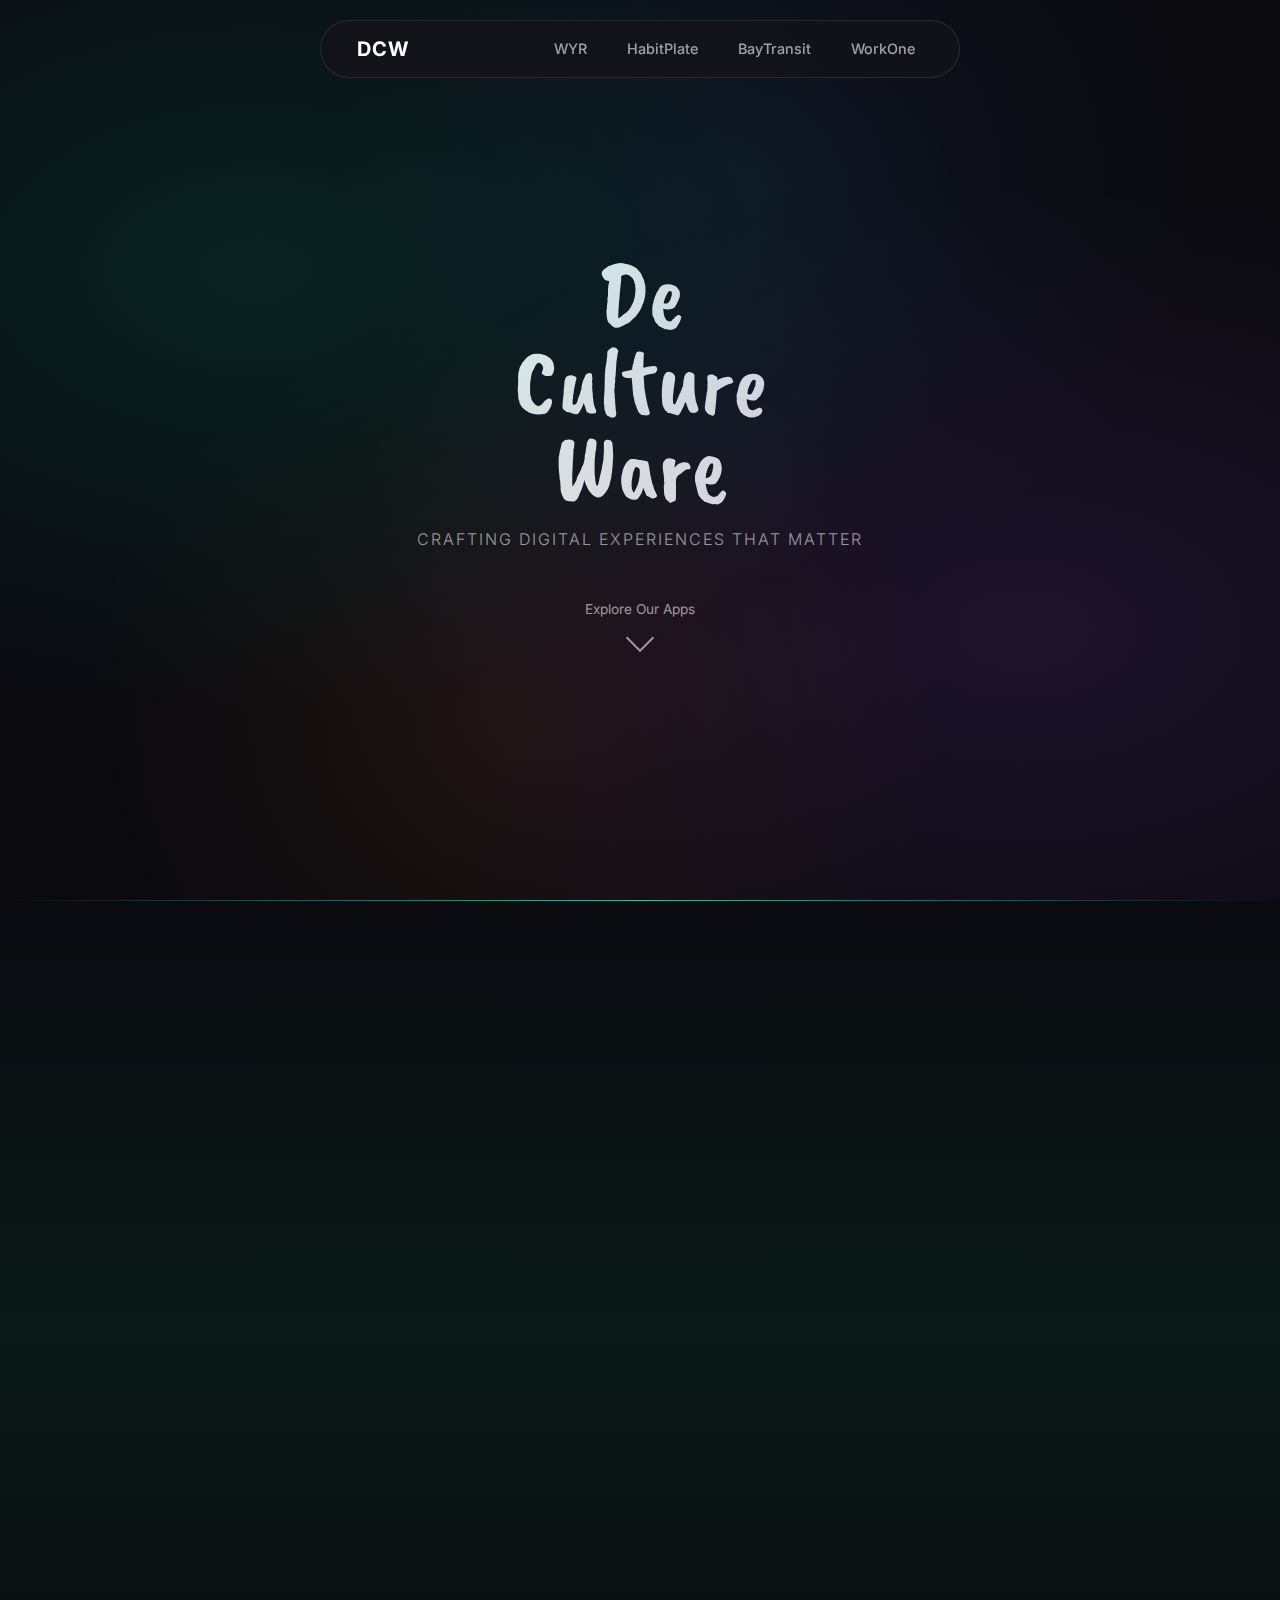
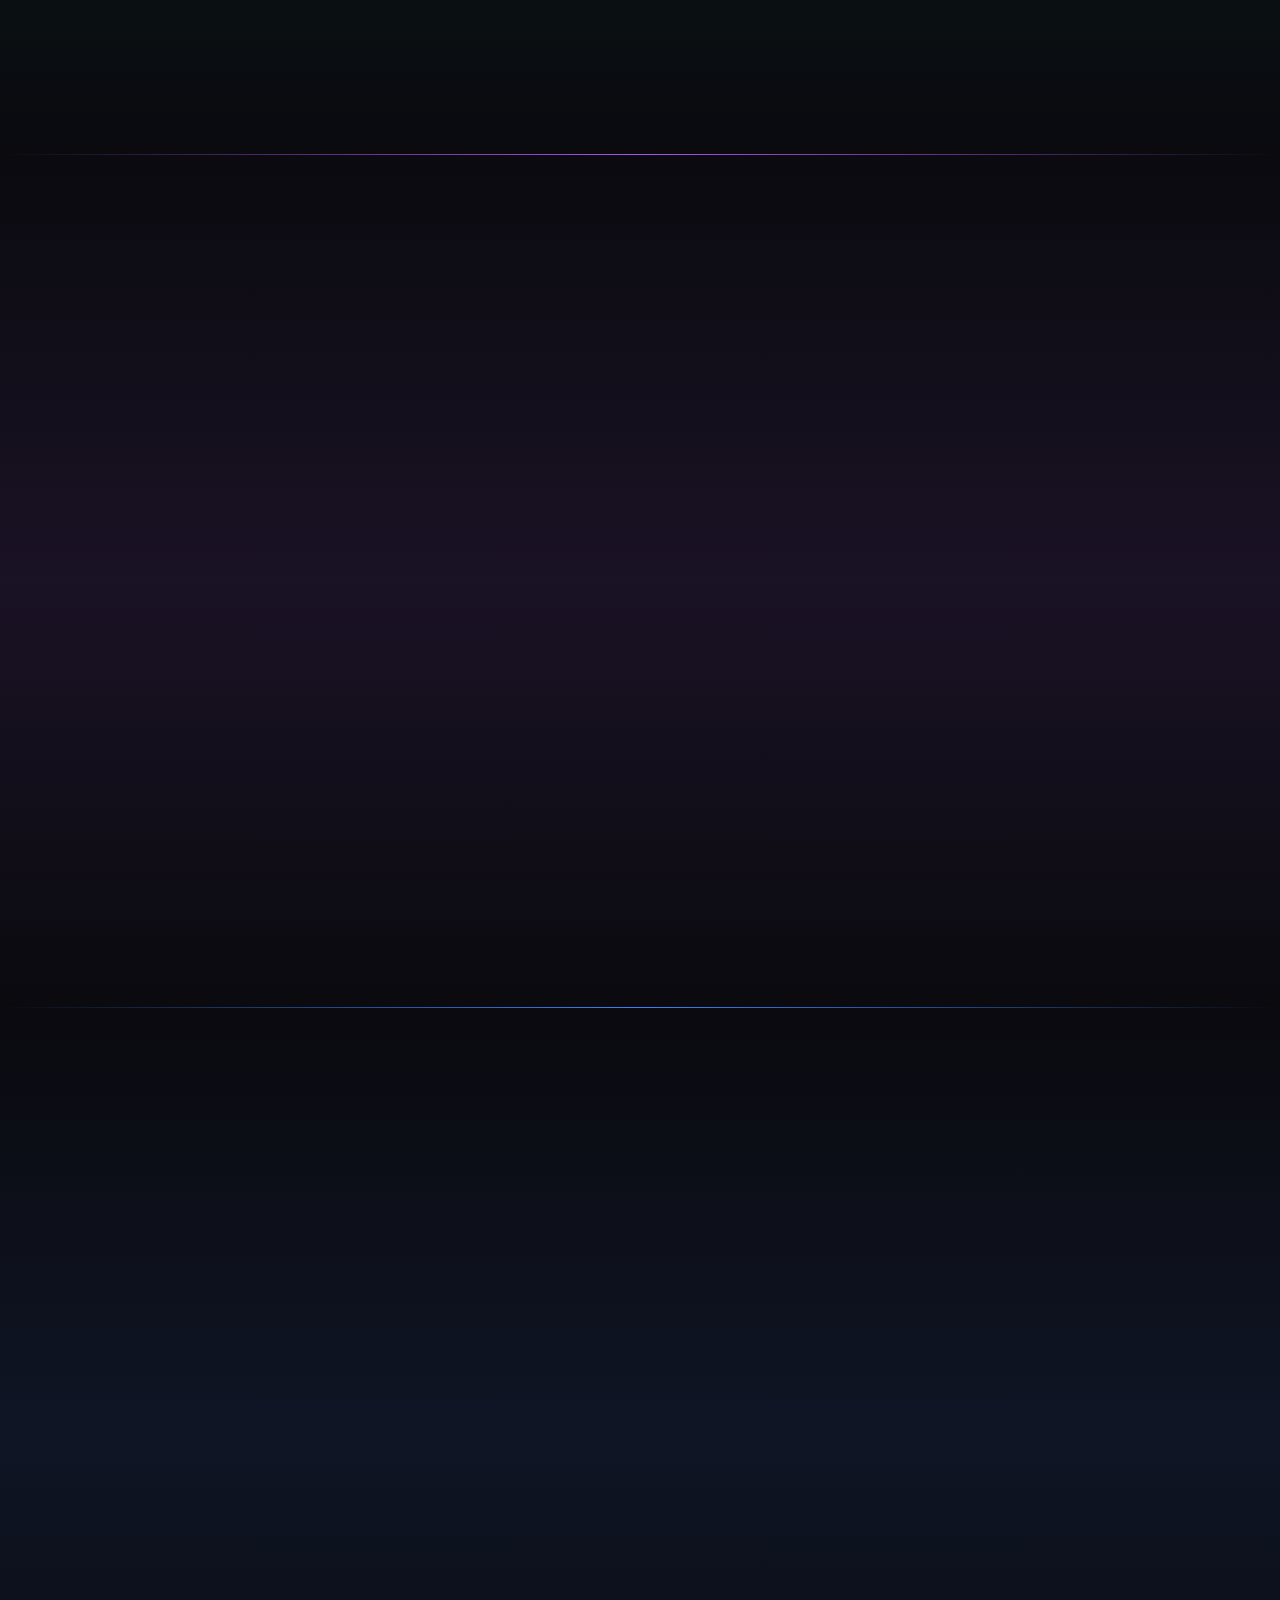
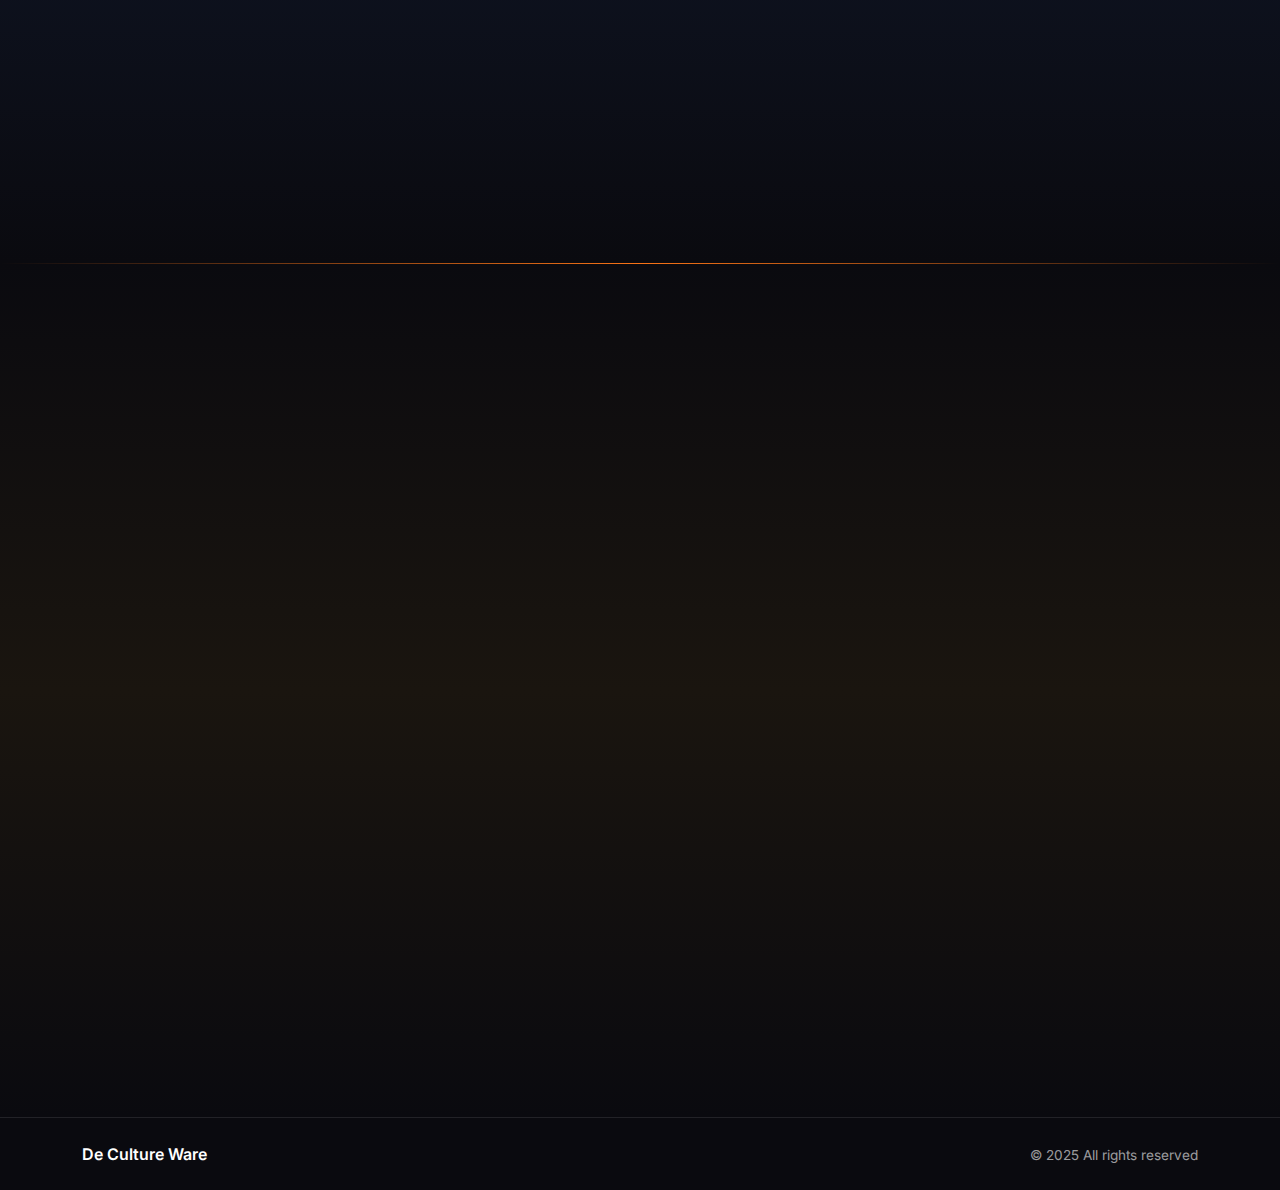
<file: index.html>
<!DOCTYPE html>
<html lang="en">
<head>
    <meta charset="UTF-8">
    <meta name="viewport" content="width=device-width, initial-scale=1.0">
    <title>De Culture Ware</title>
    <!-- Bootstrap CSS -->
    <link href="https://cdn.jsdelivr.net/npm/bootstrap@5.3.2/dist/css/bootstrap.min.css" rel="stylesheet">
    <!-- Google Fonts -->
    <link rel="preconnect" href="https://fonts.googleapis.com">
    <link rel="preconnect" href="https://fonts.gstatic.com" crossorigin>
    <link href="https://fonts.googleapis.com/css2?family=Caveat+Brush&family=Inter:wght@300;400;500;600;700&display=swap" rel="stylesheet">
    <!-- Custom CSS -->
    <link rel="stylesheet" href="style.css">
</head>
<body data-bs-spy="scroll" data-bs-target="#mainNav">

    <!-- Navigation -->
    <nav id="mainNav" class="navbar navbar-expand-lg navbar-dark fixed-top floating-nav">
        <div class="container-fluid">
            <a class="navbar-brand" href="#hero">DCW</a>
            <button class="navbar-toggler border-0" type="button" data-bs-toggle="collapse" data-bs-target="#navbarNav">
                <span class="navbar-toggler-icon"></span>
            </button>
            <div class="collapse navbar-collapse" id="navbarNav">
                <ul class="navbar-nav ms-auto gap-2 gap-md-4">
                    <li class="nav-item"><a class="nav-link" href="#wyr">WYR</a></li>
                    <li class="nav-item"><a class="nav-link" href="#habitplate">HabitPlate</a></li>
                    <li class="nav-item"><a class="nav-link" href="#baytransit">BayTransit</a></li>
                    <li class="nav-item"><a class="nav-link" href="#workone">WorkOne</a></li>
                </ul>
            </div>
        </div>
    </nav>

    <!-- Hero Section -->
    <section id="hero" class="hero-section d-flex align-items-center justify-content-center min-vh-100">
        <div class="container text-center">
            <h1 class="brand-title mb-3">
                <span class="word d-block" data-original="De" data-hover="Design">De</span>
                <span class="word d-block" data-original="Culture" data-hover="Culture">Culture</span>
                <span class="word d-block" data-original="Ware" data-hover="Software">Ware</span>
            </h1>
            <p class="tagline text-uppercase mb-5">Crafting digital experiences that matter</p>
            <div class="scroll-indicator">
                <span class="d-block mb-2">Explore Our Apps</span>
                <div class="scroll-arrow mx-auto"></div>
            </div>
        </div>
        <div class="hero-bg"></div>
    </section>

    <!-- WYR Section -->
    <section id="wyr" class="app-section wyr-theme py-5">
        <div class="container py-lg-5">
            <div class="row align-items-center g-4 g-lg-5">
                <div class="col-lg-6">
                    <span class="badge app-badge teal mb-3">Running App</span>
                    <h2 class="app-title mb-3">Where You Run</h2>
                    <p class="app-description mb-4">Track your running routes and stats with precision. Visualize your journey, analyze your performance, and push your limits.</p>
                    <a href="https://apps.apple.com/us/app/where-you-run/id6754036352" target="_blank" class="btn btn-app teal">
                        <svg class="me-2" width="20" height="20" viewBox="0 0 24 24" fill="currentColor"><path d="M18.71 19.5c-.83 1.24-1.71 2.45-3.05 2.47-1.34.03-1.77-.79-3.29-.79-1.53 0-2 .77-3.27.82-1.31.05-2.3-1.32-3.14-2.53C4.25 17 2.94 12.45 4.7 9.39c.87-1.52 2.43-2.48 4.12-2.51 1.28-.02 2.5.87 3.29.87.78 0 2.26-1.07 3.81-.91.65.03 2.47.26 3.64 1.98-.09.06-2.17 1.28-2.15 3.81.03 3.02 2.65 4.03 2.68 4.04-.03.07-.42 1.44-1.38 2.83M13 3.5c.73-.83 1.94-1.46 2.94-1.5.13 1.17-.34 2.35-1.04 3.19-.69.85-1.83 1.51-2.95 1.42-.15-1.15.41-2.35 1.05-3.11z"/></svg>
                        Download on App Store
                    </a>
                </div>
                <div class="col-lg-6">
                    <div class="gallery-wrapper">
                        <div class="gallery-track" id="wyr-gallery">
                            <img src="wyr/images/WYR-0.jpg" alt="WYR Screenshot" class="gallery-img">
                            <img src="wyr/images/WYR-1.jpg" alt="WYR Screenshot" class="gallery-img">
                            <img src="wyr/images/WYR-2.jpg" alt="WYR Screenshot" class="gallery-img">
                            <img src="wyr/images/WYR-3.jpg" alt="WYR Screenshot" class="gallery-img">
                            <img src="wyr/images/WYR-4.jpg" alt="WYR Screenshot" class="gallery-img">
                            <img src="wyr/images/WYR-5.jpg" alt="WYR Screenshot" class="gallery-img">
                        </div>
                        <div class="gallery-controls mt-3">
                            <button class="btn btn-gallery me-2" onclick="scrollGallery('wyr-gallery', -1)">
                                <svg width="20" height="20" viewBox="0 0 24 24" fill="none" stroke="currentColor" stroke-width="2"><path d="M15 18l-6-6 6-6"/></svg>
                            </button>
                            <button class="btn btn-gallery" onclick="scrollGallery('wyr-gallery', 1)">
                                <svg width="20" height="20" viewBox="0 0 24 24" fill="none" stroke="currentColor" stroke-width="2"><path d="M9 18l6-6-6-6"/></svg>
                            </button>
                        </div>
                    </div>
                </div>
            </div>
            <div class="row mt-5">
                <div class="col-12">
                    <div class="app-links d-flex justify-content-center gap-4 pt-4">
                        <a href="wyr/privacy.html">Privacy Policy</a>
                        <a href="wyr/terms.html">Terms & Conditions</a>
                        <a href="wyr/contact.html">Contact</a>
                    </div>
                </div>
            </div>
        </div>
    </section>

    <!-- HabitPlate Section -->
    <section id="habitplate" class="app-section habitplate-theme py-5">
        <div class="container py-lg-5">
            <div class="row align-items-center g-4 g-lg-5">
                <div class="col-lg-6 order-lg-2">
                    <span class="badge app-badge purple mb-3">Habit Tracker</span>
                    <h2 class="app-title mb-3">HabitPlate</h2>
                    <p class="app-description mb-4">Track your habits, transform your life. Build lasting routines with beautiful visualizations and smart reminders.</p>
                    <a href="https://apps.apple.com/us/app/habitplate/id6753604162" target="_blank" class="btn btn-app purple">
                        <svg class="me-2" width="20" height="20" viewBox="0 0 24 24" fill="currentColor"><path d="M18.71 19.5c-.83 1.24-1.71 2.45-3.05 2.47-1.34.03-1.77-.79-3.29-.79-1.53 0-2 .77-3.27.82-1.31.05-2.3-1.32-3.14-2.53C4.25 17 2.94 12.45 4.7 9.39c.87-1.52 2.43-2.48 4.12-2.51 1.28-.02 2.5.87 3.29.87.78 0 2.26-1.07 3.81-.91.65.03 2.47.26 3.64 1.98-.09.06-2.17 1.28-2.15 3.81.03 3.02 2.65 4.03 2.68 4.04-.03.07-.42 1.44-1.38 2.83M13 3.5c.73-.83 1.94-1.46 2.94-1.5.13 1.17-.34 2.35-1.04 3.19-.69.85-1.83 1.51-2.95 1.42-.15-1.15.41-2.35 1.05-3.11z"/></svg>
                        Download on App Store
                    </a>
                </div>
                <div class="col-lg-6 order-lg-1">
                    <div class="gallery-wrapper">
                        <div class="gallery-track" id="habitplate-gallery">
                            <img src="habitplate/images/AppStore-1.jpg" alt="HabitPlate Screenshot" class="gallery-img">
                            <img src="habitplate/images/AppStore-2.jpg" alt="HabitPlate Screenshot" class="gallery-img">
                            <img src="habitplate/images/AppStore-3.jpg" alt="HabitPlate Screenshot" class="gallery-img">
                            <img src="habitplate/images/AppStore-4.jpg" alt="HabitPlate Screenshot" class="gallery-img">
                            <img src="habitplate/images/AppStore-5.jpg" alt="HabitPlate Screenshot" class="gallery-img">
                        </div>
                        <div class="gallery-controls mt-3">
                            <button class="btn btn-gallery me-2" onclick="scrollGallery('habitplate-gallery', -1)">
                                <svg width="20" height="20" viewBox="0 0 24 24" fill="none" stroke="currentColor" stroke-width="2"><path d="M15 18l-6-6 6-6"/></svg>
                            </button>
                            <button class="btn btn-gallery" onclick="scrollGallery('habitplate-gallery', 1)">
                                <svg width="20" height="20" viewBox="0 0 24 24" fill="none" stroke="currentColor" stroke-width="2"><path d="M9 18l6-6-6-6"/></svg>
                            </button>
                        </div>
                    </div>
                </div>
            </div>
            <div class="row mt-5">
                <div class="col-12">
                    <div class="app-links d-flex justify-content-center gap-4 pt-4">
                        <a href="habitplate/privacy.html">Privacy Policy</a>
                        <a href="habitplate/terms.html">Terms & Conditions</a>
                        <a href="habitplate/contact.html">Contact</a>
                    </div>
                </div>
            </div>
        </div>
    </section>

    <!-- BayTransit Section -->
    <section id="baytransit" class="app-section baytransit-theme py-5">
        <div class="container py-lg-5">
            <div class="row align-items-center g-4 g-lg-5">
                <div class="col-lg-6">
                    <span class="badge app-badge blue mb-3">Transit App</span>
                    <h2 class="app-title mb-3">BayTransit</h2>
                    <p class="app-description mb-4">Smart transit tracking for the Bay Area. Real-time arrivals, trip planning, and service alerts all in one beautiful interface.</p>
                    <a href="https://apps.apple.com/us/app/bay-transit/id1644622451" target="_blank" class="btn btn-app blue">
                        <svg class="me-2" width="20" height="20" viewBox="0 0 24 24" fill="currentColor"><path d="M18.71 19.5c-.83 1.24-1.71 2.45-3.05 2.47-1.34.03-1.77-.79-3.29-.79-1.53 0-2 .77-3.27.82-1.31.05-2.3-1.32-3.14-2.53C4.25 17 2.94 12.45 4.7 9.39c.87-1.52 2.43-2.48 4.12-2.51 1.28-.02 2.5.87 3.29.87.78 0 2.26-1.07 3.81-.91.65.03 2.47.26 3.64 1.98-.09.06-2.17 1.28-2.15 3.81.03 3.02 2.65 4.03 2.68 4.04-.03.07-.42 1.44-1.38 2.83M13 3.5c.73-.83 1.94-1.46 2.94-1.5.13 1.17-.34 2.35-1.04 3.19-.69.85-1.83 1.51-2.95 1.42-.15-1.15.41-2.35 1.05-3.11z"/></svg>
                        Download on App Store
                    </a>
                </div>
                <div class="col-lg-6">
                    <div class="gallery-wrapper">
                        <div class="gallery-track" id="baytransit-gallery">
                            <img src="baytransit/images/AppStore-1.png" alt="BayTransit Screenshot" class="gallery-img">
                            <img src="baytransit/images/AppStore-2.png" alt="BayTransit Screenshot" class="gallery-img">
                            <img src="baytransit/images/AppStore-3.png" alt="BayTransit Screenshot" class="gallery-img">
                            <img src="baytransit/images/AppStore-4.png" alt="BayTransit Screenshot" class="gallery-img">
                            <img src="baytransit/images/AppStore-5.png" alt="BayTransit Screenshot" class="gallery-img">
                        </div>
                        <div class="gallery-controls mt-3">
                            <button class="btn btn-gallery me-2" onclick="scrollGallery('baytransit-gallery', -1)">
                                <svg width="20" height="20" viewBox="0 0 24 24" fill="none" stroke="currentColor" stroke-width="2"><path d="M15 18l-6-6 6-6"/></svg>
                            </button>
                            <button class="btn btn-gallery" onclick="scrollGallery('baytransit-gallery', 1)">
                                <svg width="20" height="20" viewBox="0 0 24 24" fill="none" stroke="currentColor" stroke-width="2"><path d="M9 18l6-6-6-6"/></svg>
                            </button>
                        </div>
                    </div>
                </div>
            </div>
            <div class="row mt-5">
                <div class="col-12">
                    <div class="app-links d-flex justify-content-center gap-4 pt-4">
                        <a href="baytransit/privacy.html">Privacy Policy</a>
                        <a href="baytransit/terms.html">Terms & Conditions</a>
                        <a href="baytransit/contact.html">Contact</a>
                    </div>
                </div>
            </div>
        </div>
    </section>

    <!-- WorkOne Section -->
    <section id="workone" class="app-section workone-theme py-5">
        <div class="container py-lg-5">
            <div class="row align-items-center g-4 g-lg-5">
                <div class="col-lg-6 order-lg-2">
                    <span class="badge app-badge orange mb-3">Productivity</span>
                    <h2 class="app-title mb-3">WorkOne</h2>
                    <p class="app-description mb-4">Productivity reimagined. Streamline your workflow, manage tasks effortlessly, and achieve more with less effort.</p>
                    <a href="https://apps.apple.com/us/app/workone/id6502869186" target="_blank" class="btn btn-app orange">
                        <svg class="me-2" width="20" height="20" viewBox="0 0 24 24" fill="currentColor"><path d="M18.71 19.5c-.83 1.24-1.71 2.45-3.05 2.47-1.34.03-1.77-.79-3.29-.79-1.53 0-2 .77-3.27.82-1.31.05-2.3-1.32-3.14-2.53C4.25 17 2.94 12.45 4.7 9.39c.87-1.52 2.43-2.48 4.12-2.51 1.28-.02 2.5.87 3.29.87.78 0 2.26-1.07 3.81-.91.65.03 2.47.26 3.64 1.98-.09.06-2.17 1.28-2.15 3.81.03 3.02 2.65 4.03 2.68 4.04-.03.07-.42 1.44-1.38 2.83M13 3.5c.73-.83 1.94-1.46 2.94-1.5.13 1.17-.34 2.35-1.04 3.19-.69.85-1.83 1.51-2.95 1.42-.15-1.15.41-2.35 1.05-3.11z"/></svg>
                        Download on App Store
                    </a>
                </div>
                <div class="col-lg-6 order-lg-1">
                    <div class="gallery-wrapper">
                        <div class="gallery-track" id="workone-gallery">
                            <img src="workone/images/AppStore-1.png" alt="WorkOne Screenshot" class="gallery-img">
                            <img src="workone/images/AppStore-2.png" alt="WorkOne Screenshot" class="gallery-img">
                            <img src="workone/images/AppStore-3.png" alt="WorkOne Screenshot" class="gallery-img">
                            <img src="workone/images/AppStore-4.png" alt="WorkOne Screenshot" class="gallery-img">
                            <img src="workone/images/AppStore-5.png" alt="WorkOne Screenshot" class="gallery-img">
                            <img src="workone/images/AppStore-6.png" alt="WorkOne Screenshot" class="gallery-img">
                        </div>
                        <div class="gallery-controls mt-3">
                            <button class="btn btn-gallery me-2" onclick="scrollGallery('workone-gallery', -1)">
                                <svg width="20" height="20" viewBox="0 0 24 24" fill="none" stroke="currentColor" stroke-width="2"><path d="M15 18l-6-6 6-6"/></svg>
                            </button>
                            <button class="btn btn-gallery" onclick="scrollGallery('workone-gallery', 1)">
                                <svg width="20" height="20" viewBox="0 0 24 24" fill="none" stroke="currentColor" stroke-width="2"><path d="M9 18l6-6-6-6"/></svg>
                            </button>
                        </div>
                    </div>
                </div>
            </div>
            <div class="row mt-5">
                <div class="col-12">
                    <div class="app-links d-flex justify-content-center gap-4 pt-4">
                        <a href="workone/privacy.html">Privacy Policy</a>
                        <a href="workone/terms.html">Terms & Conditions</a>
                        <a href="workone/contact.html">Contact</a>
                    </div>
                </div>
            </div>
        </div>
    </section>

    <!-- Footer -->
    <footer class="footer py-4">
        <div class="container">
            <div class="row align-items-center">
                <div class="col-md-6 text-center text-md-start">
                    <span class="footer-brand">De Culture Ware</span>
                </div>
                <div class="col-md-6 text-center text-md-end mt-2 mt-md-0">
                    <span class="footer-copy">&copy; 2025 All rights reserved</span>
                </div>
            </div>
        </div>
    </footer>

    <!-- Bootstrap JS -->
    <script src="https://cdn.jsdelivr.net/npm/bootstrap@5.3.2/dist/js/bootstrap.bundle.min.js"></script>
    <!-- Custom JS -->
    <script src="script.js"></script>
</body>
</html>
</file>
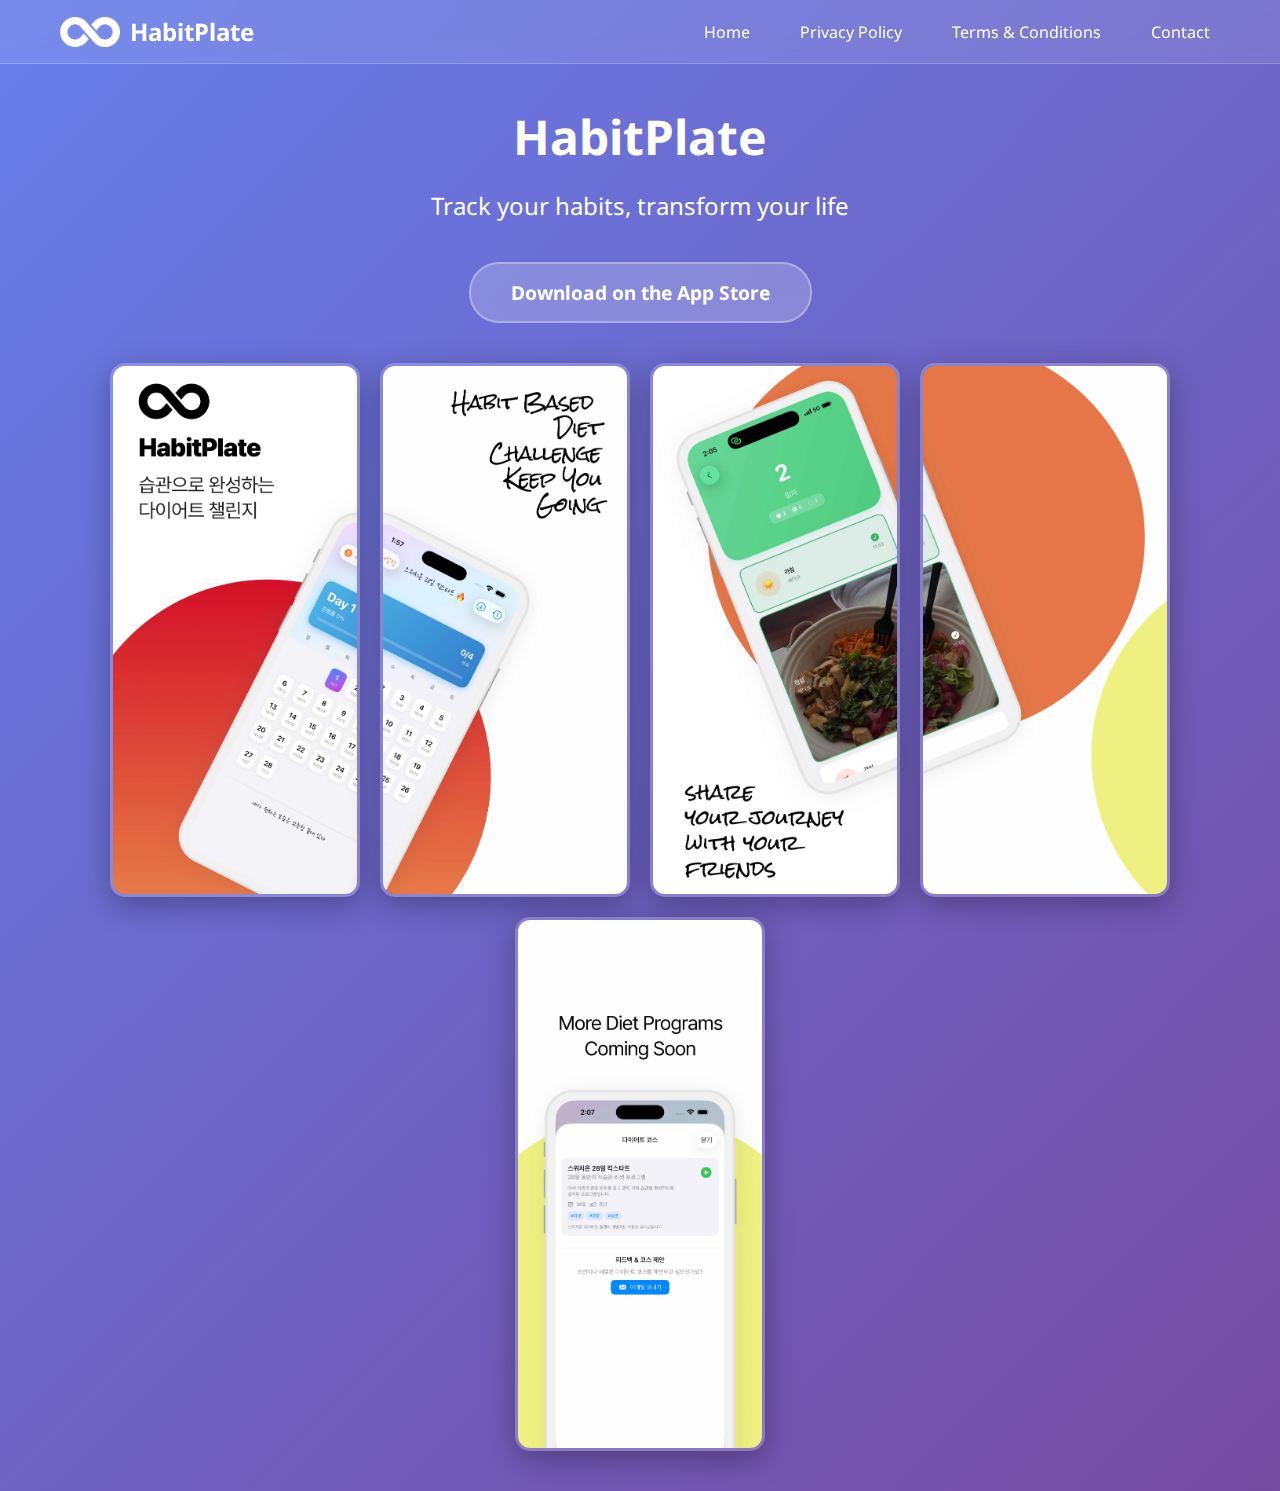
<file: habitplate/index.html>
<!DOCTYPE html>
<html lang="en">
<head>
    <meta charset="UTF-8">
    <meta name="viewport" content="width=device-width, initial-scale=1.0">
    <title>Habitplate</title>
    <link rel="preconnect" href="https://fonts.googleapis.com">
    <link rel="preconnect" href="https://fonts.gstatic.com" crossorigin>
    <link href="https://fonts.googleapis.com/css2?family=Noto+Sans:wght@400;700&display=swap" rel="stylesheet">
    <link rel="stylesheet" href="style.css">
</head>
<body>
    <nav class="toolbar">
        <div class="toolbar-content">
            <div class="logo">
                <img src="images/infinity-white.png" alt="HabitPlate Logo" class="logo-img">
                <span>HabitPlate</span>
            </div>
            <ul class="nav-links">
                <li><a href="index.html">Home</a></li>
                <li><a href="privacy.html">Privacy Policy</a></li>
                <li><a href="terms.html">Terms & Conditions</a></li>
                <li><a href="contact.html">Contact</a></li>
            </ul>
        </div>
    </nav>
    <div class="container">
        <h1>HabitPlate</h1>
            <span class="accent-dot"></span>
        <p>Track your habits, transform your life</p>

        <a href="https://apps.apple.com/us/app/habitplate/id6753604162" target="_blank" class="download-btn">
            Download on the App Store
        </a>

        <div class="gallery">
            <img src="images/AppStore-1.jpg" alt="Screenshot 1" class="screenshot">
            <img src="images/AppStore-2.jpg" alt="Screenshot 2" class="screenshot">
            <img src="images/AppStore-3.jpg" alt="Screenshot 3" class="screenshot">
            <img src="images/AppStore-4.jpg" alt="Screenshot 4" class="screenshot">
            <img src="images/AppStore-5.jpg" alt="Screenshot 5" class="screenshot">
        </div>
    </div>
    <script src="script.js"></script>
</body>
</html>
</file>
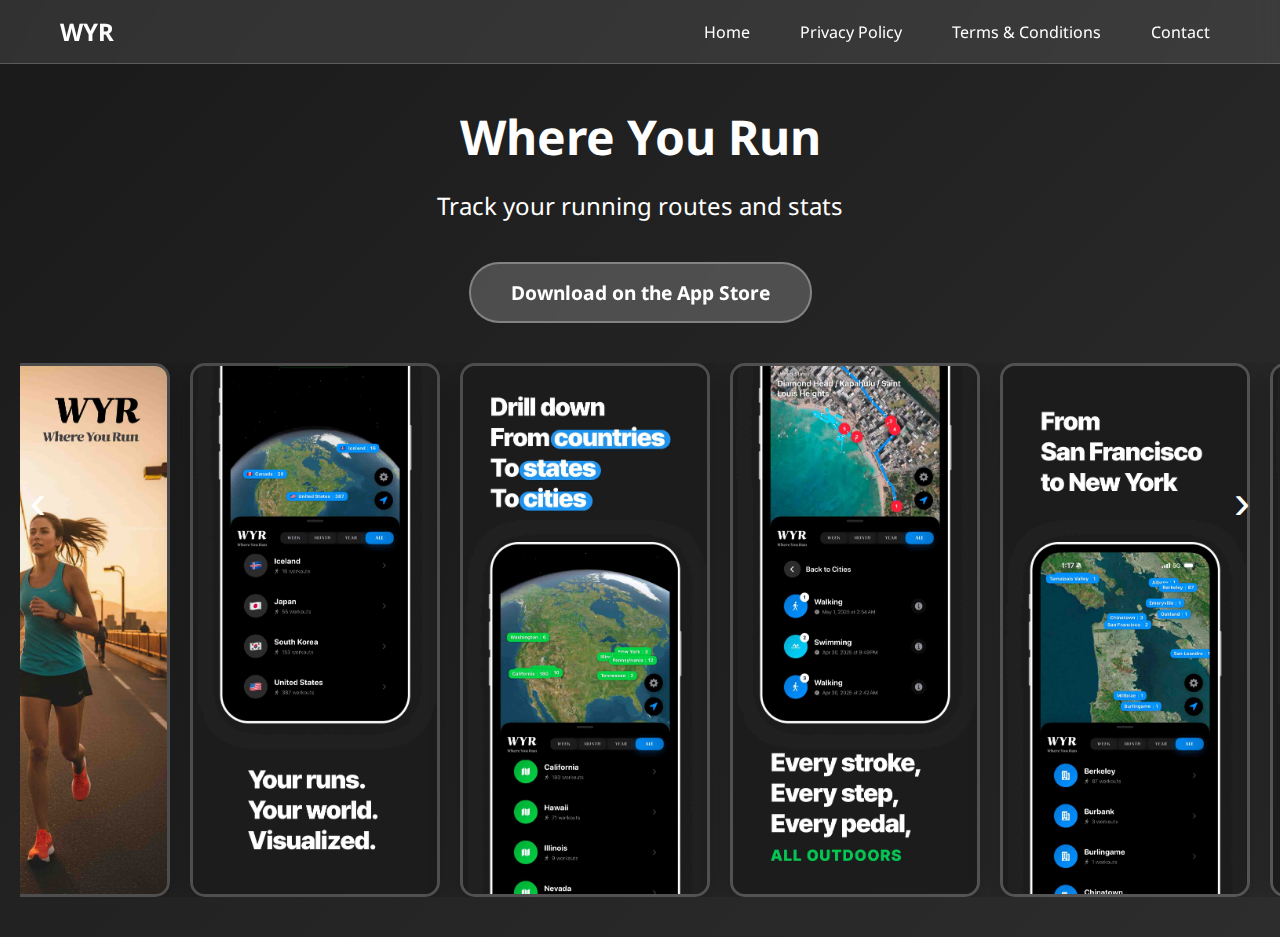
<file: wyr/index.html>
<!DOCTYPE html>
<html lang="en">
<head>
    <meta charset="UTF-8">
    <meta name="viewport" content="width=device-width, initial-scale=1.0">
    <title>WYR - Where You Run</title>
    <link rel="preconnect" href="https://fonts.googleapis.com">
    <link rel="preconnect" href="https://fonts.gstatic.com" crossorigin>
    <link href="https://fonts.googleapis.com/css2?family=Noto+Sans:wght@400;700&display=swap" rel="stylesheet">
    <link rel="stylesheet" href="style.css">
</head>
<body>
    <nav class="toolbar">
        <div class="toolbar-content">
            <div class="logo">
                <span>WYR</span>
            </div>
            <ul class="nav-links">
                <li><a href="/">Home</a></li>
                <li><a href="privacy.html">Privacy Policy</a></li>
                <li><a href="terms.html">Terms & Conditions</a></li>
                <li><a href="contact.html">Contact</a></li>
            </ul>
        </div>
    </nav>
    <div class="container">
        <h1>Where You Run</h1>
            <span class="accent-dot"></span>
        <p>Track your running routes and stats</p>

        <a href="https://apps.apple.com/us/app/where-you-run/id6754036352" target="_blank" class="download-btn">
            Download on the App Store
        </a>

        <button class="gallery-btn gallery-btn-left" onclick="scrollGallery(-1)">‹</button>
        <div class="gallery" id="gallery">
            <img src="images/WYR-0.jpg" alt="Screenshot 0" class="screenshot">
            <img src="images/WYR-1.jpg" alt="Screenshot 1" class="screenshot">
            <img src="images/WYR-2.jpg" alt="Screenshot 2" class="screenshot">
            <img src="images/WYR-3.jpg" alt="Screenshot 3" class="screenshot">
            <img src="images/WYR-4.jpg" alt="Screenshot 4" class="screenshot">
            <img src="images/WYR-5.jpg" alt="Screenshot 5" class="screenshot">
        </div>
        <button class="gallery-btn gallery-btn-right" onclick="scrollGallery(1)">›</button>
    </div>
    <script>
        function scrollGallery(direction) {
            const gallery = document.getElementById('gallery');
            const scrollAmount = 270; // width of image (250px) + gap (20px)
            gallery.scrollBy({
                left: direction * scrollAmount,
                behavior: 'smooth'
            });
        }
    </script>
    </div>
</body>
</html>
</file>
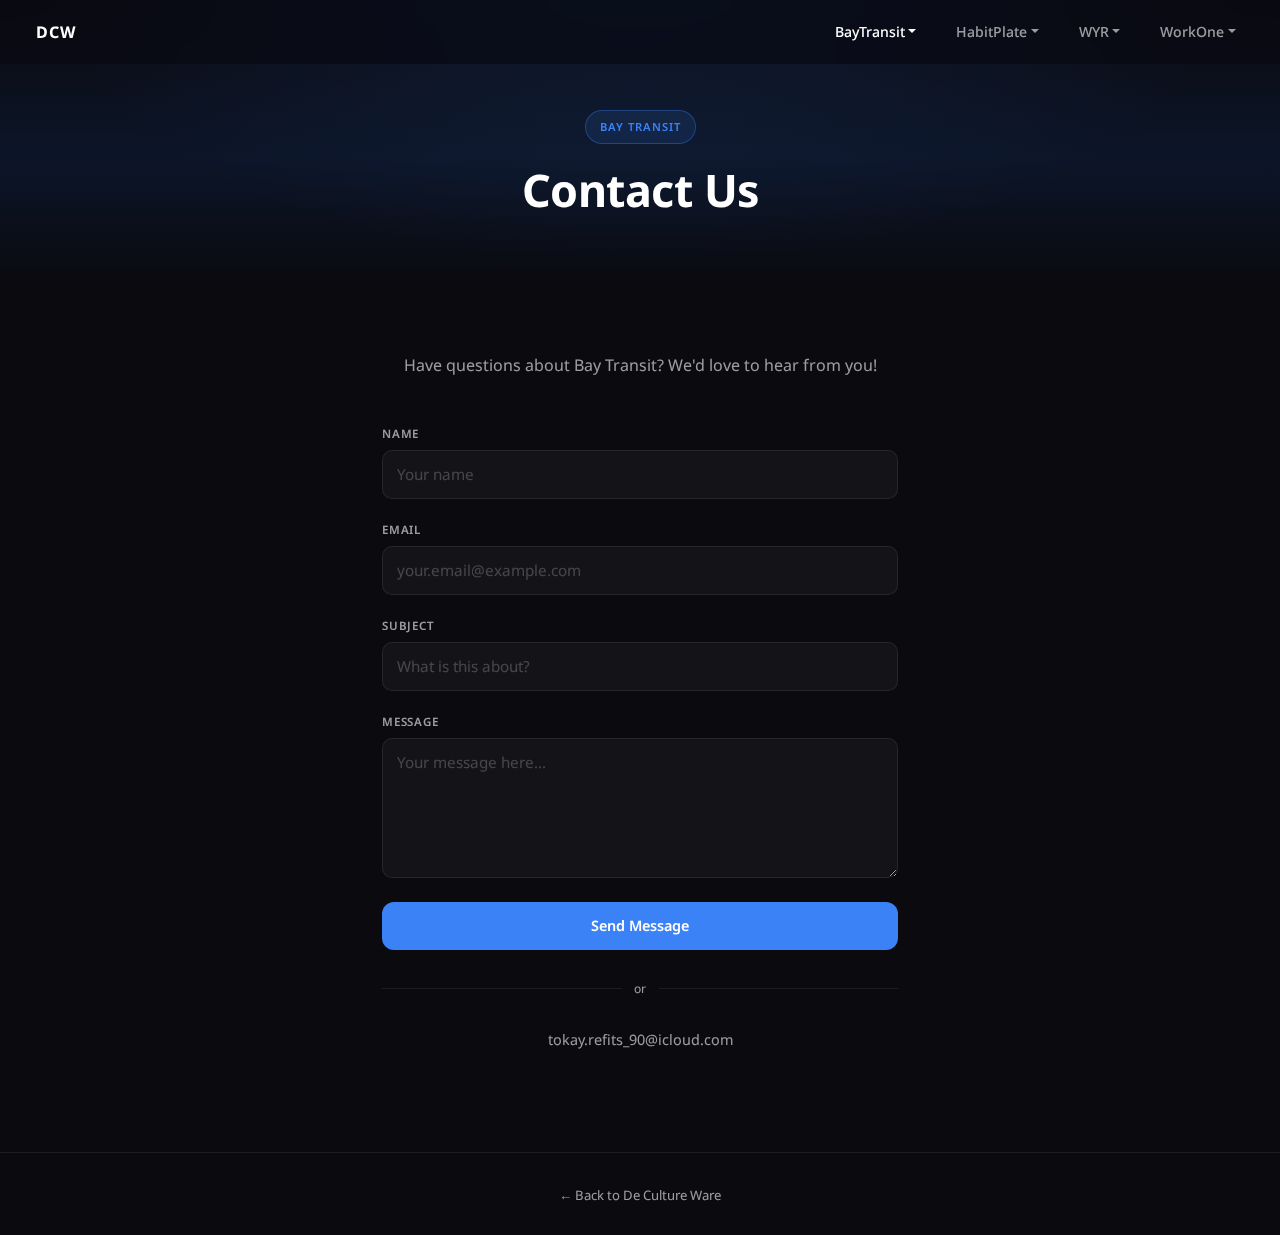
<file: baytransit/contact.html>
<!DOCTYPE html>
<html lang="en">
<head>
    <meta charset="UTF-8">
    <meta name="viewport" content="width=device-width, initial-scale=1.0">
    <title>Contact - Bay Transit</title>
    <link href="https://cdn.jsdelivr.net/npm/bootstrap@5.3.2/dist/css/bootstrap.min.css" rel="stylesheet">
    <link rel="preconnect" href="https://fonts.googleapis.com">
    <link rel="preconnect" href="https://fonts.gstatic.com" crossorigin>
    <link href="https://fonts.googleapis.com/css2?family=Noto+Sans:wght@300;400;500;600;700&display=swap" rel="stylesheet">
    <link rel="stylesheet" href="../subpage.css">
</head>
<body>
    <!-- Navigation -->
    <script src="../navbar.js"></script>

    <header class="page-header blue">
        <div class="container">
            <span class="sp-badge blue">Bay Transit</span>
            <h1>Contact Us</h1>
        </div>
    </header>

    <main class="content-container blue-accent">
        <div class="container">
            <div class="row justify-content-center">
                <div class="col-lg-6 contact-wrap">
                    <div class="contact-intro">
                        <p>Have questions about Bay Transit? We'd love to hear from you!</p>
                    </div>

                        <form class="contact-form" id="contactForm">
                            <div class="mb-3">
                                <label for="name" class="form-label">Name</label>
                                <input type="text" class="form-control" id="name" name="name" placeholder="Your name" required>
                            </div>

                            <div class="mb-3">
                                <label for="email" class="form-label">Email</label>
                                <input type="email" class="form-control" id="email" name="email" placeholder="your.email@example.com" required>
                            </div>

                            <div class="mb-3">
                                <label for="subject" class="form-label">Subject</label>
                                <input type="text" class="form-control" id="subject" name="subject" placeholder="What is this about?" required>
                            </div>

                            <div class="mb-4">
                                <label for="message" class="form-label">Message</label>
                                <textarea class="form-control" id="message" name="message" placeholder="Your message here..." required></textarea>
                            </div>

                            <div class="d-grid">
                                <button type="submit" class="btn btn-submit blue">Send Message</button>
                            </div>
                        </form>

                    <div class="contact-divider">or</div>
                    <a href="mailto:tokay.refits_90@icloud.com" class="contact-email-link">tokay.refits_90@icloud.com</a>
                </div>
            </div>
        </div>
    </main>

    <footer class="subpage-footer">
        <div class="container">
            <a href="../index.html">&larr; Back to De Culture Ware</a>
        </div>
    </footer>

    <script src="https://cdn.jsdelivr.net/npm/bootstrap@5.3.2/dist/js/bootstrap.bundle.min.js"></script>
    <script>
        document.getElementById('contactForm').addEventListener('submit', function(e) {
            e.preventDefault();
            const name = document.getElementById('name').value;
            const email = document.getElementById('email').value;
            const subject = document.getElementById('subject').value;
            const message = document.getElementById('message').value;
            const mailtoLink = `mailto:tokay.refits_90@icloud.com?subject=${encodeURIComponent(subject)}&body=${encodeURIComponent('Name: ' + name + '\nEmail: ' + email + '\n\nMessage:\n' + message)}`;
            window.location.href = mailtoLink;
        });
    </script>
</body>
</html>
</file>
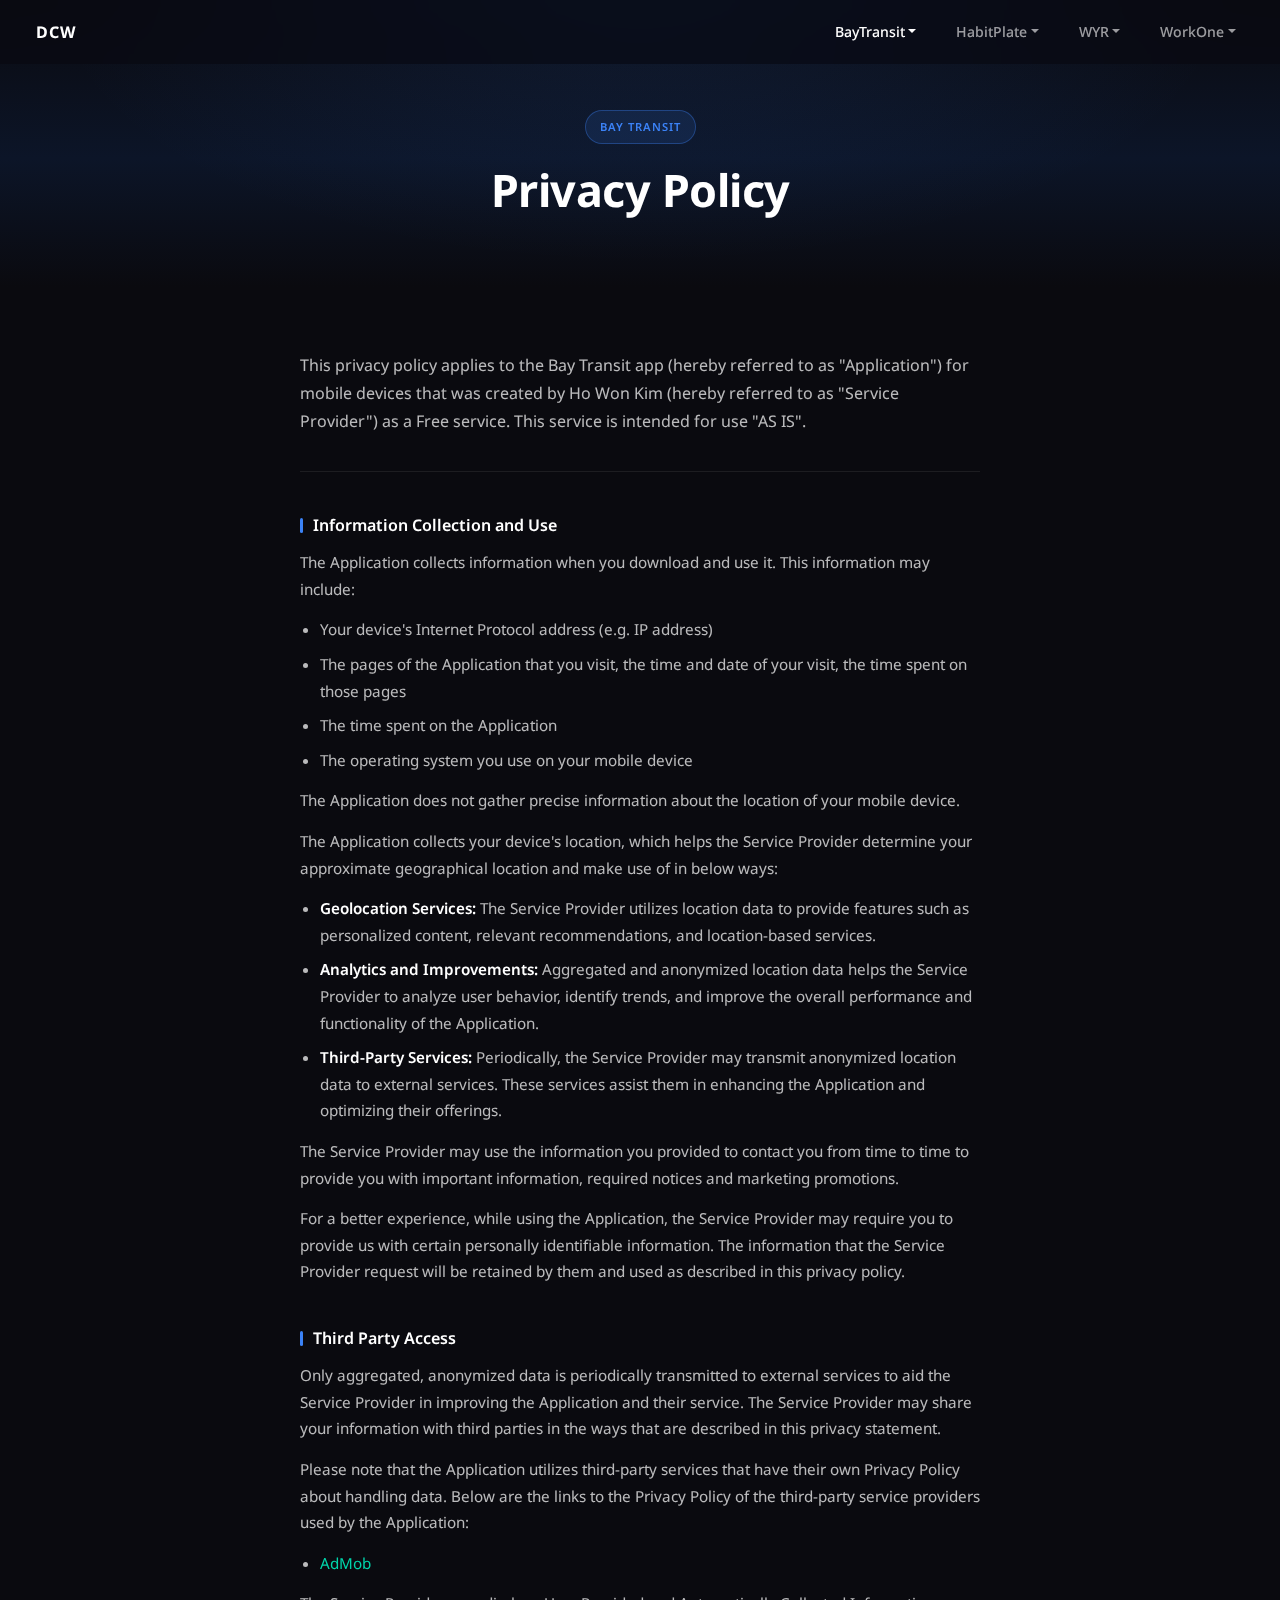
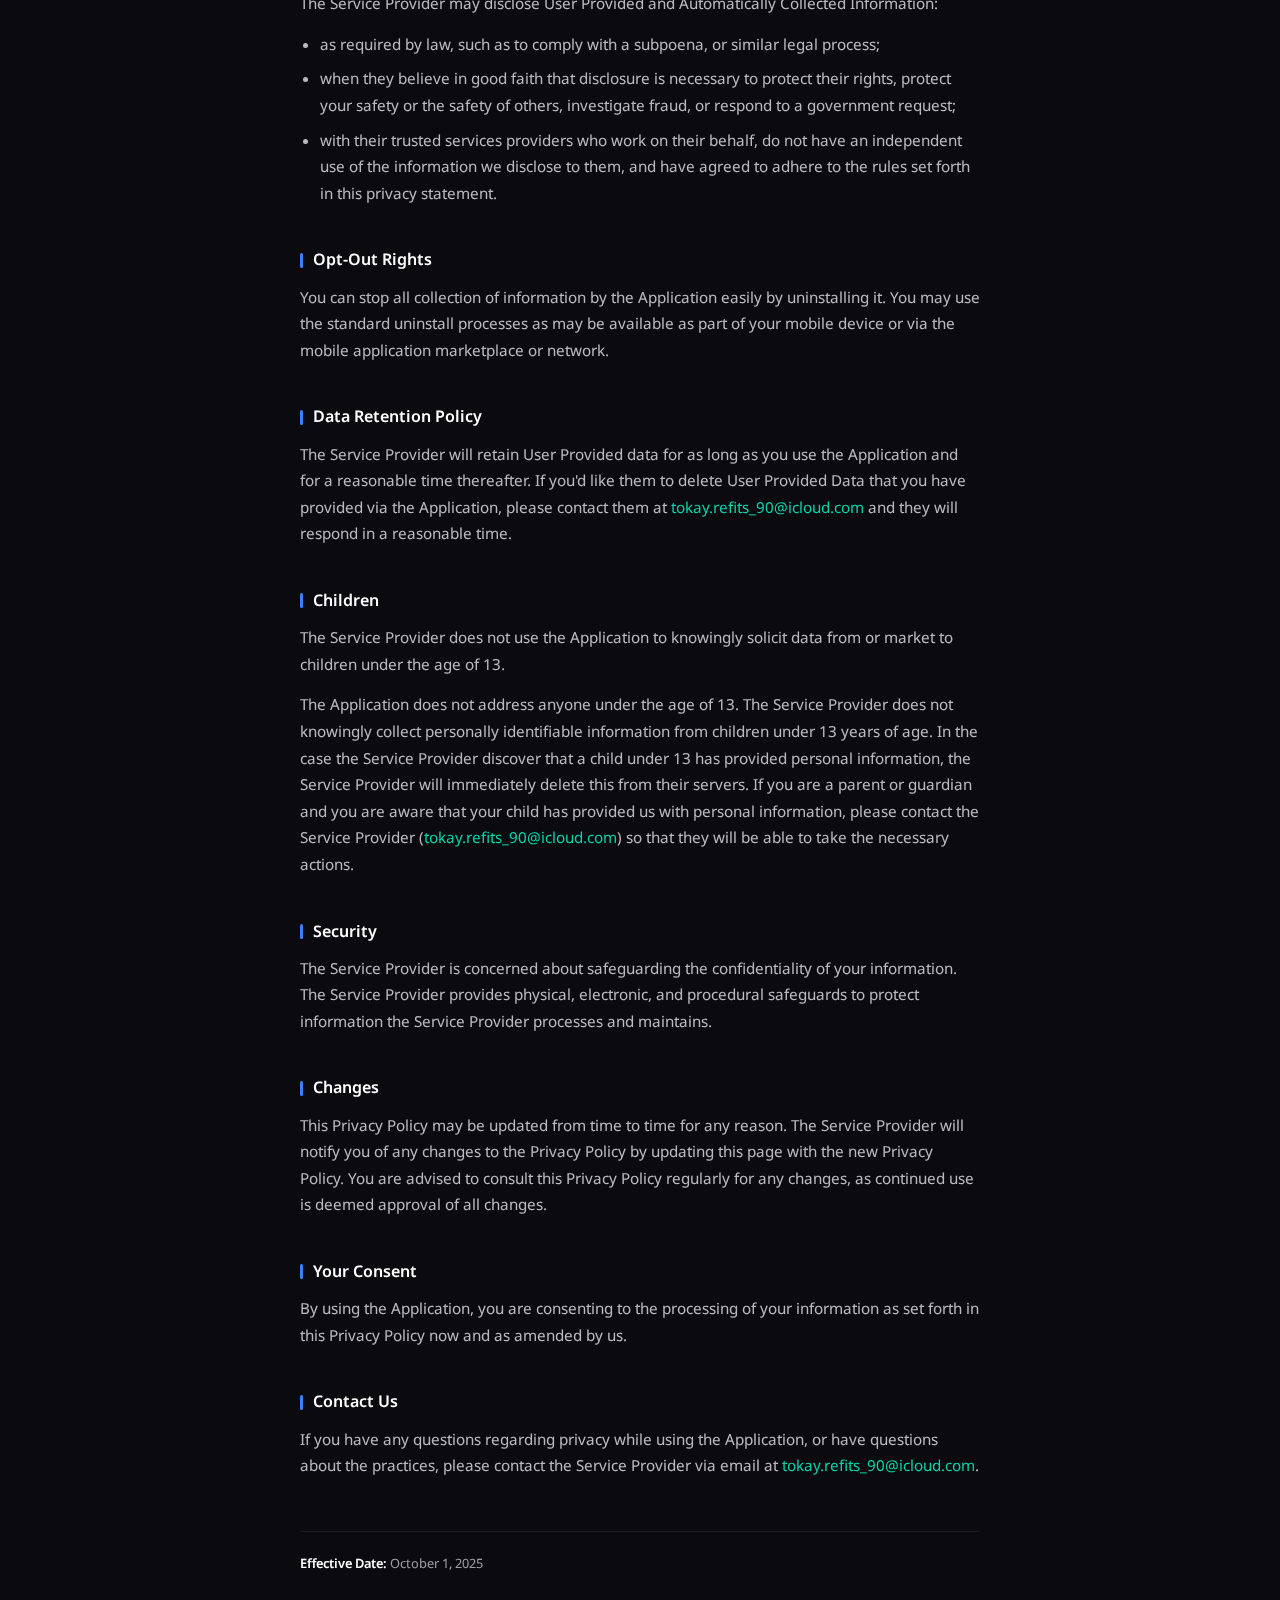
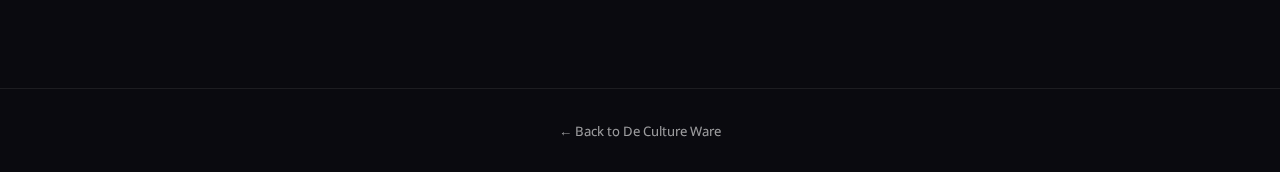
<file: baytransit/privacy.html>
<!DOCTYPE html>
<html lang="en">
<head>
    <meta charset="UTF-8">
    <meta name="viewport" content="width=device-width, initial-scale=1.0">
    <title>Privacy Policy - Bay Transit</title>
    <link href="https://cdn.jsdelivr.net/npm/bootstrap@5.3.2/dist/css/bootstrap.min.css" rel="stylesheet">
    <link rel="preconnect" href="https://fonts.googleapis.com">
    <link rel="preconnect" href="https://fonts.gstatic.com" crossorigin>
    <link href="https://fonts.googleapis.com/css2?family=Noto+Sans:wght@300;400;500;600;700&display=swap" rel="stylesheet">
    <link rel="stylesheet" href="../subpage.css">
</head>
<body>
    <!-- Navigation -->
    <script src="../navbar.js"></script>

    <header class="page-header blue">
        <div class="container">
            <span class="sp-badge blue">Bay Transit</span>
            <h1>Privacy Policy</h1>
        </div>
    </header>

    <main class="content-container blue-accent">
        <div class="container">
            <div class="row justify-content-center">
                <div class="col-lg-8">
                        <div class="policy-content">
                            <p>This privacy policy applies to the Bay Transit app (hereby referred to as "Application") for mobile devices that was created by Ho Won Kim (hereby referred to as "Service Provider") as a Free service. This service is intended for use "AS IS".</p>

                            <h2>Information Collection and Use</h2>
                            <p>The Application collects information when you download and use it. This information may include:</p>
                            <ul>
                                <li>Your device's Internet Protocol address (e.g. IP address)</li>
                                <li>The pages of the Application that you visit, the time and date of your visit, the time spent on those pages</li>
                                <li>The time spent on the Application</li>
                                <li>The operating system you use on your mobile device</li>
                            </ul>
                            <p>The Application does not gather precise information about the location of your mobile device.</p>
                            <p>The Application collects your device's location, which helps the Service Provider determine your approximate geographical location and make use of in below ways:</p>
                            <ul>
                                <li><strong>Geolocation Services:</strong> The Service Provider utilizes location data to provide features such as personalized content, relevant recommendations, and location-based services.</li>
                                <li><strong>Analytics and Improvements:</strong> Aggregated and anonymized location data helps the Service Provider to analyze user behavior, identify trends, and improve the overall performance and functionality of the Application.</li>
                                <li><strong>Third-Party Services:</strong> Periodically, the Service Provider may transmit anonymized location data to external services. These services assist them in enhancing the Application and optimizing their offerings.</li>
                            </ul>
                            <p>The Service Provider may use the information you provided to contact you from time to time to provide you with important information, required notices and marketing promotions.</p>
                            <p>For a better experience, while using the Application, the Service Provider may require you to provide us with certain personally identifiable information. The information that the Service Provider request will be retained by them and used as described in this privacy policy.</p>

                            <h2>Third Party Access</h2>
                            <p>Only aggregated, anonymized data is periodically transmitted to external services to aid the Service Provider in improving the Application and their service. The Service Provider may share your information with third parties in the ways that are described in this privacy statement.</p>
                            <p>Please note that the Application utilizes third-party services that have their own Privacy Policy about handling data. Below are the links to the Privacy Policy of the third-party service providers used by the Application:</p>
                            <ul>
                                <li><a href="https://support.google.com/admob/answer/6128543?hl=en" target="_blank" rel="noopener noreferrer">AdMob</a></li>
                            </ul>
                            <p>The Service Provider may disclose User Provided and Automatically Collected Information:</p>
                            <ul>
                                <li>as required by law, such as to comply with a subpoena, or similar legal process;</li>
                                <li>when they believe in good faith that disclosure is necessary to protect their rights, protect your safety or the safety of others, investigate fraud, or respond to a government request;</li>
                                <li>with their trusted services providers who work on their behalf, do not have an independent use of the information we disclose to them, and have agreed to adhere to the rules set forth in this privacy statement.</li>
                            </ul>

                            <h2>Opt-Out Rights</h2>
                            <p>You can stop all collection of information by the Application easily by uninstalling it. You may use the standard uninstall processes as may be available as part of your mobile device or via the mobile application marketplace or network.</p>

                            <h2>Data Retention Policy</h2>
                            <p>The Service Provider will retain User Provided data for as long as you use the Application and for a reasonable time thereafter. If you'd like them to delete User Provided Data that you have provided via the Application, please contact them at <a href="mailto:tokay.refits_90@icloud.com">tokay.refits_90@icloud.com</a> and they will respond in a reasonable time.</p>

                            <h2>Children</h2>
                            <p>The Service Provider does not use the Application to knowingly solicit data from or market to children under the age of 13.</p>
                            <p>The Application does not address anyone under the age of 13. The Service Provider does not knowingly collect personally identifiable information from children under 13 years of age. In the case the Service Provider discover that a child under 13 has provided personal information, the Service Provider will immediately delete this from their servers. If you are a parent or guardian and you are aware that your child has provided us with personal information, please contact the Service Provider (<a href="mailto:tokay.refits_90@icloud.com">tokay.refits_90@icloud.com</a>) so that they will be able to take the necessary actions.</p>

                            <h2>Security</h2>
                            <p>The Service Provider is concerned about safeguarding the confidentiality of your information. The Service Provider provides physical, electronic, and procedural safeguards to protect information the Service Provider processes and maintains.</p>

                            <h2>Changes</h2>
                            <p>This Privacy Policy may be updated from time to time for any reason. The Service Provider will notify you of any changes to the Privacy Policy by updating this page with the new Privacy Policy. You are advised to consult this Privacy Policy regularly for any changes, as continued use is deemed approval of all changes.</p>

                            <h2>Your Consent</h2>
                            <p>By using the Application, you are consenting to the processing of your information as set forth in this Privacy Policy now and as amended by us.</p>

                            <h2>Contact Us</h2>
                            <p>If you have any questions regarding privacy while using the Application, or have questions about the practices, please contact the Service Provider via email at <a href="mailto:tokay.refits_90@icloud.com">tokay.refits_90@icloud.com</a>.</p>

                            <p class="effective-date"><strong>Effective Date:</strong> October 1, 2025</p>
                        </div>
                </div>
            </div>
        </div>
    </main>

    <footer class="subpage-footer">
        <div class="container">
            <a href="../index.html">&larr; Back to De Culture Ware</a>
        </div>
    </footer>

    <script src="https://cdn.jsdelivr.net/npm/bootstrap@5.3.2/dist/js/bootstrap.bundle.min.js"></script>
</body>
</html>
</file>
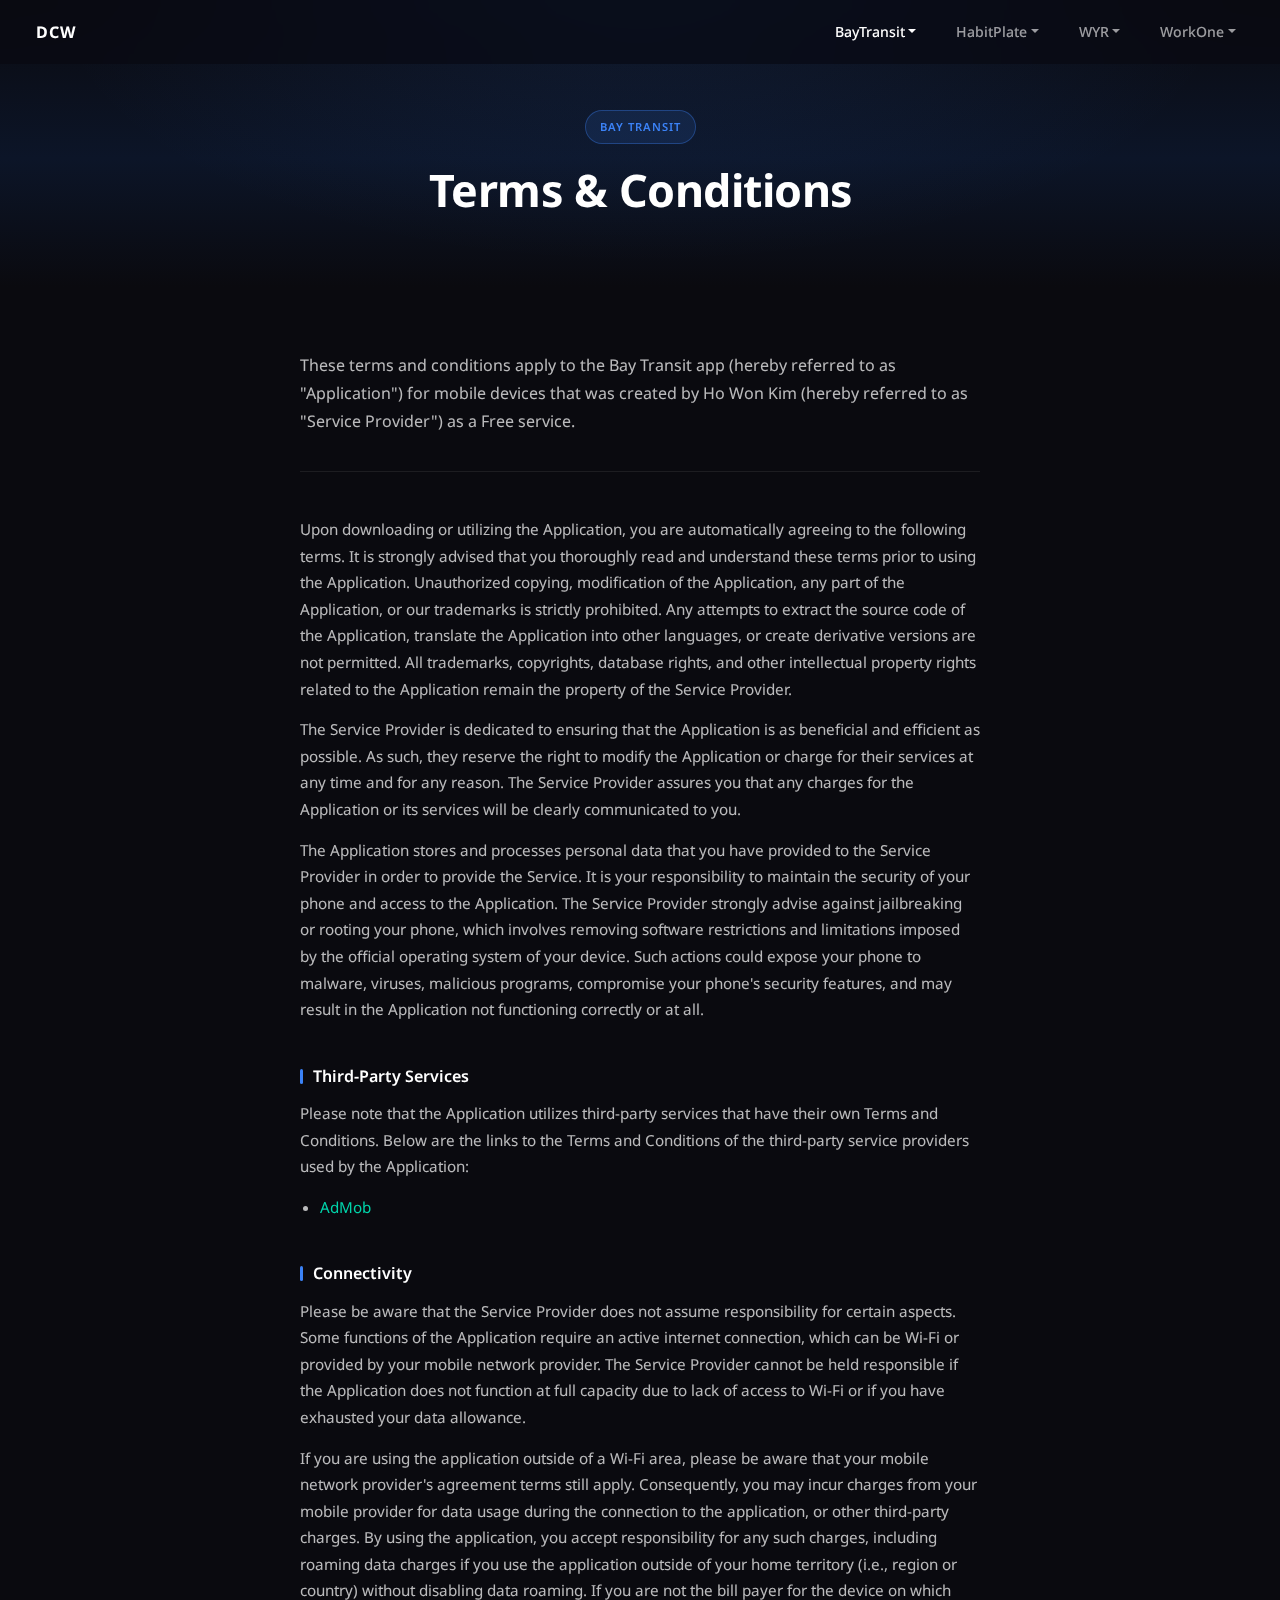
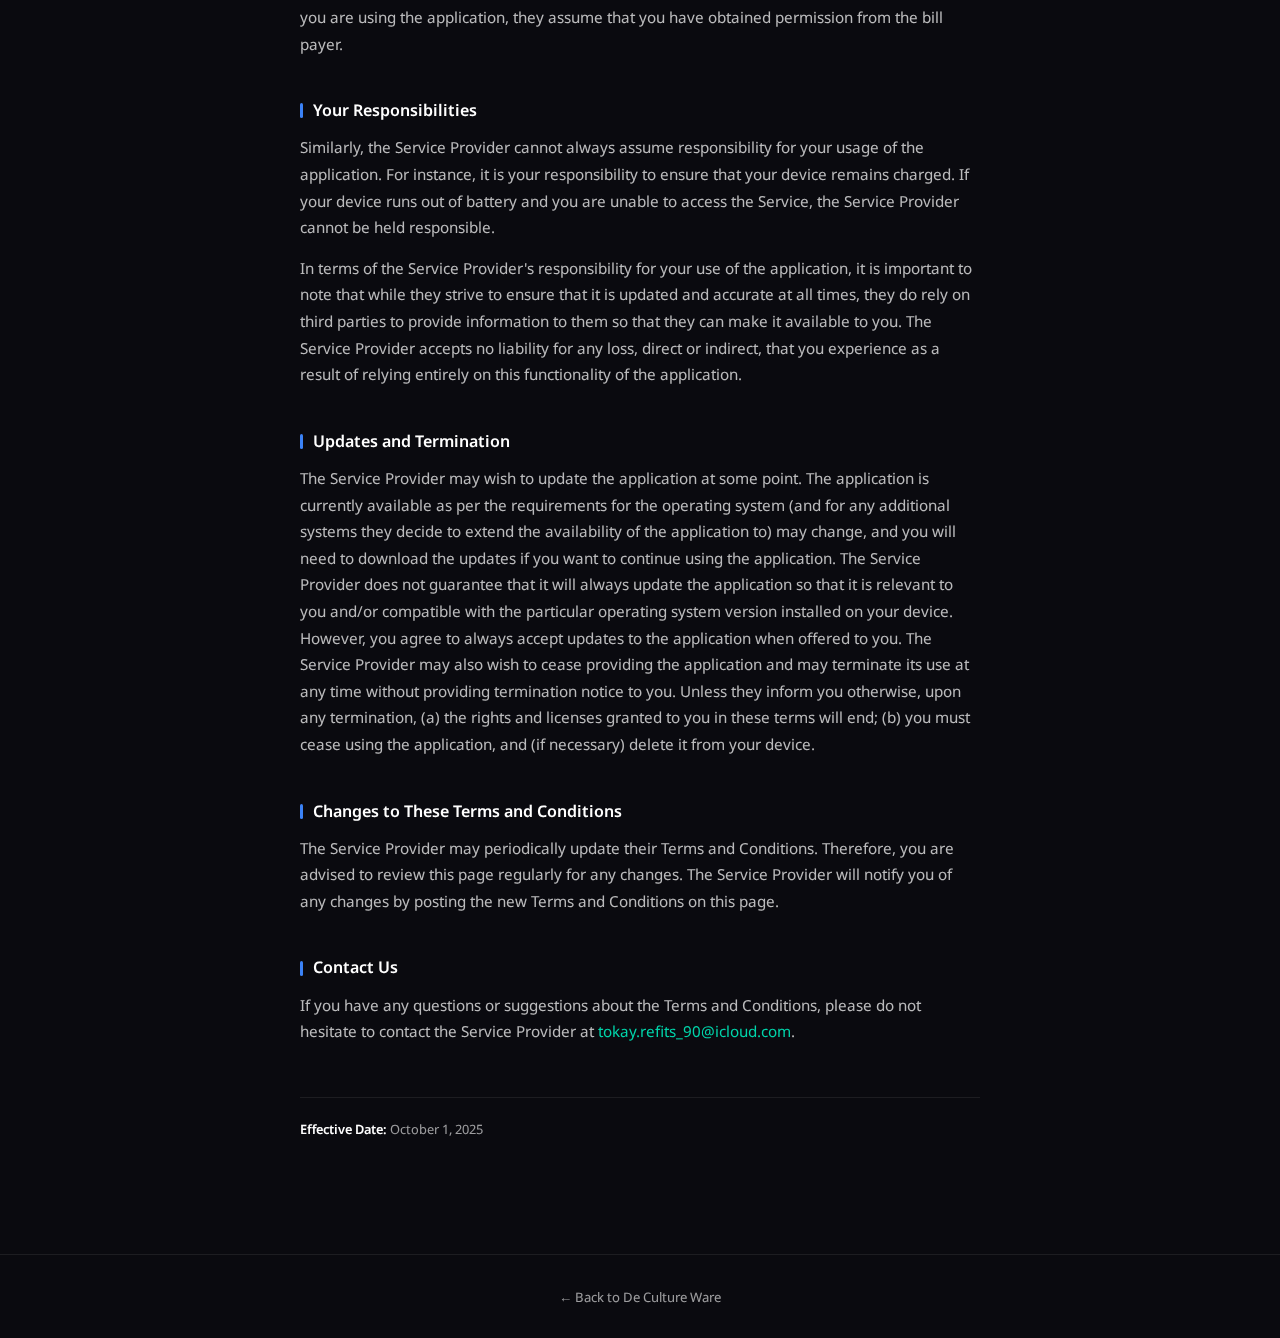
<file: baytransit/terms.html>
<!DOCTYPE html>
<html lang="en">
<head>
    <meta charset="UTF-8">
    <meta name="viewport" content="width=device-width, initial-scale=1.0">
    <title>Terms & Conditions - Bay Transit</title>
    <link href="https://cdn.jsdelivr.net/npm/bootstrap@5.3.2/dist/css/bootstrap.min.css" rel="stylesheet">
    <link rel="preconnect" href="https://fonts.googleapis.com">
    <link rel="preconnect" href="https://fonts.gstatic.com" crossorigin>
    <link href="https://fonts.googleapis.com/css2?family=Noto+Sans:wght@300;400;500;600;700&display=swap" rel="stylesheet">
    <link rel="stylesheet" href="../subpage.css">
</head>
<body>
    <!-- Navigation -->
    <script src="../navbar.js"></script>

    <header class="page-header blue">
        <div class="container">
            <span class="sp-badge blue">Bay Transit</span>
            <h1>Terms & Conditions</h1>
        </div>
    </header>

    <main class="content-container blue-accent">
        <div class="container">
            <div class="row justify-content-center">
                <div class="col-lg-8">
                        <div class="policy-content">
                            <p>These terms and conditions apply to the Bay Transit app (hereby referred to as "Application") for mobile devices that was created by Ho Won Kim (hereby referred to as "Service Provider") as a Free service.</p>

                            <p>Upon downloading or utilizing the Application, you are automatically agreeing to the following terms. It is strongly advised that you thoroughly read and understand these terms prior to using the Application. Unauthorized copying, modification of the Application, any part of the Application, or our trademarks is strictly prohibited. Any attempts to extract the source code of the Application, translate the Application into other languages, or create derivative versions are not permitted. All trademarks, copyrights, database rights, and other intellectual property rights related to the Application remain the property of the Service Provider.</p>

                            <p>The Service Provider is dedicated to ensuring that the Application is as beneficial and efficient as possible. As such, they reserve the right to modify the Application or charge for their services at any time and for any reason. The Service Provider assures you that any charges for the Application or its services will be clearly communicated to you.</p>

                            <p>The Application stores and processes personal data that you have provided to the Service Provider in order to provide the Service. It is your responsibility to maintain the security of your phone and access to the Application. The Service Provider strongly advise against jailbreaking or rooting your phone, which involves removing software restrictions and limitations imposed by the official operating system of your device. Such actions could expose your phone to malware, viruses, malicious programs, compromise your phone's security features, and may result in the Application not functioning correctly or at all.</p>

                            <h2>Third-Party Services</h2>
                            <p>Please note that the Application utilizes third-party services that have their own Terms and Conditions. Below are the links to the Terms and Conditions of the third-party service providers used by the Application:</p>
                            <ul>
                                <li><a href="https://developers.google.com/admob/terms" target="_blank" rel="noopener noreferrer">AdMob</a></li>
                            </ul>

                            <h2>Connectivity</h2>
                            <p>Please be aware that the Service Provider does not assume responsibility for certain aspects. Some functions of the Application require an active internet connection, which can be Wi-Fi or provided by your mobile network provider. The Service Provider cannot be held responsible if the Application does not function at full capacity due to lack of access to Wi-Fi or if you have exhausted your data allowance.</p>

                            <p>If you are using the application outside of a Wi-Fi area, please be aware that your mobile network provider's agreement terms still apply. Consequently, you may incur charges from your mobile provider for data usage during the connection to the application, or other third-party charges. By using the application, you accept responsibility for any such charges, including roaming data charges if you use the application outside of your home territory (i.e., region or country) without disabling data roaming. If you are not the bill payer for the device on which you are using the application, they assume that you have obtained permission from the bill payer.</p>

                            <h2>Your Responsibilities</h2>
                            <p>Similarly, the Service Provider cannot always assume responsibility for your usage of the application. For instance, it is your responsibility to ensure that your device remains charged. If your device runs out of battery and you are unable to access the Service, the Service Provider cannot be held responsible.</p>

                            <p>In terms of the Service Provider's responsibility for your use of the application, it is important to note that while they strive to ensure that it is updated and accurate at all times, they do rely on third parties to provide information to them so that they can make it available to you. The Service Provider accepts no liability for any loss, direct or indirect, that you experience as a result of relying entirely on this functionality of the application.</p>

                            <h2>Updates and Termination</h2>
                            <p>The Service Provider may wish to update the application at some point. The application is currently available as per the requirements for the operating system (and for any additional systems they decide to extend the availability of the application to) may change, and you will need to download the updates if you want to continue using the application. The Service Provider does not guarantee that it will always update the application so that it is relevant to you and/or compatible with the particular operating system version installed on your device. However, you agree to always accept updates to the application when offered to you. The Service Provider may also wish to cease providing the application and may terminate its use at any time without providing termination notice to you. Unless they inform you otherwise, upon any termination, (a) the rights and licenses granted to you in these terms will end; (b) you must cease using the application, and (if necessary) delete it from your device.</p>

                            <h2>Changes to These Terms and Conditions</h2>
                            <p>The Service Provider may periodically update their Terms and Conditions. Therefore, you are advised to review this page regularly for any changes. The Service Provider will notify you of any changes by posting the new Terms and Conditions on this page.</p>

                            <h2>Contact Us</h2>
                            <p>If you have any questions or suggestions about the Terms and Conditions, please do not hesitate to contact the Service Provider at <a href="mailto:tokay.refits_90@icloud.com">tokay.refits_90@icloud.com</a>.</p>

                            <p class="effective-date"><strong>Effective Date:</strong> October 1, 2025</p>
                        </div>
                </div>
            </div>
        </div>
    </main>

    <footer class="subpage-footer">
        <div class="container">
            <a href="../index.html">&larr; Back to De Culture Ware</a>
        </div>
    </footer>

    <script src="https://cdn.jsdelivr.net/npm/bootstrap@5.3.2/dist/js/bootstrap.bundle.min.js"></script>
</body>
</html>
</file>
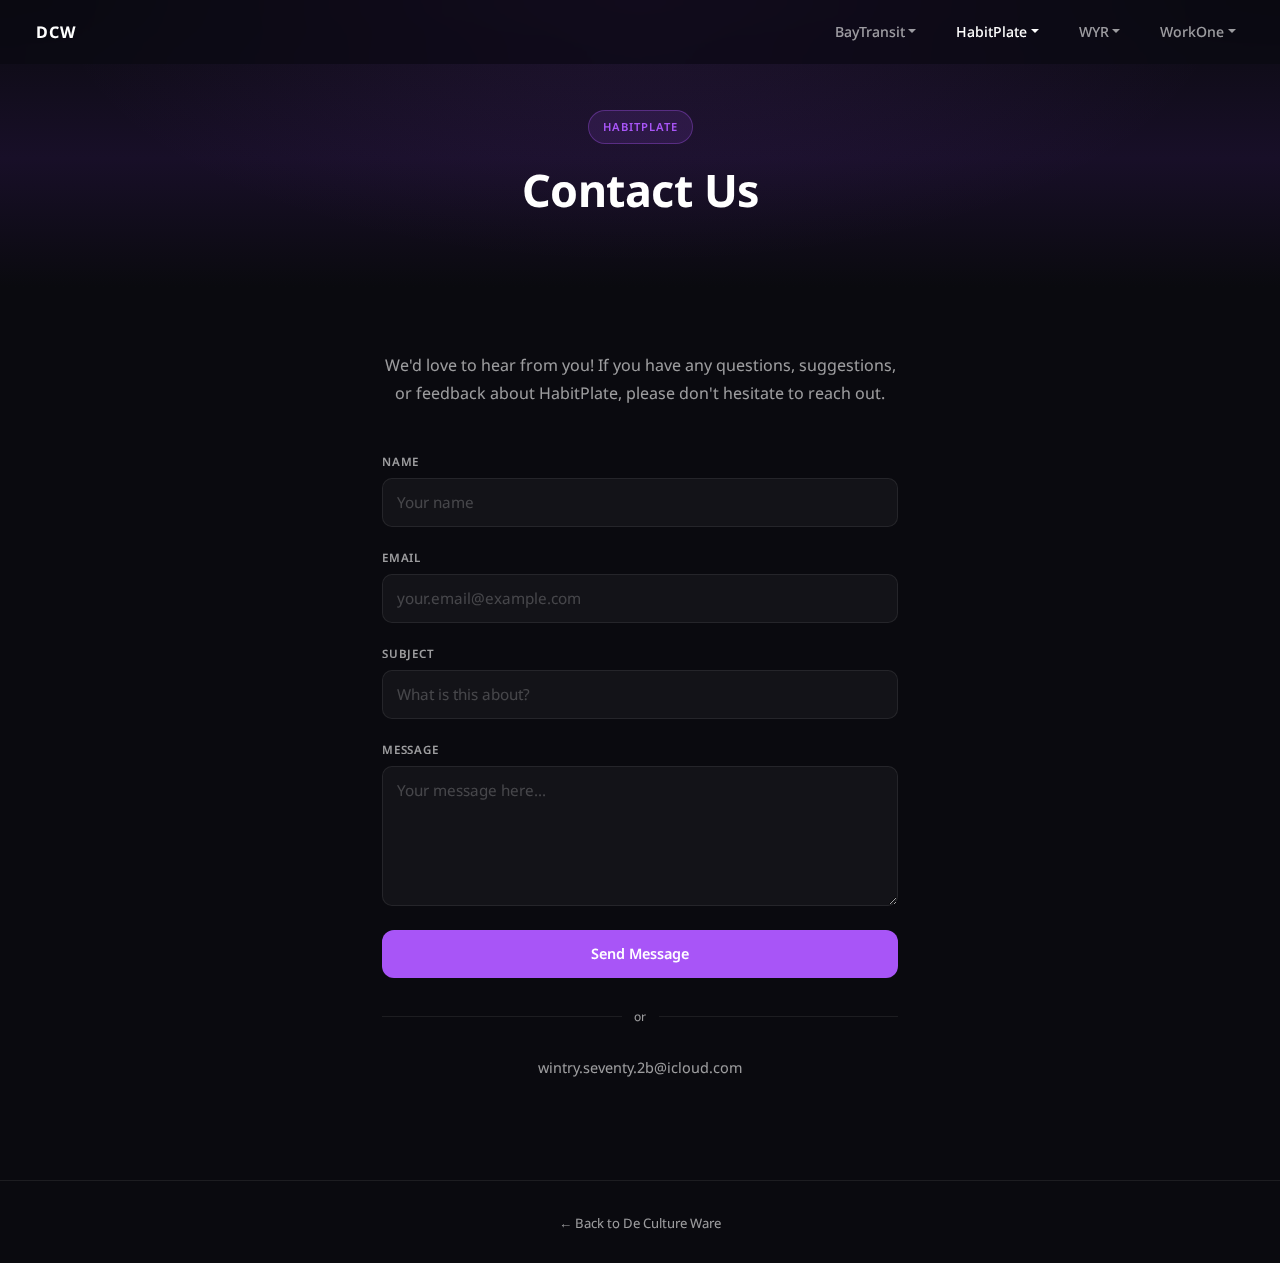
<file: habitplate/contact.html>
<!DOCTYPE html>
<html lang="en">
<head>
    <meta charset="UTF-8">
    <meta name="viewport" content="width=device-width, initial-scale=1.0">
    <title>Contact - HabitPlate</title>
    <link href="https://cdn.jsdelivr.net/npm/bootstrap@5.3.2/dist/css/bootstrap.min.css" rel="stylesheet">
    <link rel="preconnect" href="https://fonts.googleapis.com">
    <link rel="preconnect" href="https://fonts.gstatic.com" crossorigin>
    <link href="https://fonts.googleapis.com/css2?family=Noto+Sans:wght@300;400;500;600;700&display=swap" rel="stylesheet">
    <link rel="stylesheet" href="../subpage.css">
</head>
<body>
    <!-- Navigation -->
    <script src="../navbar.js"></script>

    <header class="page-header purple">
        <div class="container">
            <span class="sp-badge purple">HabitPlate</span>
            <h1>Contact Us</h1>
        </div>
    </header>

    <main class="content-container purple-accent">
        <div class="container">
            <div class="row justify-content-center">
                <div class="col-lg-6 contact-wrap">
                    <div class="contact-intro">
                        <p>We'd love to hear from you! If you have any questions, suggestions, or feedback about HabitPlate, please don't hesitate to reach out.</p>
                    </div>

                        <form class="contact-form" id="contactForm">
                            <div class="mb-3">
                                <label for="name" class="form-label">Name</label>
                                <input type="text" class="form-control" id="name" name="name" placeholder="Your name" required>
                            </div>

                            <div class="mb-3">
                                <label for="email" class="form-label">Email</label>
                                <input type="email" class="form-control" id="email" name="email" placeholder="your.email@example.com" required>
                            </div>

                            <div class="mb-3">
                                <label for="subject" class="form-label">Subject</label>
                                <input type="text" class="form-control" id="subject" name="subject" placeholder="What is this about?" required>
                            </div>

                            <div class="mb-4">
                                <label for="message" class="form-label">Message</label>
                                <textarea class="form-control" id="message" name="message" placeholder="Your message here..." required></textarea>
                            </div>

                            <div class="d-grid">
                                <button type="submit" class="btn btn-submit purple">Send Message</button>
                            </div>
                        </form>

                    <div class="contact-divider">or</div>
                    <a href="mailto:wintry.seventy.2b@icloud.com" class="contact-email-link">wintry.seventy.2b@icloud.com</a>
                </div>
            </div>
        </div>
    </main>

    <footer class="subpage-footer">
        <div class="container">
            <a href="../index.html">&larr; Back to De Culture Ware</a>
        </div>
    </footer>

    <script src="https://cdn.jsdelivr.net/npm/bootstrap@5.3.2/dist/js/bootstrap.bundle.min.js"></script>
    <script>
        document.getElementById('contactForm').addEventListener('submit', function(e) {
            e.preventDefault();
            const name = document.getElementById('name').value;
            const email = document.getElementById('email').value;
            const subject = document.getElementById('subject').value;
            const message = document.getElementById('message').value;
            const mailtoLink = `mailto:wintry.seventy.2b@icloud.com?subject=${encodeURIComponent(subject)}&body=${encodeURIComponent('Name: ' + name + '\nEmail: ' + email + '\n\nMessage:\n' + message)}`;
            window.location.href = mailtoLink;
        });
    </script>
</body>
</html>
</file>
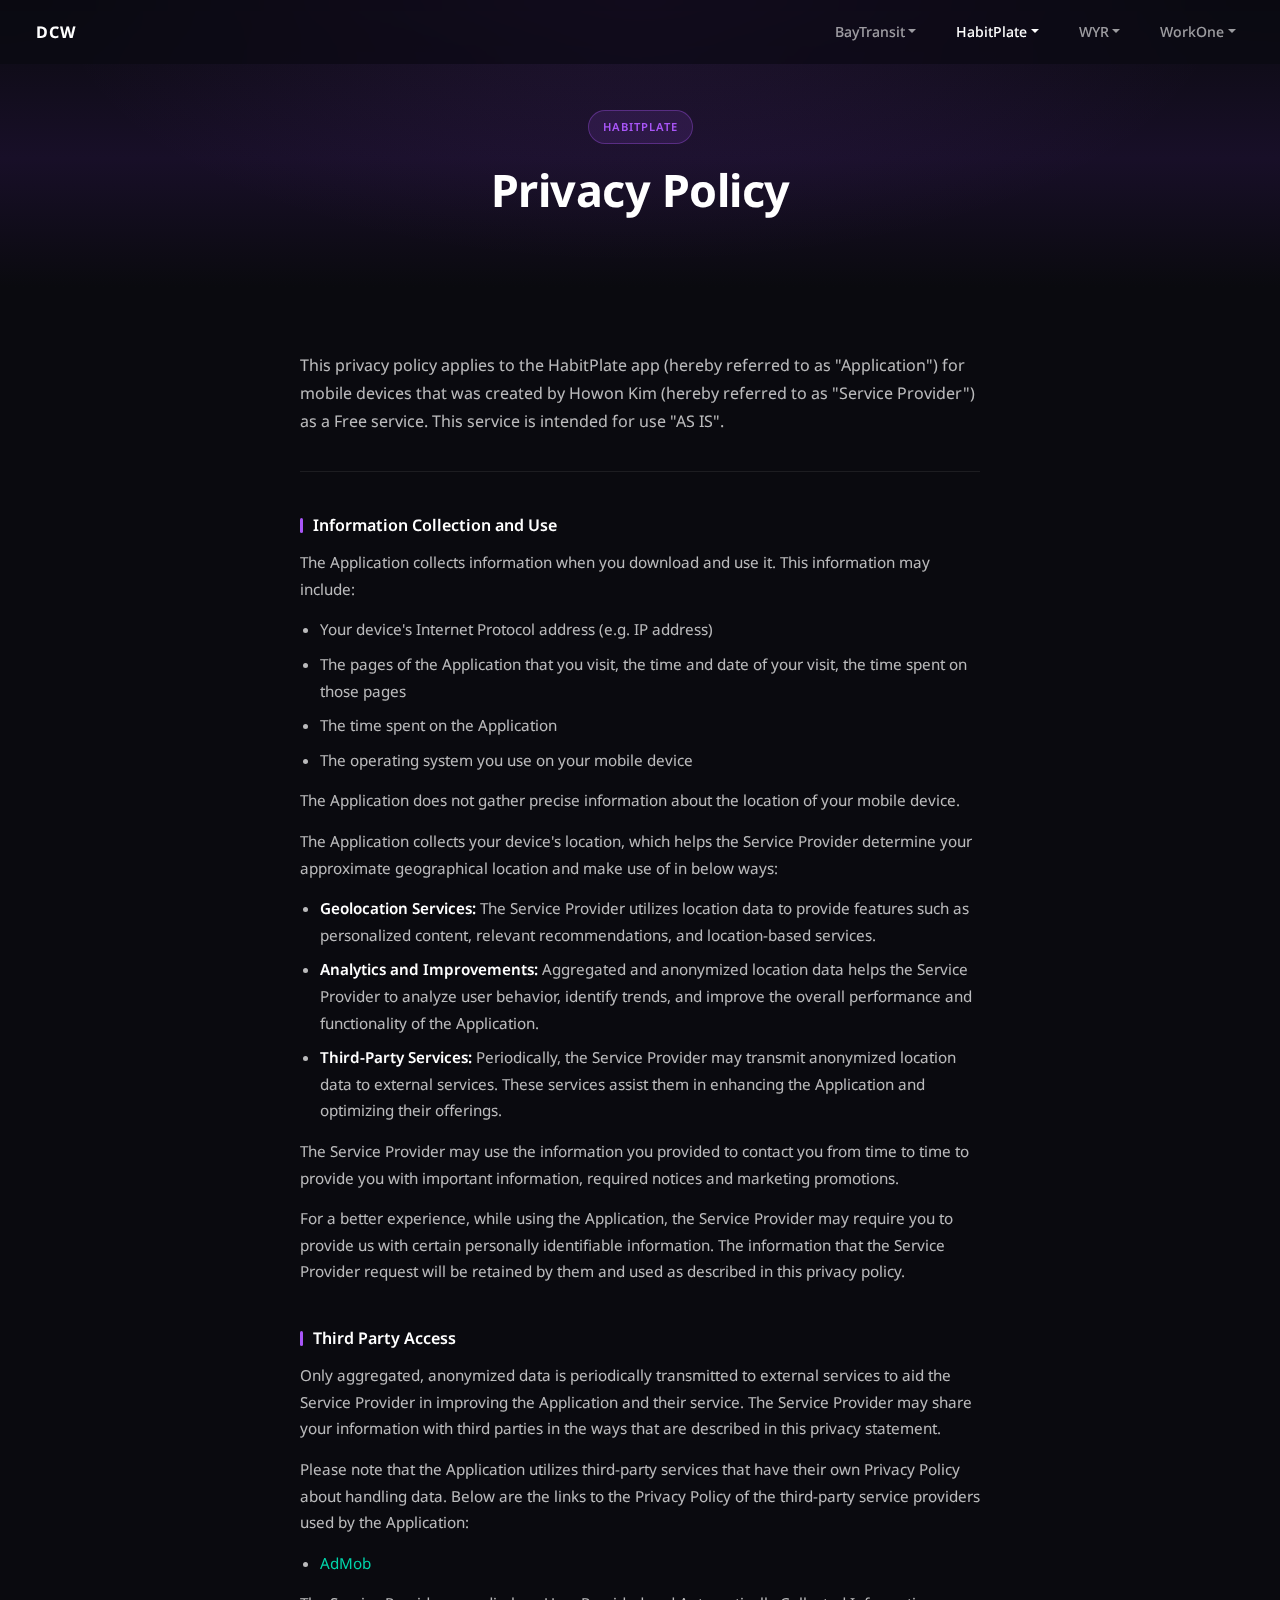
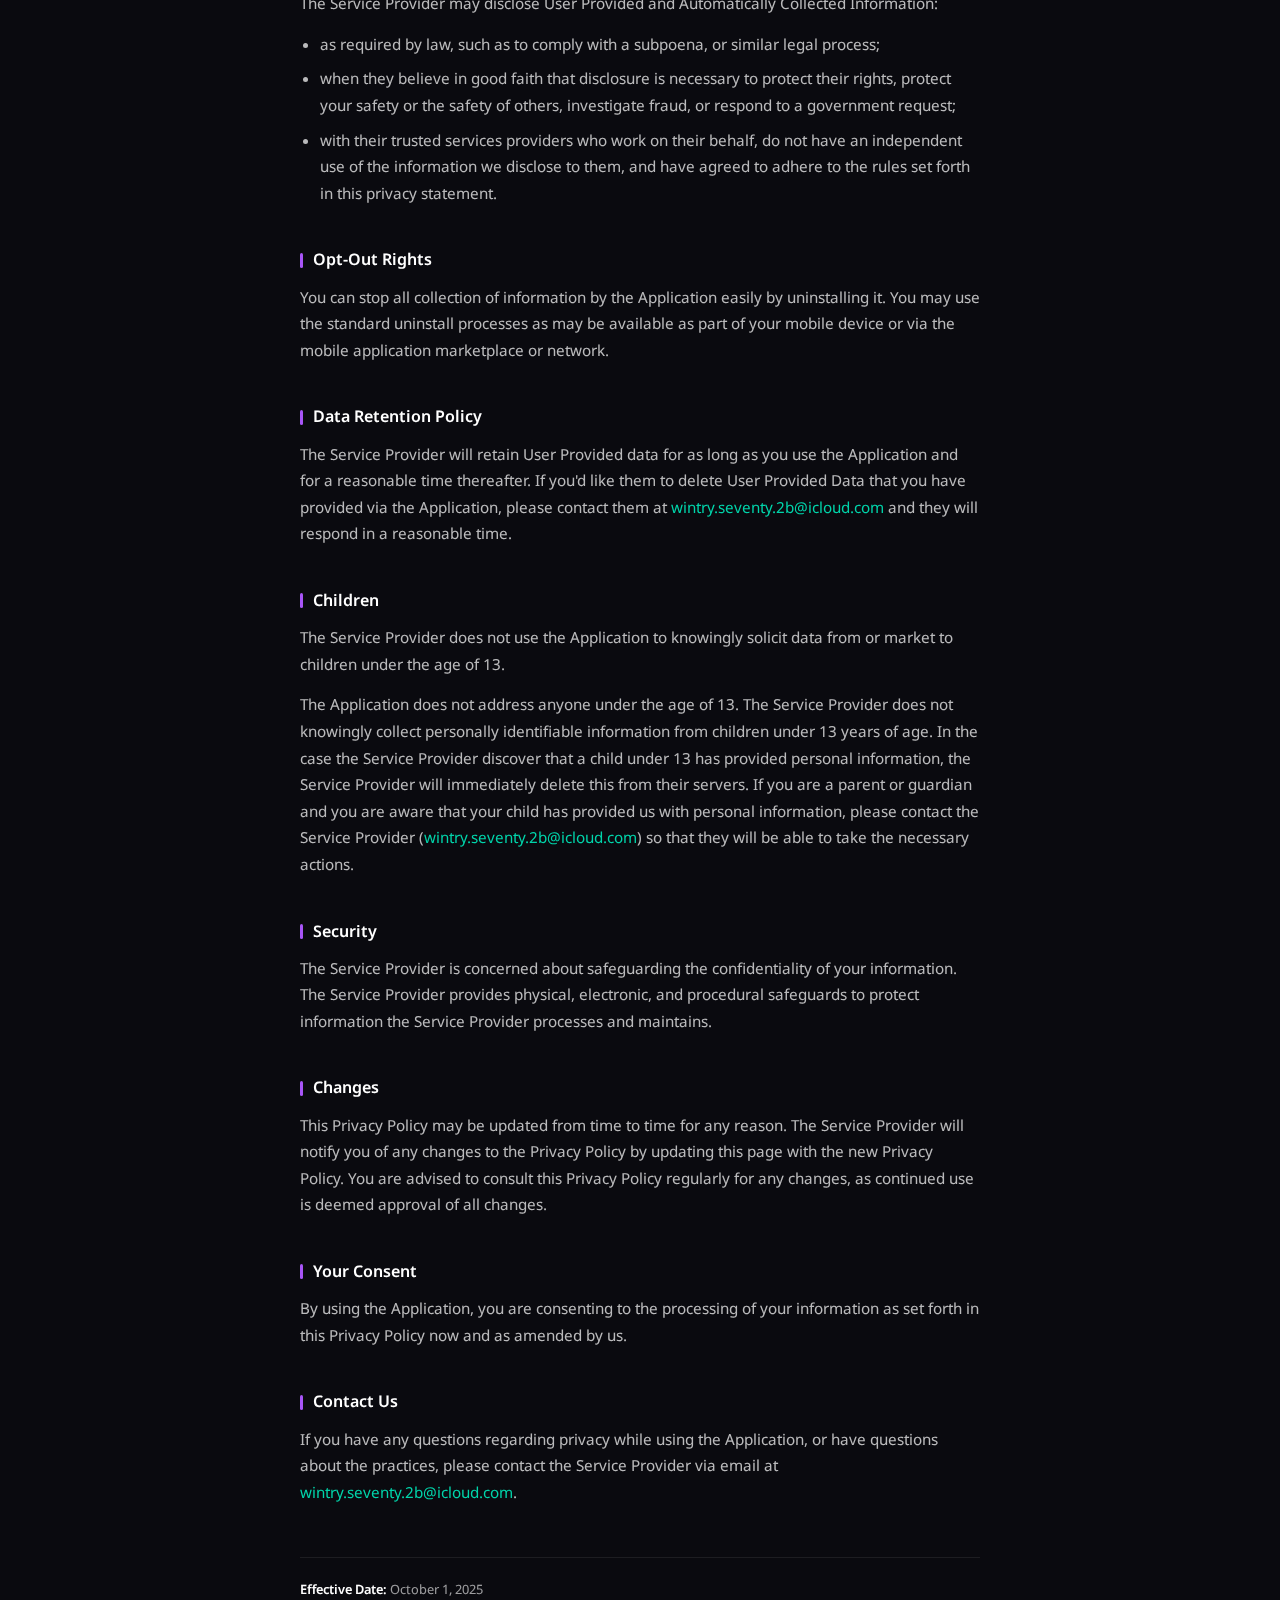
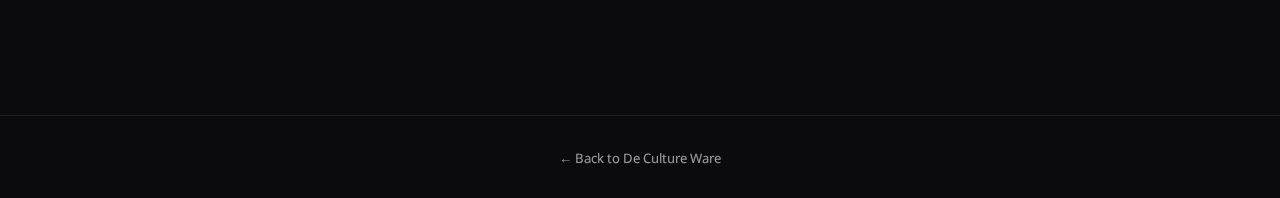
<file: habitplate/privacy.html>
<!DOCTYPE html>
<html lang="en">
<head>
    <meta charset="UTF-8">
    <meta name="viewport" content="width=device-width, initial-scale=1.0">
    <title>Privacy Policy - HabitPlate</title>
    <link href="https://cdn.jsdelivr.net/npm/bootstrap@5.3.2/dist/css/bootstrap.min.css" rel="stylesheet">
    <link rel="preconnect" href="https://fonts.googleapis.com">
    <link rel="preconnect" href="https://fonts.gstatic.com" crossorigin>
    <link href="https://fonts.googleapis.com/css2?family=Noto+Sans:wght@300;400;500;600;700&display=swap" rel="stylesheet">
    <link rel="stylesheet" href="../subpage.css">
</head>
<body>
    <!-- Navigation -->
    <script src="../navbar.js"></script>

    <header class="page-header purple">
        <div class="container">
            <span class="sp-badge purple">HabitPlate</span>
            <h1>Privacy Policy</h1>
        </div>
    </header>

    <main class="content-container purple-accent">
        <div class="container">
            <div class="row justify-content-center">
                <div class="col-lg-8">
                        <div class="policy-content">
                            <p>This privacy policy applies to the HabitPlate app (hereby referred to as "Application") for mobile devices that was created by Howon Kim (hereby referred to as "Service Provider") as a Free service. This service is intended for use "AS IS".</p>

                            <h2>Information Collection and Use</h2>
                            <p>The Application collects information when you download and use it. This information may include:</p>
                            <ul>
                                <li>Your device's Internet Protocol address (e.g. IP address)</li>
                                <li>The pages of the Application that you visit, the time and date of your visit, the time spent on those pages</li>
                                <li>The time spent on the Application</li>
                                <li>The operating system you use on your mobile device</li>
                            </ul>
                            <p>The Application does not gather precise information about the location of your mobile device.</p>
                            <p>The Application collects your device's location, which helps the Service Provider determine your approximate geographical location and make use of in below ways:</p>
                            <ul>
                                <li><strong>Geolocation Services:</strong> The Service Provider utilizes location data to provide features such as personalized content, relevant recommendations, and location-based services.</li>
                                <li><strong>Analytics and Improvements:</strong> Aggregated and anonymized location data helps the Service Provider to analyze user behavior, identify trends, and improve the overall performance and functionality of the Application.</li>
                                <li><strong>Third-Party Services:</strong> Periodically, the Service Provider may transmit anonymized location data to external services. These services assist them in enhancing the Application and optimizing their offerings.</li>
                            </ul>
                            <p>The Service Provider may use the information you provided to contact you from time to time to provide you with important information, required notices and marketing promotions.</p>
                            <p>For a better experience, while using the Application, the Service Provider may require you to provide us with certain personally identifiable information. The information that the Service Provider request will be retained by them and used as described in this privacy policy.</p>

                            <h2>Third Party Access</h2>
                            <p>Only aggregated, anonymized data is periodically transmitted to external services to aid the Service Provider in improving the Application and their service. The Service Provider may share your information with third parties in the ways that are described in this privacy statement.</p>
                            <p>Please note that the Application utilizes third-party services that have their own Privacy Policy about handling data. Below are the links to the Privacy Policy of the third-party service providers used by the Application:</p>
                            <ul>
                                <li><a href="https://support.google.com/admob/answer/6128543?hl=en" target="_blank" rel="noopener noreferrer">AdMob</a></li>
                            </ul>
                            <p>The Service Provider may disclose User Provided and Automatically Collected Information:</p>
                            <ul>
                                <li>as required by law, such as to comply with a subpoena, or similar legal process;</li>
                                <li>when they believe in good faith that disclosure is necessary to protect their rights, protect your safety or the safety of others, investigate fraud, or respond to a government request;</li>
                                <li>with their trusted services providers who work on their behalf, do not have an independent use of the information we disclose to them, and have agreed to adhere to the rules set forth in this privacy statement.</li>
                            </ul>

                            <h2>Opt-Out Rights</h2>
                            <p>You can stop all collection of information by the Application easily by uninstalling it. You may use the standard uninstall processes as may be available as part of your mobile device or via the mobile application marketplace or network.</p>

                            <h2>Data Retention Policy</h2>
                            <p>The Service Provider will retain User Provided data for as long as you use the Application and for a reasonable time thereafter. If you'd like them to delete User Provided Data that you have provided via the Application, please contact them at <a href="mailto:wintry.seventy.2b@icloud.com">wintry.seventy.2b@icloud.com</a> and they will respond in a reasonable time.</p>

                            <h2>Children</h2>
                            <p>The Service Provider does not use the Application to knowingly solicit data from or market to children under the age of 13.</p>
                            <p>The Application does not address anyone under the age of 13. The Service Provider does not knowingly collect personally identifiable information from children under 13 years of age. In the case the Service Provider discover that a child under 13 has provided personal information, the Service Provider will immediately delete this from their servers. If you are a parent or guardian and you are aware that your child has provided us with personal information, please contact the Service Provider (<a href="mailto:wintry.seventy.2b@icloud.com">wintry.seventy.2b@icloud.com</a>) so that they will be able to take the necessary actions.</p>

                            <h2>Security</h2>
                            <p>The Service Provider is concerned about safeguarding the confidentiality of your information. The Service Provider provides physical, electronic, and procedural safeguards to protect information the Service Provider processes and maintains.</p>

                            <h2>Changes</h2>
                            <p>This Privacy Policy may be updated from time to time for any reason. The Service Provider will notify you of any changes to the Privacy Policy by updating this page with the new Privacy Policy. You are advised to consult this Privacy Policy regularly for any changes, as continued use is deemed approval of all changes.</p>

                            <h2>Your Consent</h2>
                            <p>By using the Application, you are consenting to the processing of your information as set forth in this Privacy Policy now and as amended by us.</p>

                            <h2>Contact Us</h2>
                            <p>If you have any questions regarding privacy while using the Application, or have questions about the practices, please contact the Service Provider via email at <a href="mailto:wintry.seventy.2b@icloud.com">wintry.seventy.2b@icloud.com</a>.</p>

                            <p class="effective-date"><strong>Effective Date:</strong> October 1, 2025</p>
                        </div>
                </div>
            </div>
        </div>
    </main>

    <footer class="subpage-footer">
        <div class="container">
            <a href="../index.html">&larr; Back to De Culture Ware</a>
        </div>
    </footer>

    <script src="https://cdn.jsdelivr.net/npm/bootstrap@5.3.2/dist/js/bootstrap.bundle.min.js"></script>
</body>
</html>
</file>
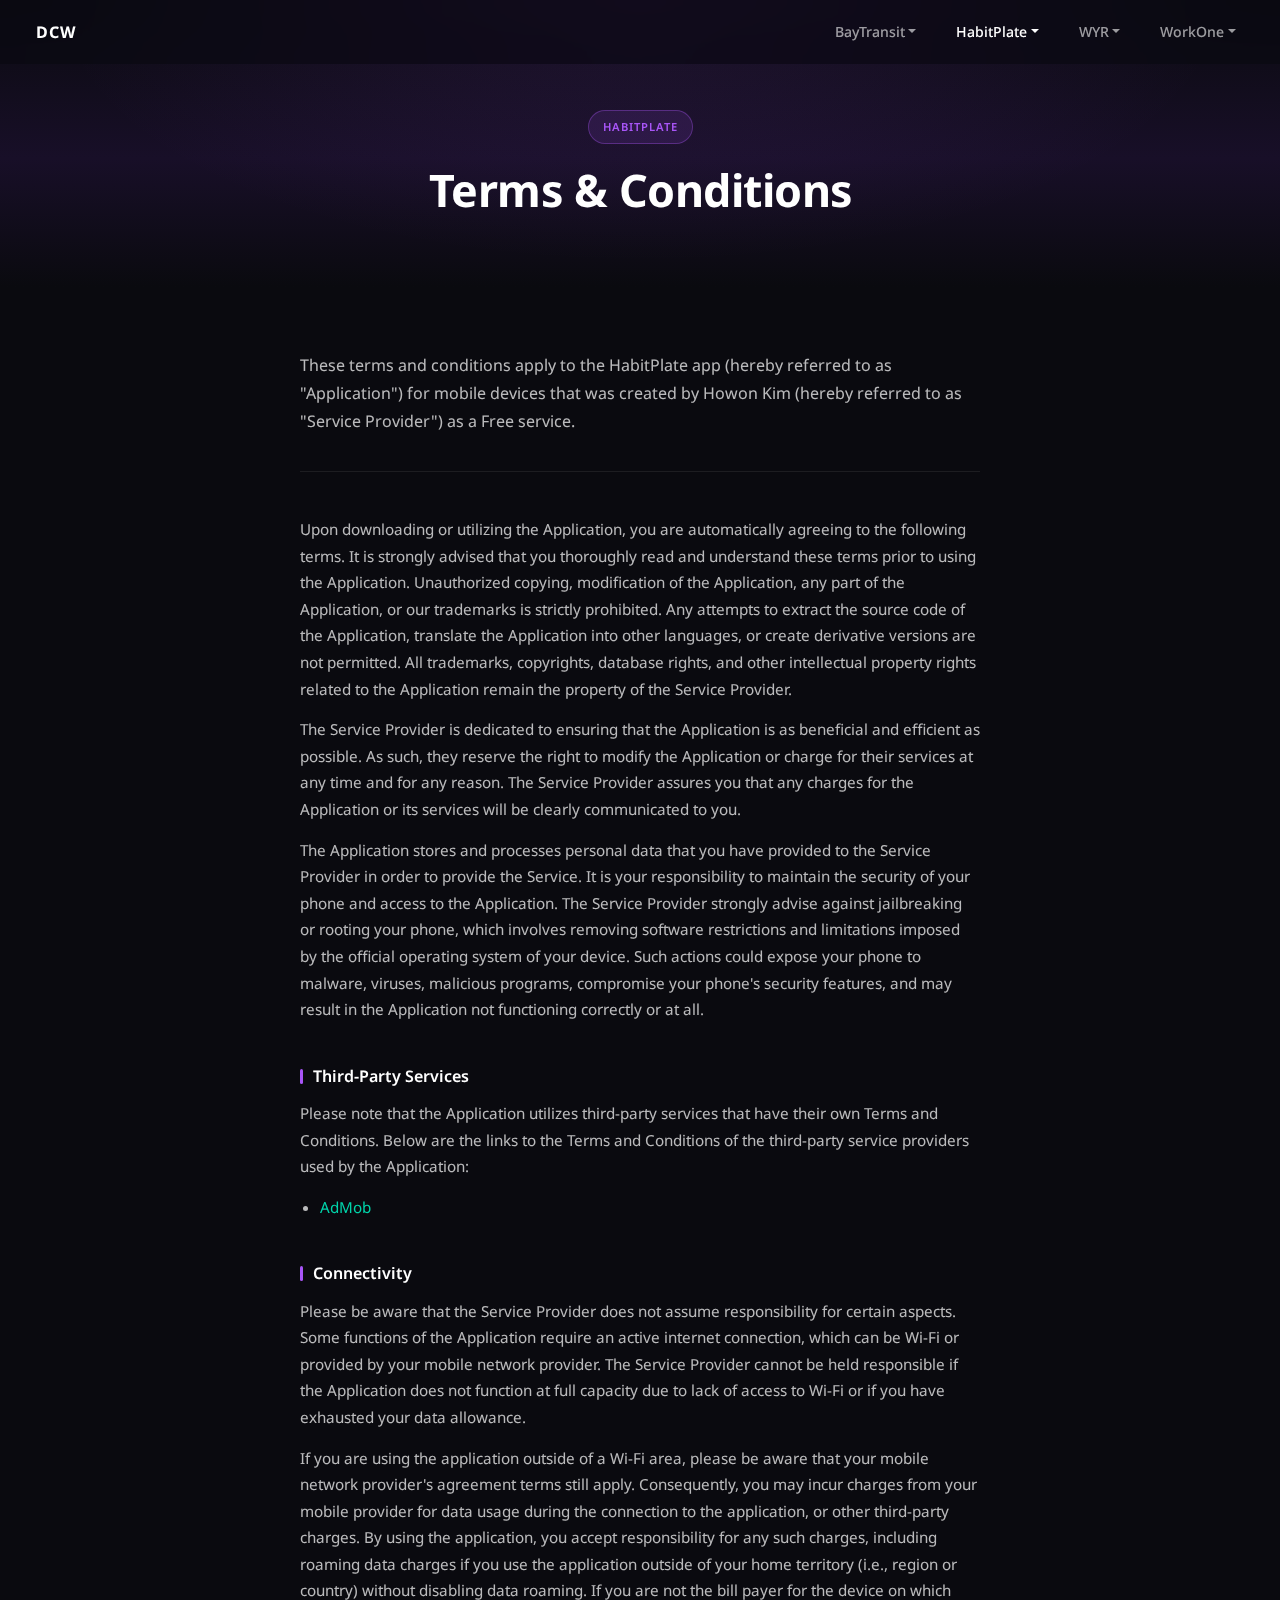
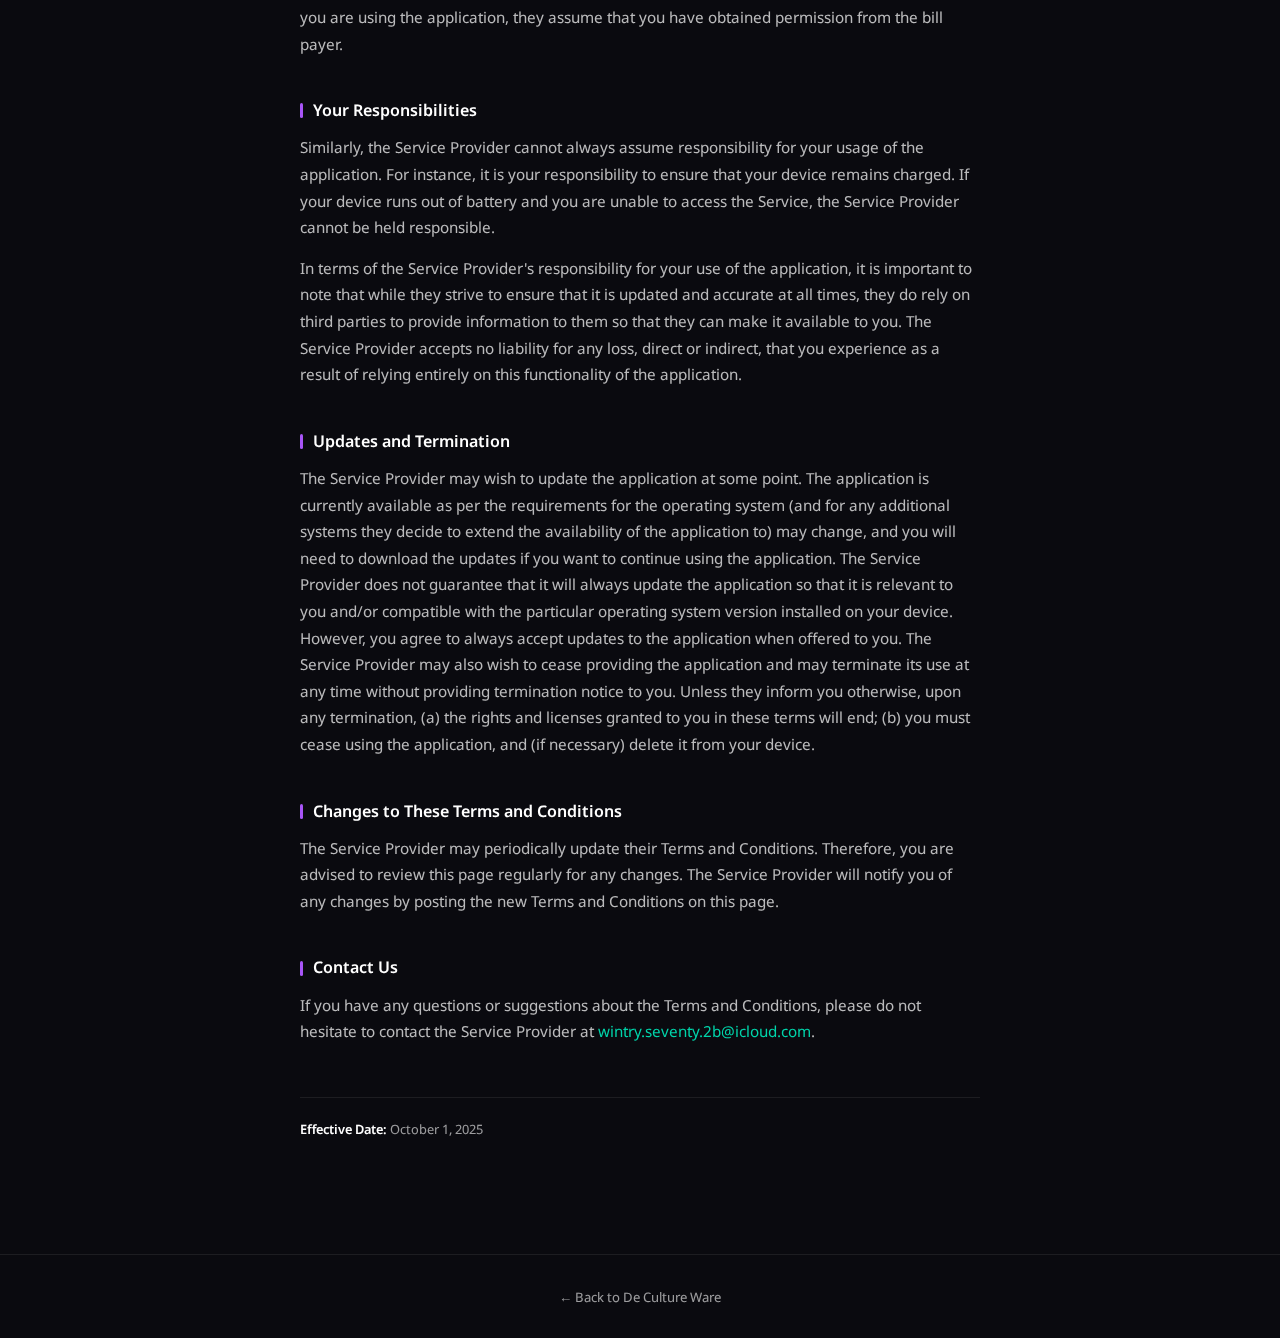
<file: habitplate/terms.html>
<!DOCTYPE html>
<html lang="en">
<head>
    <meta charset="UTF-8">
    <meta name="viewport" content="width=device-width, initial-scale=1.0">
    <title>Terms & Conditions - HabitPlate</title>
    <link href="https://cdn.jsdelivr.net/npm/bootstrap@5.3.2/dist/css/bootstrap.min.css" rel="stylesheet">
    <link rel="preconnect" href="https://fonts.googleapis.com">
    <link rel="preconnect" href="https://fonts.gstatic.com" crossorigin>
    <link href="https://fonts.googleapis.com/css2?family=Noto+Sans:wght@300;400;500;600;700&display=swap" rel="stylesheet">
    <link rel="stylesheet" href="../subpage.css">
</head>
<body>
    <!-- Navigation -->
    <script src="../navbar.js"></script>

    <header class="page-header purple">
        <div class="container">
            <span class="sp-badge purple">HabitPlate</span>
            <h1>Terms & Conditions</h1>
        </div>
    </header>

    <main class="content-container purple-accent">
        <div class="container">
            <div class="row justify-content-center">
                <div class="col-lg-8">
                        <div class="policy-content">
                            <p>These terms and conditions apply to the HabitPlate app (hereby referred to as "Application") for mobile devices that was created by Howon Kim (hereby referred to as "Service Provider") as a Free service.</p>

                            <p>Upon downloading or utilizing the Application, you are automatically agreeing to the following terms. It is strongly advised that you thoroughly read and understand these terms prior to using the Application. Unauthorized copying, modification of the Application, any part of the Application, or our trademarks is strictly prohibited. Any attempts to extract the source code of the Application, translate the Application into other languages, or create derivative versions are not permitted. All trademarks, copyrights, database rights, and other intellectual property rights related to the Application remain the property of the Service Provider.</p>

                            <p>The Service Provider is dedicated to ensuring that the Application is as beneficial and efficient as possible. As such, they reserve the right to modify the Application or charge for their services at any time and for any reason. The Service Provider assures you that any charges for the Application or its services will be clearly communicated to you.</p>

                            <p>The Application stores and processes personal data that you have provided to the Service Provider in order to provide the Service. It is your responsibility to maintain the security of your phone and access to the Application. The Service Provider strongly advise against jailbreaking or rooting your phone, which involves removing software restrictions and limitations imposed by the official operating system of your device. Such actions could expose your phone to malware, viruses, malicious programs, compromise your phone's security features, and may result in the Application not functioning correctly or at all.</p>

                            <h2>Third-Party Services</h2>
                            <p>Please note that the Application utilizes third-party services that have their own Terms and Conditions. Below are the links to the Terms and Conditions of the third-party service providers used by the Application:</p>
                            <ul>
                                <li><a href="https://developers.google.com/admob/terms" target="_blank" rel="noopener noreferrer">AdMob</a></li>
                            </ul>

                            <h2>Connectivity</h2>
                            <p>Please be aware that the Service Provider does not assume responsibility for certain aspects. Some functions of the Application require an active internet connection, which can be Wi-Fi or provided by your mobile network provider. The Service Provider cannot be held responsible if the Application does not function at full capacity due to lack of access to Wi-Fi or if you have exhausted your data allowance.</p>

                            <p>If you are using the application outside of a Wi-Fi area, please be aware that your mobile network provider's agreement terms still apply. Consequently, you may incur charges from your mobile provider for data usage during the connection to the application, or other third-party charges. By using the application, you accept responsibility for any such charges, including roaming data charges if you use the application outside of your home territory (i.e., region or country) without disabling data roaming. If you are not the bill payer for the device on which you are using the application, they assume that you have obtained permission from the bill payer.</p>

                            <h2>Your Responsibilities</h2>
                            <p>Similarly, the Service Provider cannot always assume responsibility for your usage of the application. For instance, it is your responsibility to ensure that your device remains charged. If your device runs out of battery and you are unable to access the Service, the Service Provider cannot be held responsible.</p>

                            <p>In terms of the Service Provider's responsibility for your use of the application, it is important to note that while they strive to ensure that it is updated and accurate at all times, they do rely on third parties to provide information to them so that they can make it available to you. The Service Provider accepts no liability for any loss, direct or indirect, that you experience as a result of relying entirely on this functionality of the application.</p>

                            <h2>Updates and Termination</h2>
                            <p>The Service Provider may wish to update the application at some point. The application is currently available as per the requirements for the operating system (and for any additional systems they decide to extend the availability of the application to) may change, and you will need to download the updates if you want to continue using the application. The Service Provider does not guarantee that it will always update the application so that it is relevant to you and/or compatible with the particular operating system version installed on your device. However, you agree to always accept updates to the application when offered to you. The Service Provider may also wish to cease providing the application and may terminate its use at any time without providing termination notice to you. Unless they inform you otherwise, upon any termination, (a) the rights and licenses granted to you in these terms will end; (b) you must cease using the application, and (if necessary) delete it from your device.</p>

                            <h2>Changes to These Terms and Conditions</h2>
                            <p>The Service Provider may periodically update their Terms and Conditions. Therefore, you are advised to review this page regularly for any changes. The Service Provider will notify you of any changes by posting the new Terms and Conditions on this page.</p>

                            <h2>Contact Us</h2>
                            <p>If you have any questions or suggestions about the Terms and Conditions, please do not hesitate to contact the Service Provider at <a href="mailto:wintry.seventy.2b@icloud.com">wintry.seventy.2b@icloud.com</a>.</p>

                            <p class="effective-date"><strong>Effective Date:</strong> October 1, 2025</p>
                        </div>
                </div>
            </div>
        </div>
    </main>

    <footer class="subpage-footer">
        <div class="container">
            <a href="../index.html">&larr; Back to De Culture Ware</a>
        </div>
    </footer>

    <script src="https://cdn.jsdelivr.net/npm/bootstrap@5.3.2/dist/js/bootstrap.bundle.min.js"></script>
</body>
</html>
</file>
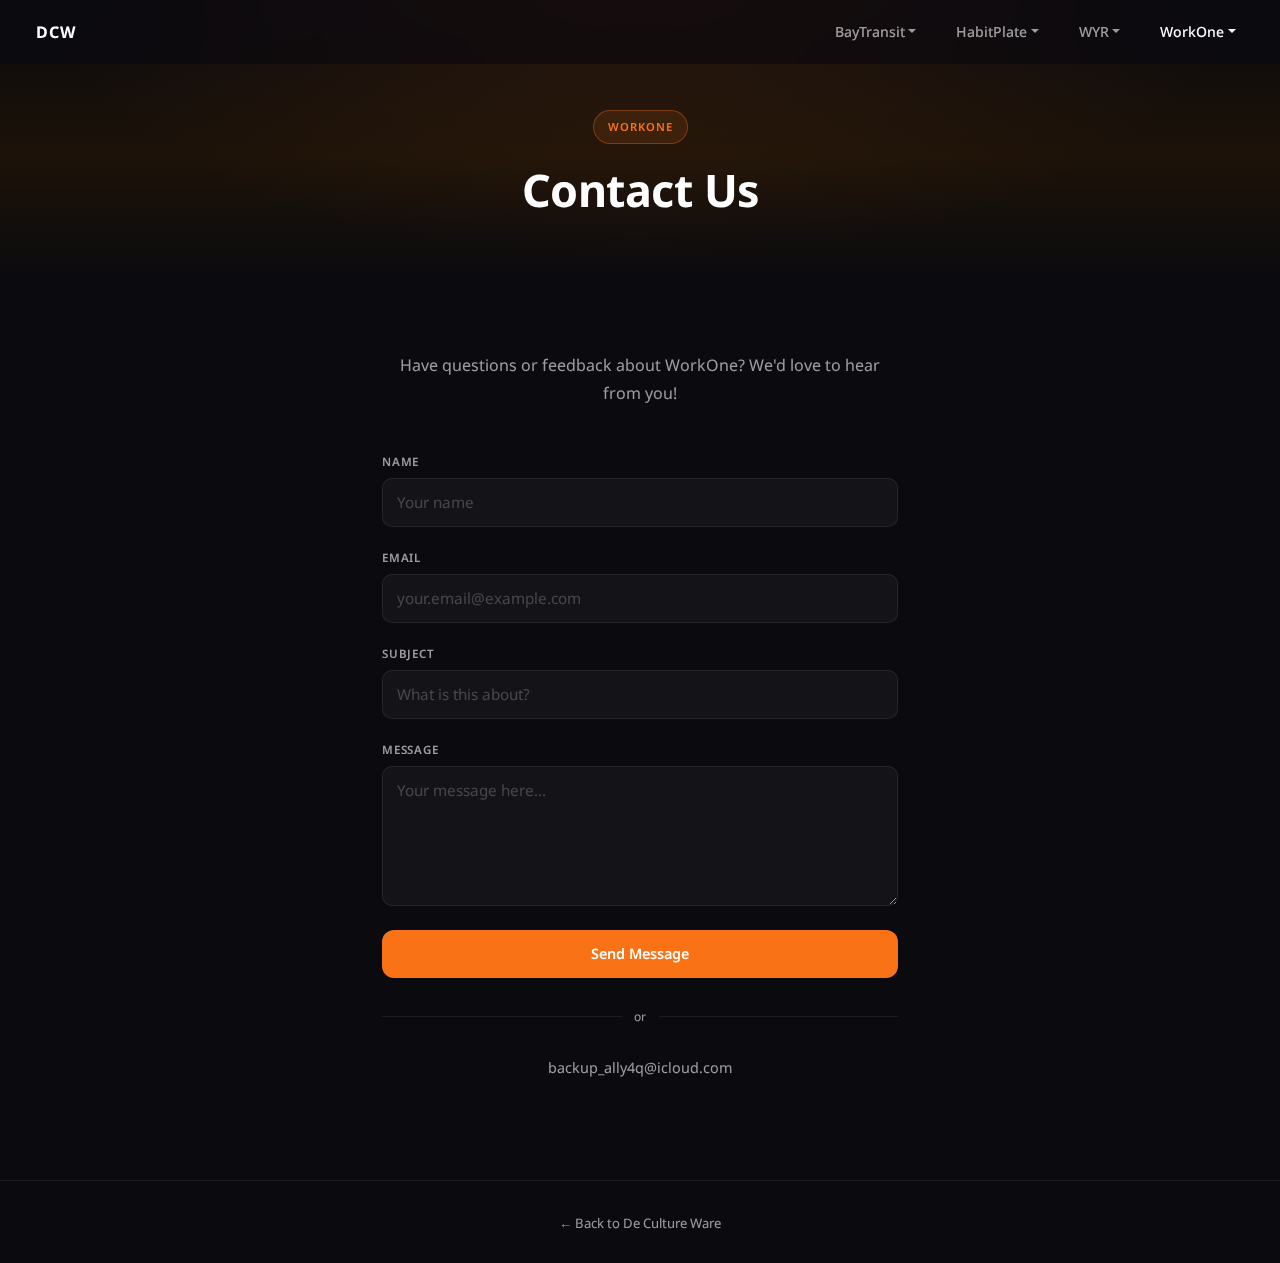
<file: workone/contact.html>
<!DOCTYPE html>
<html lang="en">
<head>
    <meta charset="UTF-8">
    <meta name="viewport" content="width=device-width, initial-scale=1.0">
    <title>Contact - WorkOne</title>
    <link href="https://cdn.jsdelivr.net/npm/bootstrap@5.3.2/dist/css/bootstrap.min.css" rel="stylesheet">
    <link rel="preconnect" href="https://fonts.googleapis.com">
    <link rel="preconnect" href="https://fonts.gstatic.com" crossorigin>
    <link href="https://fonts.googleapis.com/css2?family=Noto+Sans:wght@300;400;500;600;700&display=swap" rel="stylesheet">
    <link rel="stylesheet" href="../subpage.css">
</head>
<body>
    <!-- Navigation -->
    <script src="../navbar.js"></script>

    <header class="page-header orange">
        <div class="container">
            <span class="sp-badge orange">WorkOne</span>
            <h1>Contact Us</h1>
        </div>
    </header>

    <main class="content-container orange-accent">
        <div class="container">
            <div class="row justify-content-center">
                <div class="col-lg-6 contact-wrap">
                    <div class="contact-intro">
                        <p>Have questions or feedback about WorkOne? We'd love to hear from you!</p>
                    </div>

                        <form class="contact-form" id="contactForm">
                            <div class="mb-3">
                                <label for="name" class="form-label">Name</label>
                                <input type="text" class="form-control" id="name" name="name" placeholder="Your name" required>
                            </div>

                            <div class="mb-3">
                                <label for="email" class="form-label">Email</label>
                                <input type="email" class="form-control" id="email" name="email" placeholder="your.email@example.com" required>
                            </div>

                            <div class="mb-3">
                                <label for="subject" class="form-label">Subject</label>
                                <input type="text" class="form-control" id="subject" name="subject" placeholder="What is this about?" required>
                            </div>

                            <div class="mb-4">
                                <label for="message" class="form-label">Message</label>
                                <textarea class="form-control" id="message" name="message" placeholder="Your message here..." required></textarea>
                            </div>

                            <div class="d-grid">
                                <button type="submit" class="btn btn-submit orange">Send Message</button>
                            </div>
                        </form>

                    <div class="contact-divider">or</div>
                    <a href="mailto:backup_ally4q@icloud.com" class="contact-email-link">backup_ally4q@icloud.com</a>
                </div>
            </div>
        </div>
    </main>

    <footer class="subpage-footer">
        <div class="container">
            <a href="../index.html">&larr; Back to De Culture Ware</a>
        </div>
    </footer>

    <script src="https://cdn.jsdelivr.net/npm/bootstrap@5.3.2/dist/js/bootstrap.bundle.min.js"></script>
    <script>
        document.getElementById('contactForm').addEventListener('submit', function(e) {
            e.preventDefault();
            const name = document.getElementById('name').value;
            const email = document.getElementById('email').value;
            const subject = document.getElementById('subject').value;
            const message = document.getElementById('message').value;
            const mailtoLink = `mailto:backup_ally4q@icloud.com?subject=${encodeURIComponent(subject)}&body=${encodeURIComponent('Name: ' + name + '\nEmail: ' + email + '\n\nMessage:\n' + message)}`;
            window.location.href = mailtoLink;
        });
    </script>
</body>
</html>
</file>
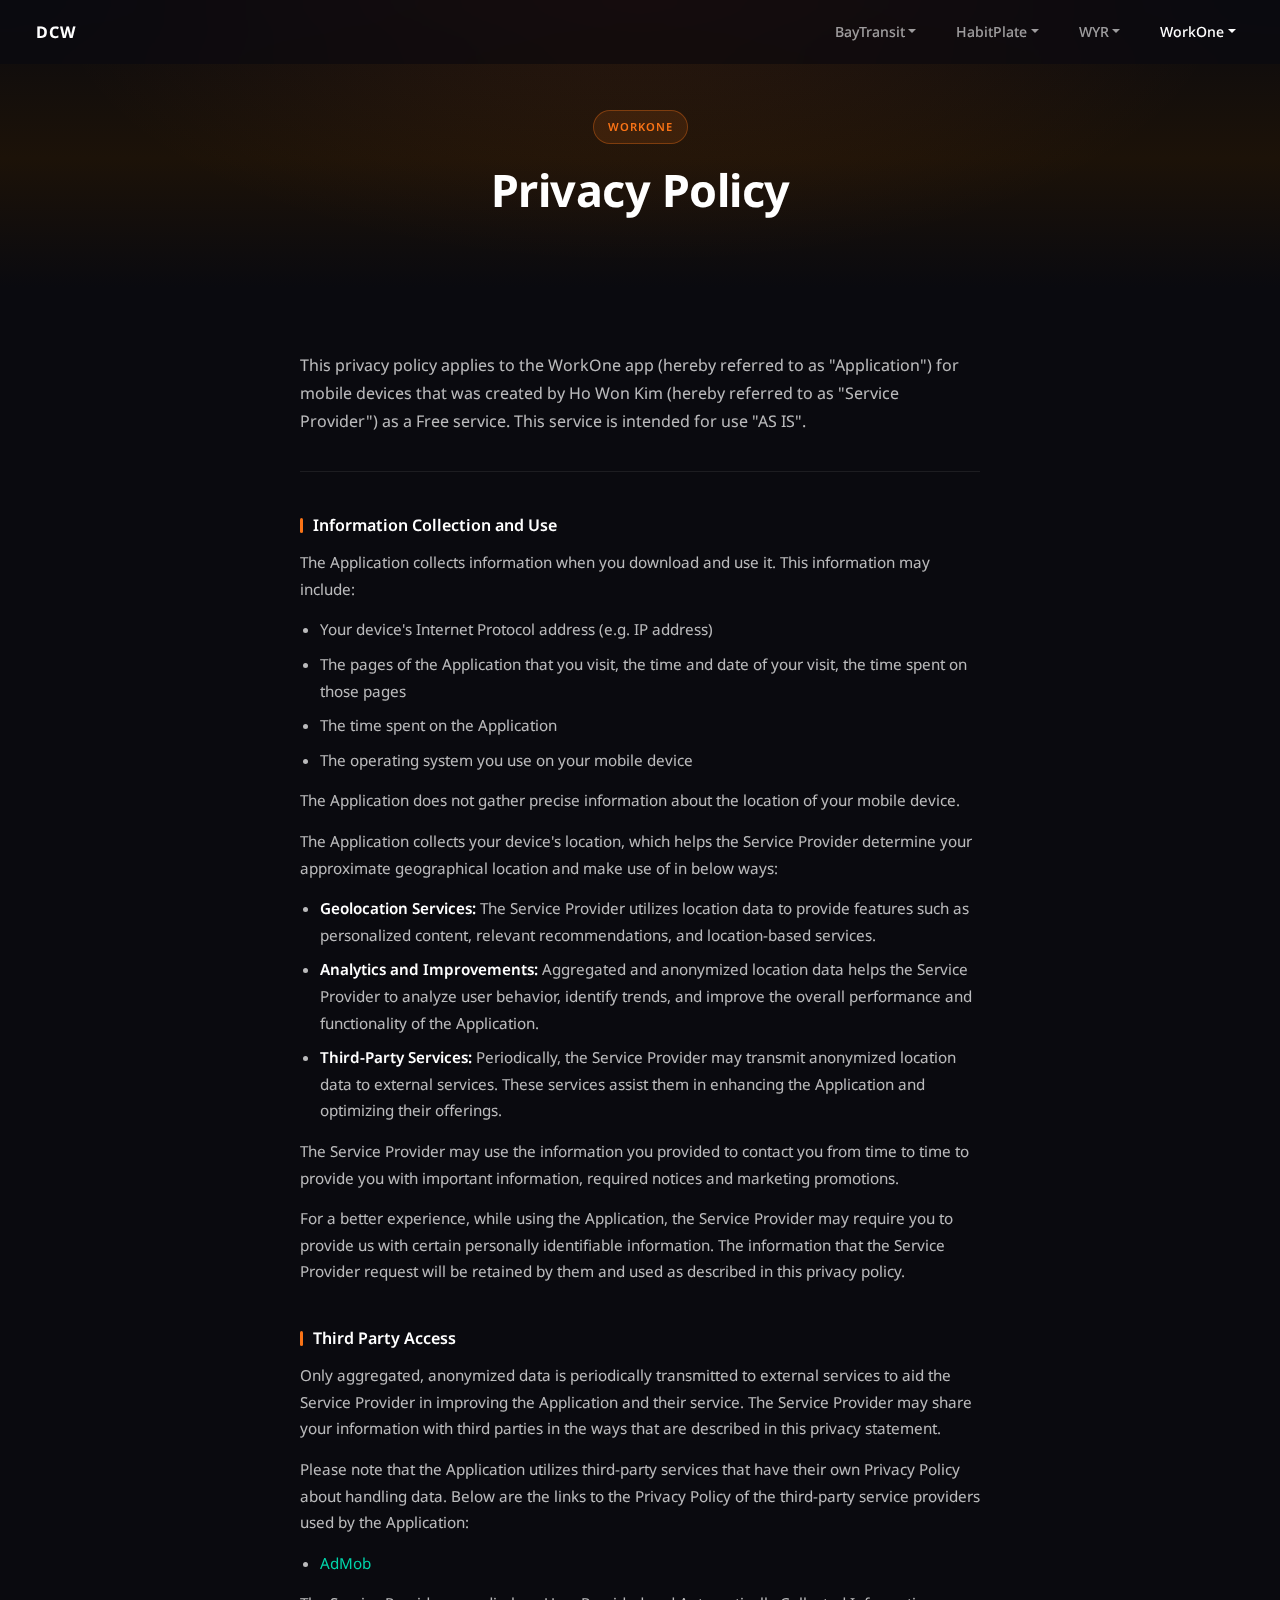
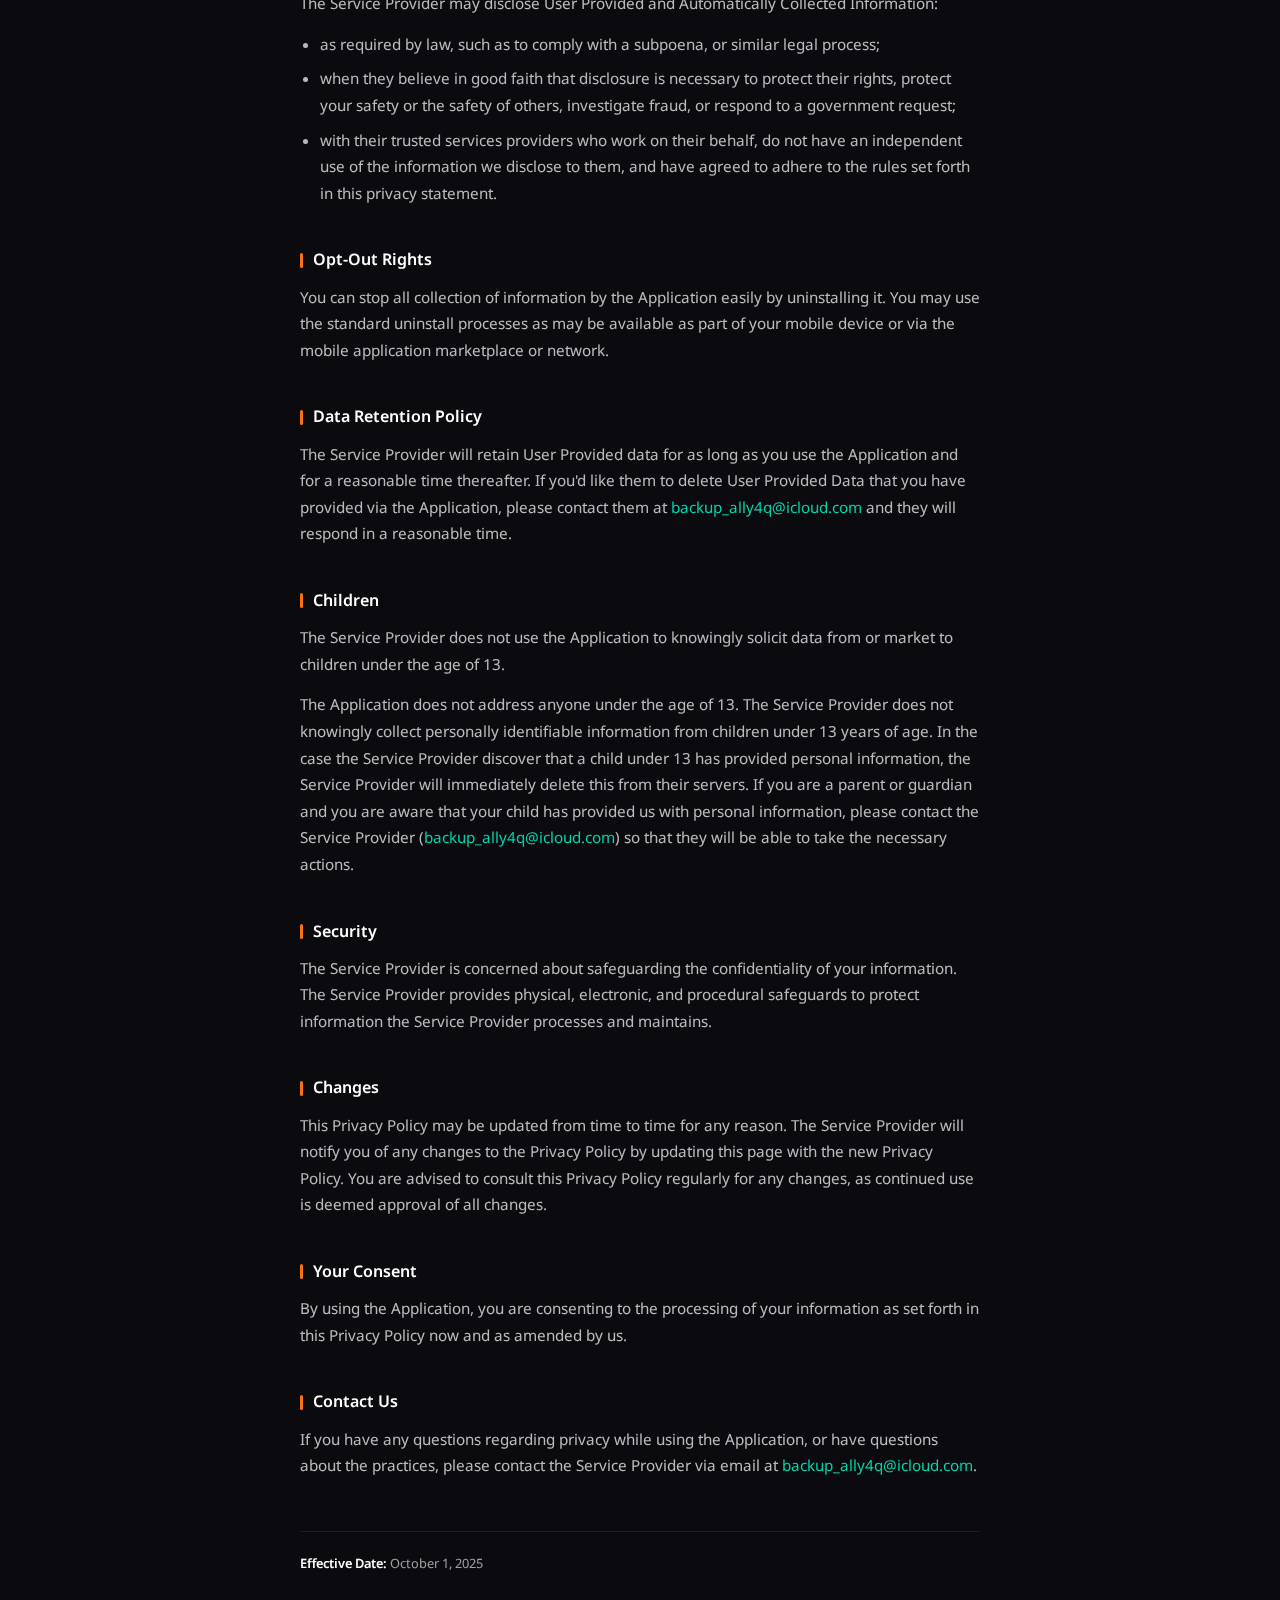
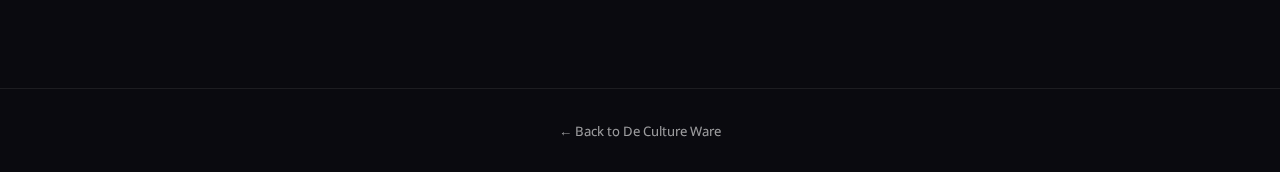
<file: workone/privacy.html>
<!DOCTYPE html>
<html lang="en">
<head>
    <meta charset="UTF-8">
    <meta name="viewport" content="width=device-width, initial-scale=1.0">
    <title>Privacy Policy - WorkOne</title>
    <link href="https://cdn.jsdelivr.net/npm/bootstrap@5.3.2/dist/css/bootstrap.min.css" rel="stylesheet">
    <link rel="preconnect" href="https://fonts.googleapis.com">
    <link rel="preconnect" href="https://fonts.gstatic.com" crossorigin>
    <link href="https://fonts.googleapis.com/css2?family=Noto+Sans:wght@300;400;500;600;700&display=swap" rel="stylesheet">
    <link rel="stylesheet" href="../subpage.css">
</head>
<body>
    <!-- Navigation -->
    <script src="../navbar.js"></script>

    <header class="page-header orange">
        <div class="container">
            <span class="sp-badge orange">WorkOne</span>
            <h1>Privacy Policy</h1>
        </div>
    </header>

    <main class="content-container orange-accent">
        <div class="container">
            <div class="row justify-content-center">
                <div class="col-lg-8">
                        <div class="policy-content">
                            <p>This privacy policy applies to the WorkOne app (hereby referred to as "Application") for mobile devices that was created by Ho Won Kim (hereby referred to as "Service Provider") as a Free service. This service is intended for use "AS IS".</p>

                            <h2>Information Collection and Use</h2>
                            <p>The Application collects information when you download and use it. This information may include:</p>
                            <ul>
                                <li>Your device's Internet Protocol address (e.g. IP address)</li>
                                <li>The pages of the Application that you visit, the time and date of your visit, the time spent on those pages</li>
                                <li>The time spent on the Application</li>
                                <li>The operating system you use on your mobile device</li>
                            </ul>
                            <p>The Application does not gather precise information about the location of your mobile device.</p>
                            <p>The Application collects your device's location, which helps the Service Provider determine your approximate geographical location and make use of in below ways:</p>
                            <ul>
                                <li><strong>Geolocation Services:</strong> The Service Provider utilizes location data to provide features such as personalized content, relevant recommendations, and location-based services.</li>
                                <li><strong>Analytics and Improvements:</strong> Aggregated and anonymized location data helps the Service Provider to analyze user behavior, identify trends, and improve the overall performance and functionality of the Application.</li>
                                <li><strong>Third-Party Services:</strong> Periodically, the Service Provider may transmit anonymized location data to external services. These services assist them in enhancing the Application and optimizing their offerings.</li>
                            </ul>
                            <p>The Service Provider may use the information you provided to contact you from time to time to provide you with important information, required notices and marketing promotions.</p>
                            <p>For a better experience, while using the Application, the Service Provider may require you to provide us with certain personally identifiable information. The information that the Service Provider request will be retained by them and used as described in this privacy policy.</p>

                            <h2>Third Party Access</h2>
                            <p>Only aggregated, anonymized data is periodically transmitted to external services to aid the Service Provider in improving the Application and their service. The Service Provider may share your information with third parties in the ways that are described in this privacy statement.</p>
                            <p>Please note that the Application utilizes third-party services that have their own Privacy Policy about handling data. Below are the links to the Privacy Policy of the third-party service providers used by the Application:</p>
                            <ul>
                                <li><a href="https://support.google.com/admob/answer/6128543?hl=en" target="_blank" rel="noopener noreferrer">AdMob</a></li>
                            </ul>
                            <p>The Service Provider may disclose User Provided and Automatically Collected Information:</p>
                            <ul>
                                <li>as required by law, such as to comply with a subpoena, or similar legal process;</li>
                                <li>when they believe in good faith that disclosure is necessary to protect their rights, protect your safety or the safety of others, investigate fraud, or respond to a government request;</li>
                                <li>with their trusted services providers who work on their behalf, do not have an independent use of the information we disclose to them, and have agreed to adhere to the rules set forth in this privacy statement.</li>
                            </ul>

                            <h2>Opt-Out Rights</h2>
                            <p>You can stop all collection of information by the Application easily by uninstalling it. You may use the standard uninstall processes as may be available as part of your mobile device or via the mobile application marketplace or network.</p>

                            <h2>Data Retention Policy</h2>
                            <p>The Service Provider will retain User Provided data for as long as you use the Application and for a reasonable time thereafter. If you'd like them to delete User Provided Data that you have provided via the Application, please contact them at <a href="mailto:backup_ally4q@icloud.com">backup_ally4q@icloud.com</a> and they will respond in a reasonable time.</p>

                            <h2>Children</h2>
                            <p>The Service Provider does not use the Application to knowingly solicit data from or market to children under the age of 13.</p>
                            <p>The Application does not address anyone under the age of 13. The Service Provider does not knowingly collect personally identifiable information from children under 13 years of age. In the case the Service Provider discover that a child under 13 has provided personal information, the Service Provider will immediately delete this from their servers. If you are a parent or guardian and you are aware that your child has provided us with personal information, please contact the Service Provider (<a href="mailto:backup_ally4q@icloud.com">backup_ally4q@icloud.com</a>) so that they will be able to take the necessary actions.</p>

                            <h2>Security</h2>
                            <p>The Service Provider is concerned about safeguarding the confidentiality of your information. The Service Provider provides physical, electronic, and procedural safeguards to protect information the Service Provider processes and maintains.</p>

                            <h2>Changes</h2>
                            <p>This Privacy Policy may be updated from time to time for any reason. The Service Provider will notify you of any changes to the Privacy Policy by updating this page with the new Privacy Policy. You are advised to consult this Privacy Policy regularly for any changes, as continued use is deemed approval of all changes.</p>

                            <h2>Your Consent</h2>
                            <p>By using the Application, you are consenting to the processing of your information as set forth in this Privacy Policy now and as amended by us.</p>

                            <h2>Contact Us</h2>
                            <p>If you have any questions regarding privacy while using the Application, or have questions about the practices, please contact the Service Provider via email at <a href="mailto:backup_ally4q@icloud.com">backup_ally4q@icloud.com</a>.</p>

                            <p class="effective-date"><strong>Effective Date:</strong> October 1, 2025</p>
                        </div>
                </div>
            </div>
        </div>
    </main>

    <footer class="subpage-footer">
        <div class="container">
            <a href="../index.html">&larr; Back to De Culture Ware</a>
        </div>
    </footer>

    <script src="https://cdn.jsdelivr.net/npm/bootstrap@5.3.2/dist/js/bootstrap.bundle.min.js"></script>
</body>
</html>
</file>
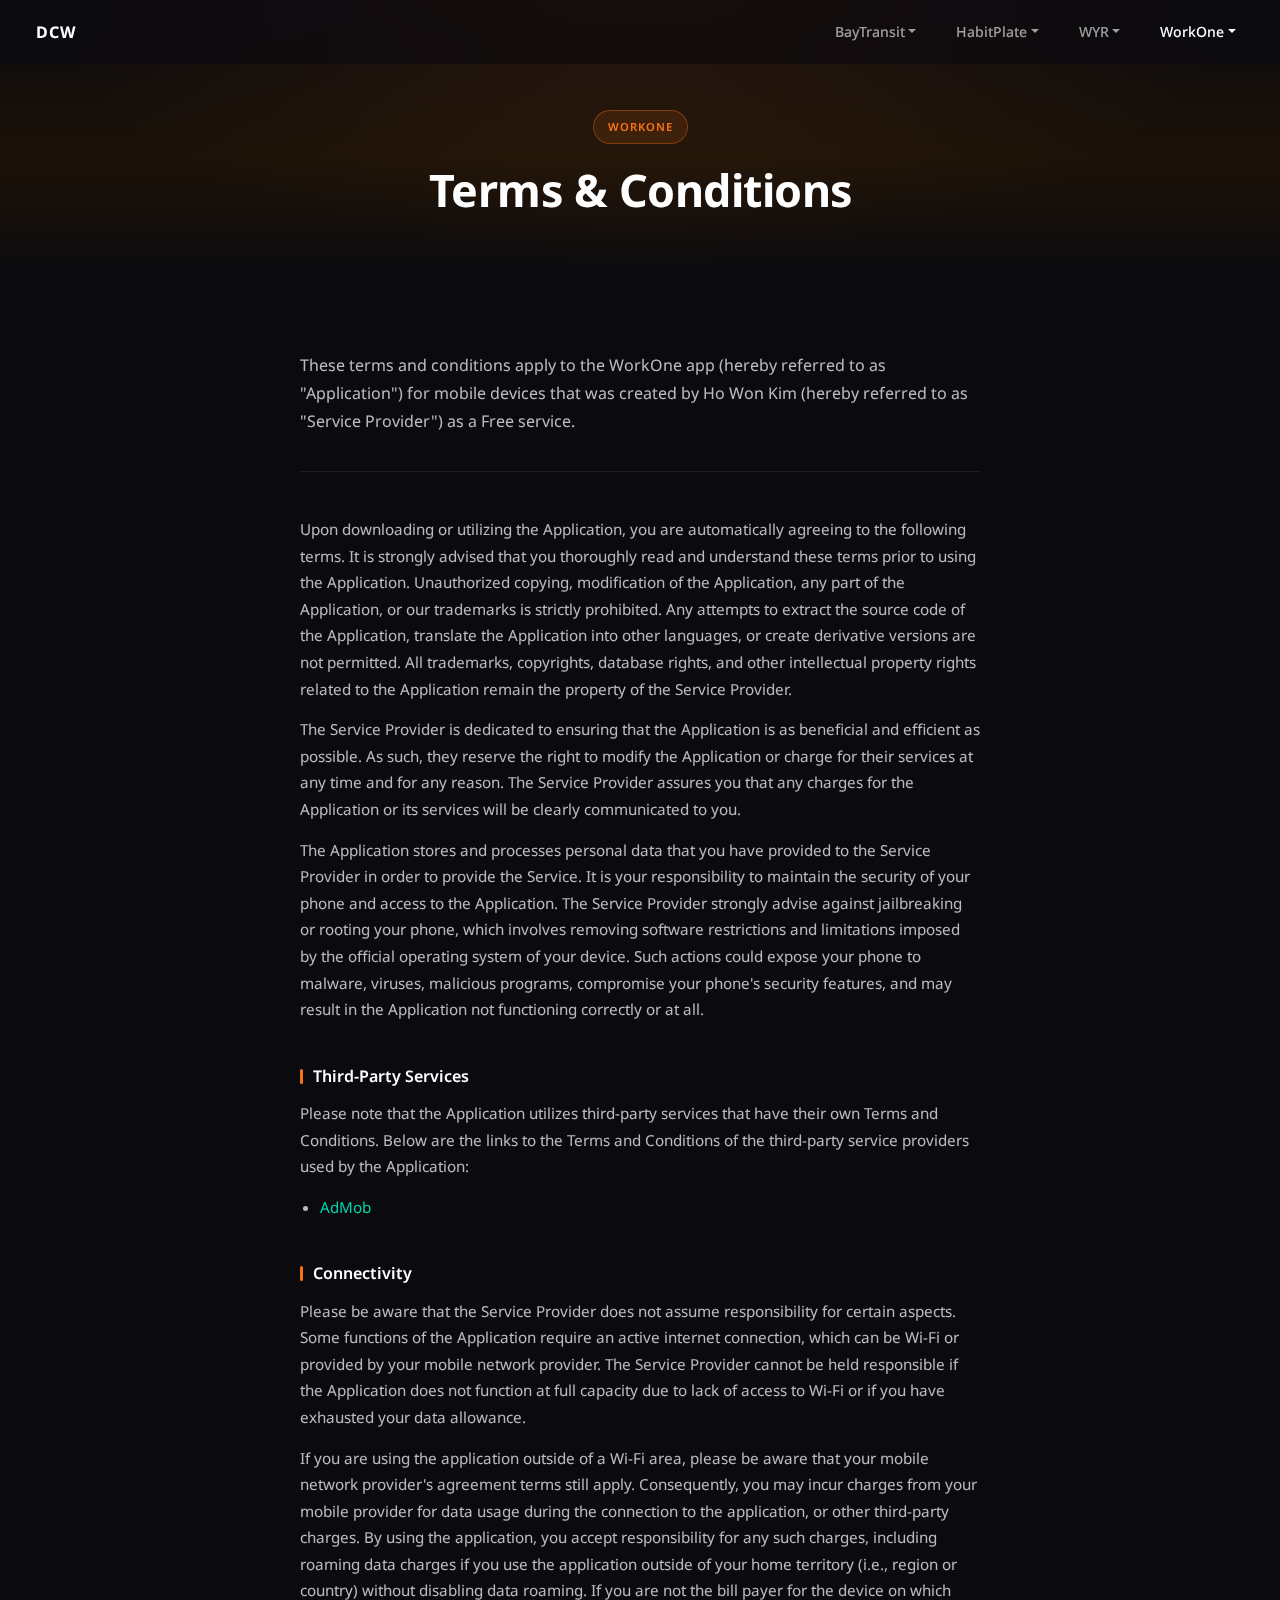
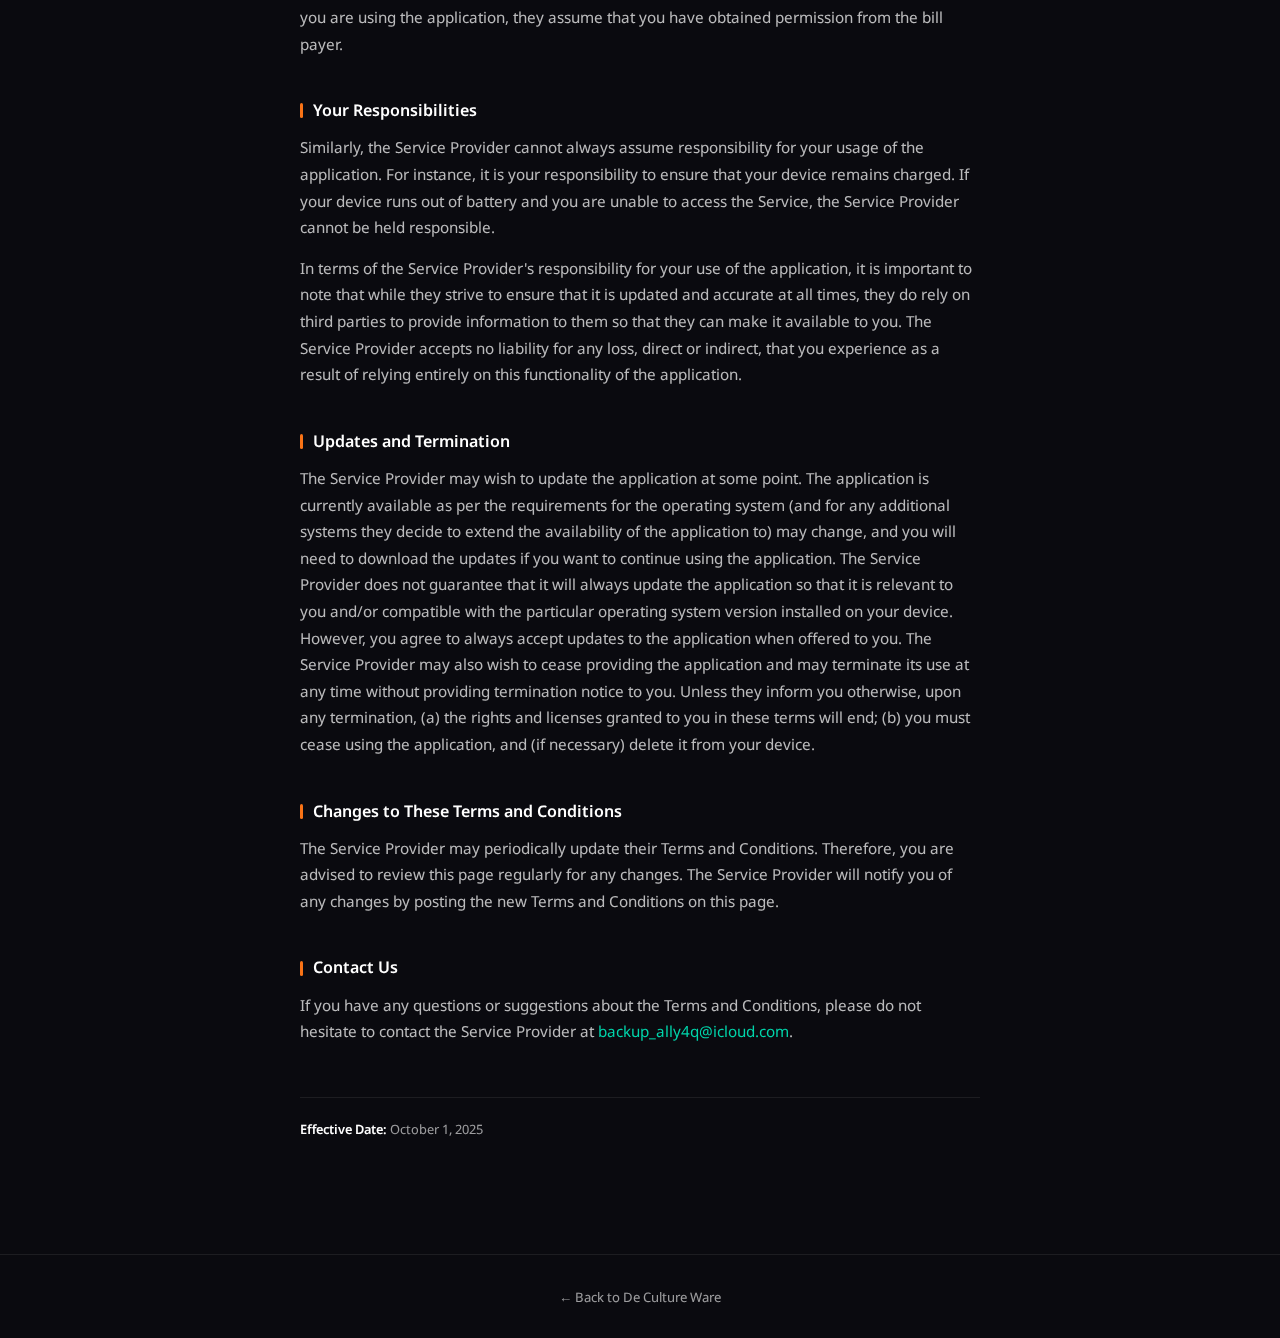
<file: workone/terms.html>
<!DOCTYPE html>
<html lang="en">
<head>
    <meta charset="UTF-8">
    <meta name="viewport" content="width=device-width, initial-scale=1.0">
    <title>Terms & Conditions - WorkOne</title>
    <link href="https://cdn.jsdelivr.net/npm/bootstrap@5.3.2/dist/css/bootstrap.min.css" rel="stylesheet">
    <link rel="preconnect" href="https://fonts.googleapis.com">
    <link rel="preconnect" href="https://fonts.gstatic.com" crossorigin>
    <link href="https://fonts.googleapis.com/css2?family=Noto+Sans:wght@300;400;500;600;700&display=swap" rel="stylesheet">
    <link rel="stylesheet" href="../subpage.css">
</head>
<body>
    <!-- Navigation -->
    <script src="../navbar.js"></script>

    <header class="page-header orange">
        <div class="container">
            <span class="sp-badge orange">WorkOne</span>
            <h1>Terms & Conditions</h1>
        </div>
    </header>

    <main class="content-container orange-accent">
        <div class="container">
            <div class="row justify-content-center">
                <div class="col-lg-8">
                        <div class="policy-content">
                            <p>These terms and conditions apply to the WorkOne app (hereby referred to as "Application") for mobile devices that was created by Ho Won Kim (hereby referred to as "Service Provider") as a Free service.</p>

                            <p>Upon downloading or utilizing the Application, you are automatically agreeing to the following terms. It is strongly advised that you thoroughly read and understand these terms prior to using the Application. Unauthorized copying, modification of the Application, any part of the Application, or our trademarks is strictly prohibited. Any attempts to extract the source code of the Application, translate the Application into other languages, or create derivative versions are not permitted. All trademarks, copyrights, database rights, and other intellectual property rights related to the Application remain the property of the Service Provider.</p>

                            <p>The Service Provider is dedicated to ensuring that the Application is as beneficial and efficient as possible. As such, they reserve the right to modify the Application or charge for their services at any time and for any reason. The Service Provider assures you that any charges for the Application or its services will be clearly communicated to you.</p>

                            <p>The Application stores and processes personal data that you have provided to the Service Provider in order to provide the Service. It is your responsibility to maintain the security of your phone and access to the Application. The Service Provider strongly advise against jailbreaking or rooting your phone, which involves removing software restrictions and limitations imposed by the official operating system of your device. Such actions could expose your phone to malware, viruses, malicious programs, compromise your phone's security features, and may result in the Application not functioning correctly or at all.</p>

                            <h2>Third-Party Services</h2>
                            <p>Please note that the Application utilizes third-party services that have their own Terms and Conditions. Below are the links to the Terms and Conditions of the third-party service providers used by the Application:</p>
                            <ul>
                                <li><a href="https://developers.google.com/admob/terms" target="_blank" rel="noopener noreferrer">AdMob</a></li>
                            </ul>

                            <h2>Connectivity</h2>
                            <p>Please be aware that the Service Provider does not assume responsibility for certain aspects. Some functions of the Application require an active internet connection, which can be Wi-Fi or provided by your mobile network provider. The Service Provider cannot be held responsible if the Application does not function at full capacity due to lack of access to Wi-Fi or if you have exhausted your data allowance.</p>

                            <p>If you are using the application outside of a Wi-Fi area, please be aware that your mobile network provider's agreement terms still apply. Consequently, you may incur charges from your mobile provider for data usage during the connection to the application, or other third-party charges. By using the application, you accept responsibility for any such charges, including roaming data charges if you use the application outside of your home territory (i.e., region or country) without disabling data roaming. If you are not the bill payer for the device on which you are using the application, they assume that you have obtained permission from the bill payer.</p>

                            <h2>Your Responsibilities</h2>
                            <p>Similarly, the Service Provider cannot always assume responsibility for your usage of the application. For instance, it is your responsibility to ensure that your device remains charged. If your device runs out of battery and you are unable to access the Service, the Service Provider cannot be held responsible.</p>

                            <p>In terms of the Service Provider's responsibility for your use of the application, it is important to note that while they strive to ensure that it is updated and accurate at all times, they do rely on third parties to provide information to them so that they can make it available to you. The Service Provider accepts no liability for any loss, direct or indirect, that you experience as a result of relying entirely on this functionality of the application.</p>

                            <h2>Updates and Termination</h2>
                            <p>The Service Provider may wish to update the application at some point. The application is currently available as per the requirements for the operating system (and for any additional systems they decide to extend the availability of the application to) may change, and you will need to download the updates if you want to continue using the application. The Service Provider does not guarantee that it will always update the application so that it is relevant to you and/or compatible with the particular operating system version installed on your device. However, you agree to always accept updates to the application when offered to you. The Service Provider may also wish to cease providing the application and may terminate its use at any time without providing termination notice to you. Unless they inform you otherwise, upon any termination, (a) the rights and licenses granted to you in these terms will end; (b) you must cease using the application, and (if necessary) delete it from your device.</p>

                            <h2>Changes to These Terms and Conditions</h2>
                            <p>The Service Provider may periodically update their Terms and Conditions. Therefore, you are advised to review this page regularly for any changes. The Service Provider will notify you of any changes by posting the new Terms and Conditions on this page.</p>

                            <h2>Contact Us</h2>
                            <p>If you have any questions or suggestions about the Terms and Conditions, please do not hesitate to contact the Service Provider at <a href="mailto:backup_ally4q@icloud.com">backup_ally4q@icloud.com</a>.</p>

                            <p class="effective-date"><strong>Effective Date:</strong> October 1, 2025</p>
                        </div>
                </div>
            </div>
        </div>
    </main>

    <footer class="subpage-footer">
        <div class="container">
            <a href="../index.html">&larr; Back to De Culture Ware</a>
        </div>
    </footer>

    <script src="https://cdn.jsdelivr.net/npm/bootstrap@5.3.2/dist/js/bootstrap.bundle.min.js"></script>
</body>
</html>
</file>
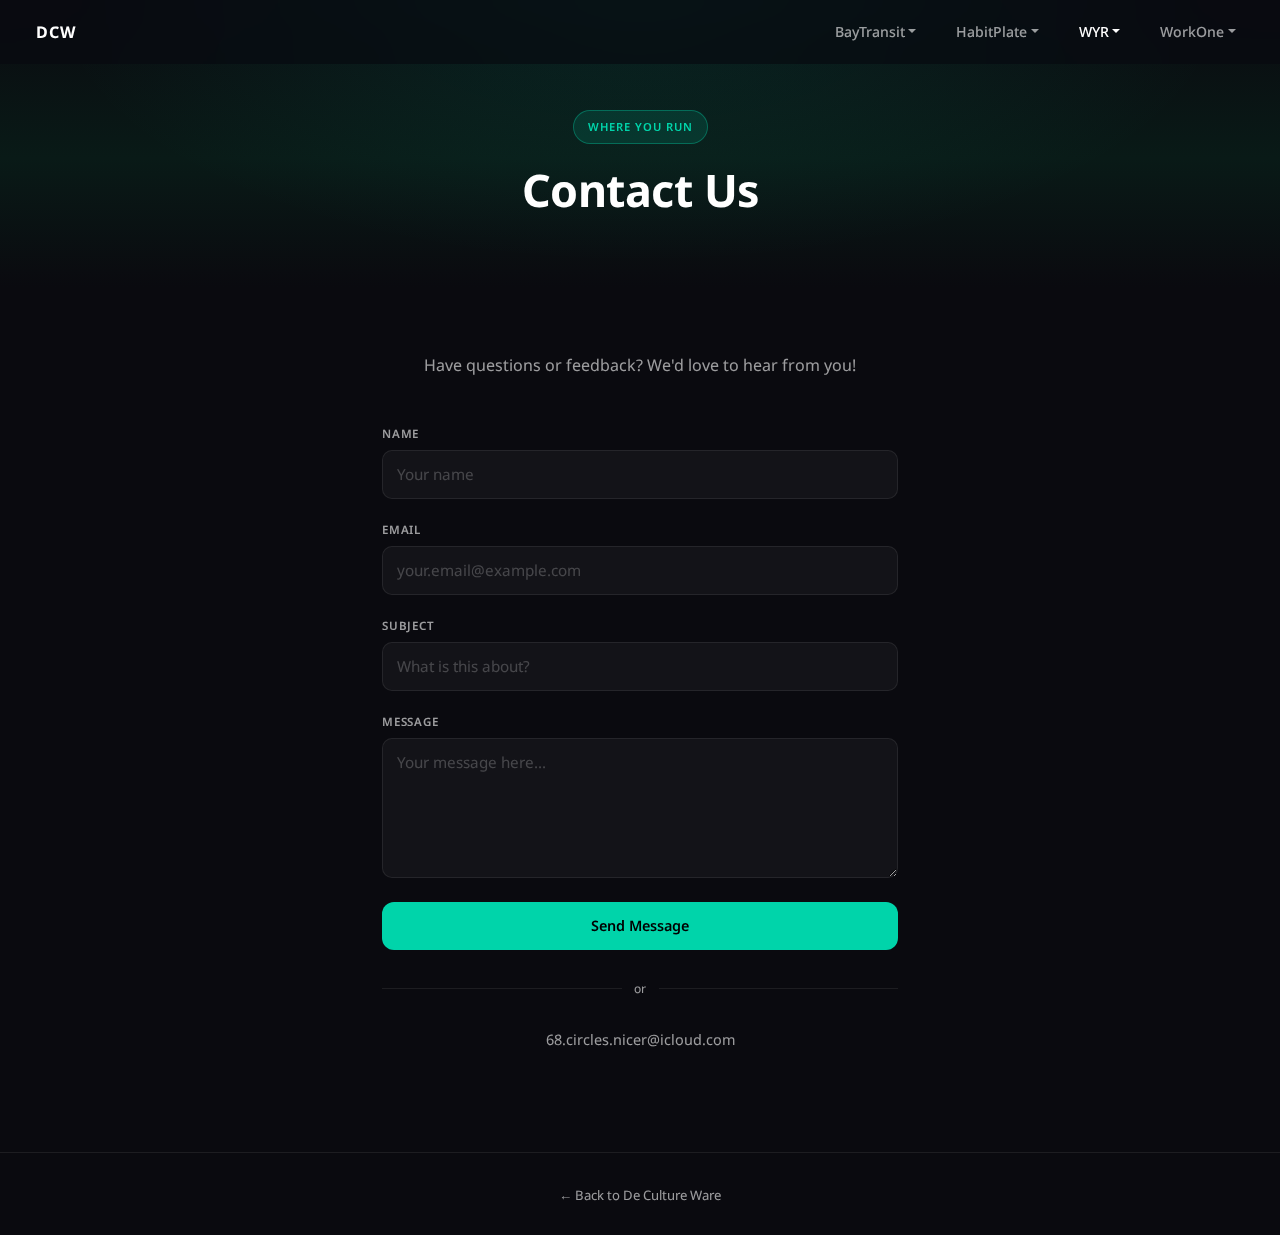
<file: wyr/contact.html>
<!DOCTYPE html>
<html lang="en">
<head>
    <meta charset="UTF-8">
    <meta name="viewport" content="width=device-width, initial-scale=1.0">
    <title>Contact - WYR</title>
    <link href="https://cdn.jsdelivr.net/npm/bootstrap@5.3.2/dist/css/bootstrap.min.css" rel="stylesheet">
    <link rel="preconnect" href="https://fonts.googleapis.com">
    <link rel="preconnect" href="https://fonts.gstatic.com" crossorigin>
    <link href="https://fonts.googleapis.com/css2?family=Noto+Sans:wght@300;400;500;600;700&display=swap" rel="stylesheet">
    <link rel="stylesheet" href="../subpage.css">
</head>
<body>
    <!-- Navigation -->
    <script src="../navbar.js"></script>

    <header class="page-header teal">
        <div class="container">
            <span class="sp-badge teal">Where You Run</span>
            <h1>Contact Us</h1>
        </div>
    </header>

    <main class="content-container teal-accent">
        <div class="container">
            <div class="row justify-content-center">
                <div class="col-lg-6 contact-wrap">
                    <div class="contact-intro">
                        <p>Have questions or feedback? We'd love to hear from you!</p>
                    </div>

                        <form class="contact-form" id="contactForm">
                            <div class="mb-3">
                                <label for="name" class="form-label">Name</label>
                                <input type="text" class="form-control" id="name" name="name" placeholder="Your name" required>
                            </div>

                            <div class="mb-3">
                                <label for="email" class="form-label">Email</label>
                                <input type="email" class="form-control" id="email" name="email" placeholder="your.email@example.com" required>
                            </div>

                            <div class="mb-3">
                                <label for="subject" class="form-label">Subject</label>
                                <input type="text" class="form-control" id="subject" name="subject" placeholder="What is this about?" required>
                            </div>

                            <div class="mb-4">
                                <label for="message" class="form-label">Message</label>
                                <textarea class="form-control" id="message" name="message" placeholder="Your message here..." required></textarea>
                            </div>

                            <div class="d-grid">
                                <button type="submit" class="btn btn-submit teal">Send Message</button>
                            </div>
                        </form>

                    <div class="contact-divider">or</div>
                    <a href="mailto:68.circles.nicer@icloud.com" class="contact-email-link">68.circles.nicer@icloud.com</a>
                </div>
            </div>
        </div>
    </main>

    <footer class="subpage-footer">
        <div class="container">
            <a href="../index.html">&larr; Back to De Culture Ware</a>
        </div>
    </footer>

    <script src="https://cdn.jsdelivr.net/npm/bootstrap@5.3.2/dist/js/bootstrap.bundle.min.js"></script>
    <script>
        document.getElementById('contactForm').addEventListener('submit', function(e) {
            e.preventDefault();
            const name = document.getElementById('name').value;
            const email = document.getElementById('email').value;
            const subject = document.getElementById('subject').value;
            const message = document.getElementById('message').value;
            const mailtoLink = `mailto:68.circles.nicer@icloud.com?subject=${encodeURIComponent(subject)}&body=${encodeURIComponent('Name: ' + name + '\nEmail: ' + email + '\n\nMessage:\n' + message)}`;
            window.location.href = mailtoLink;
        });
    </script>
</body>
</html>
</file>
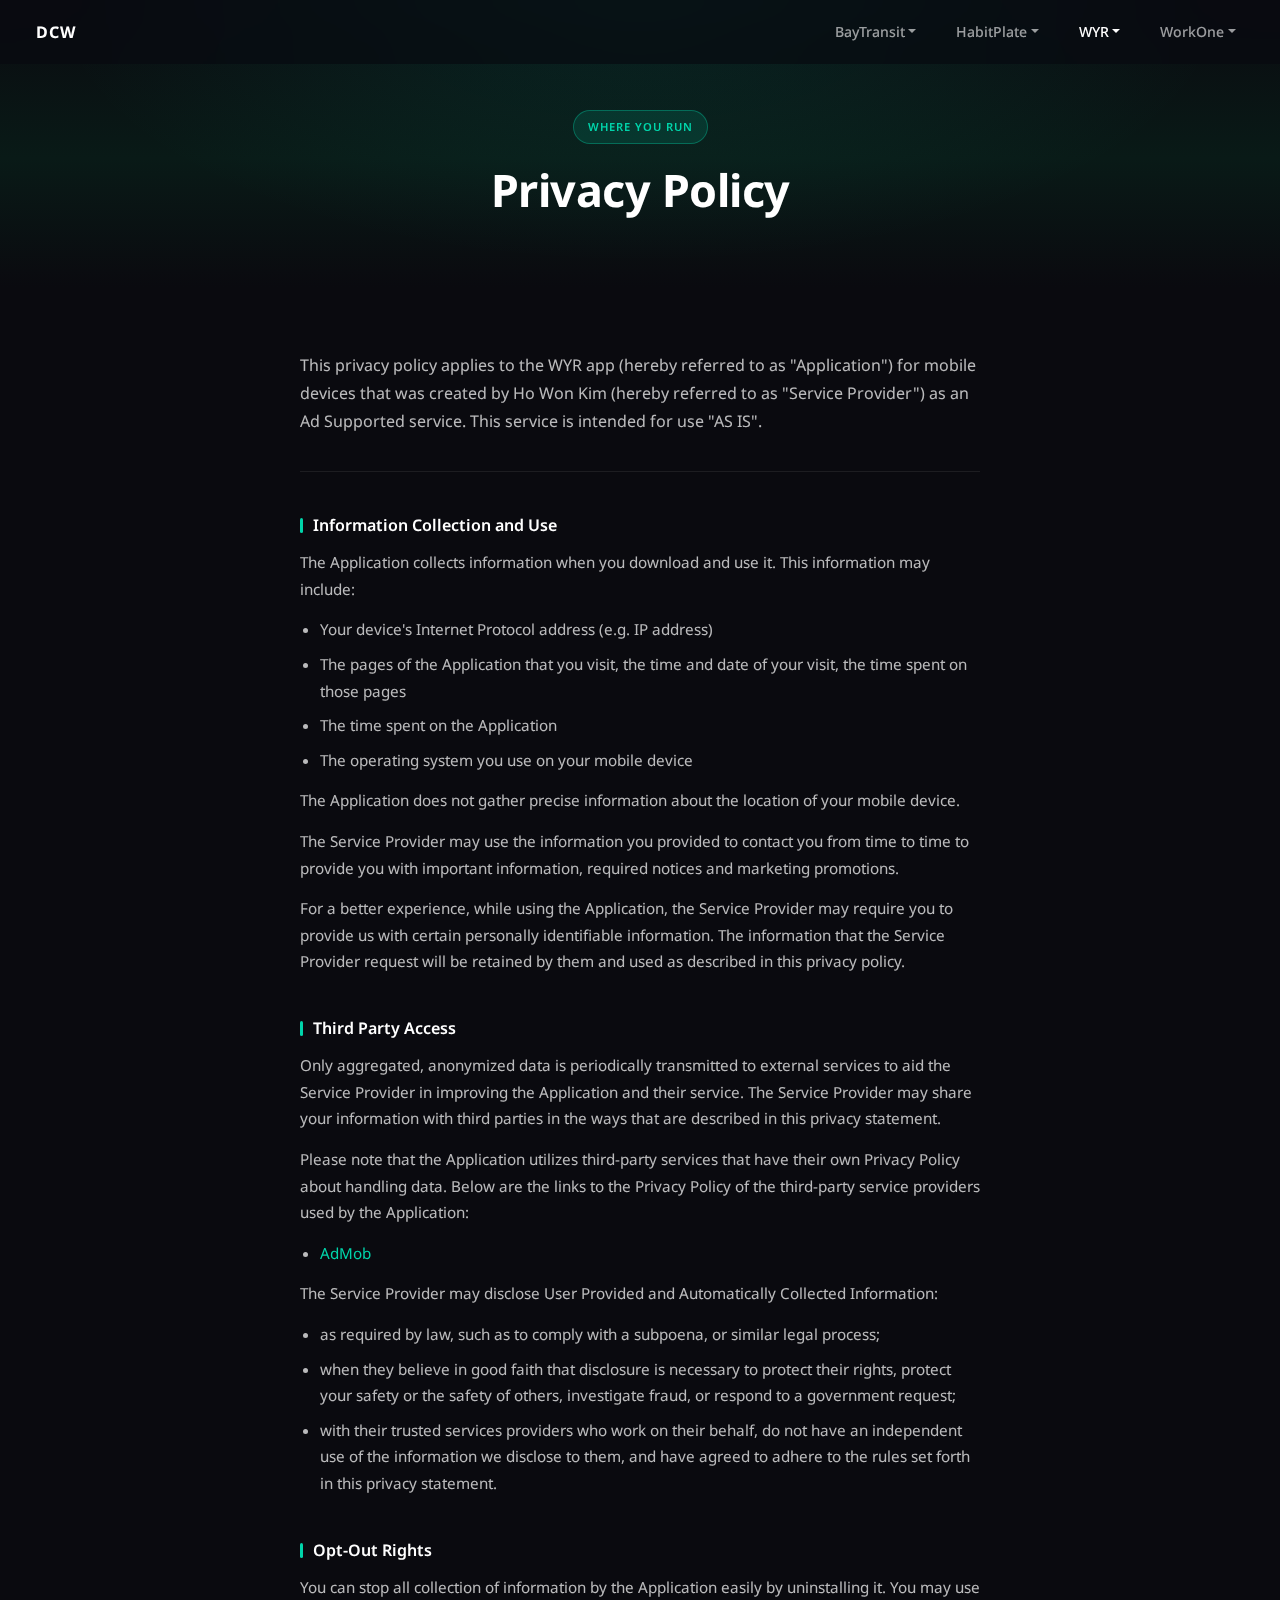
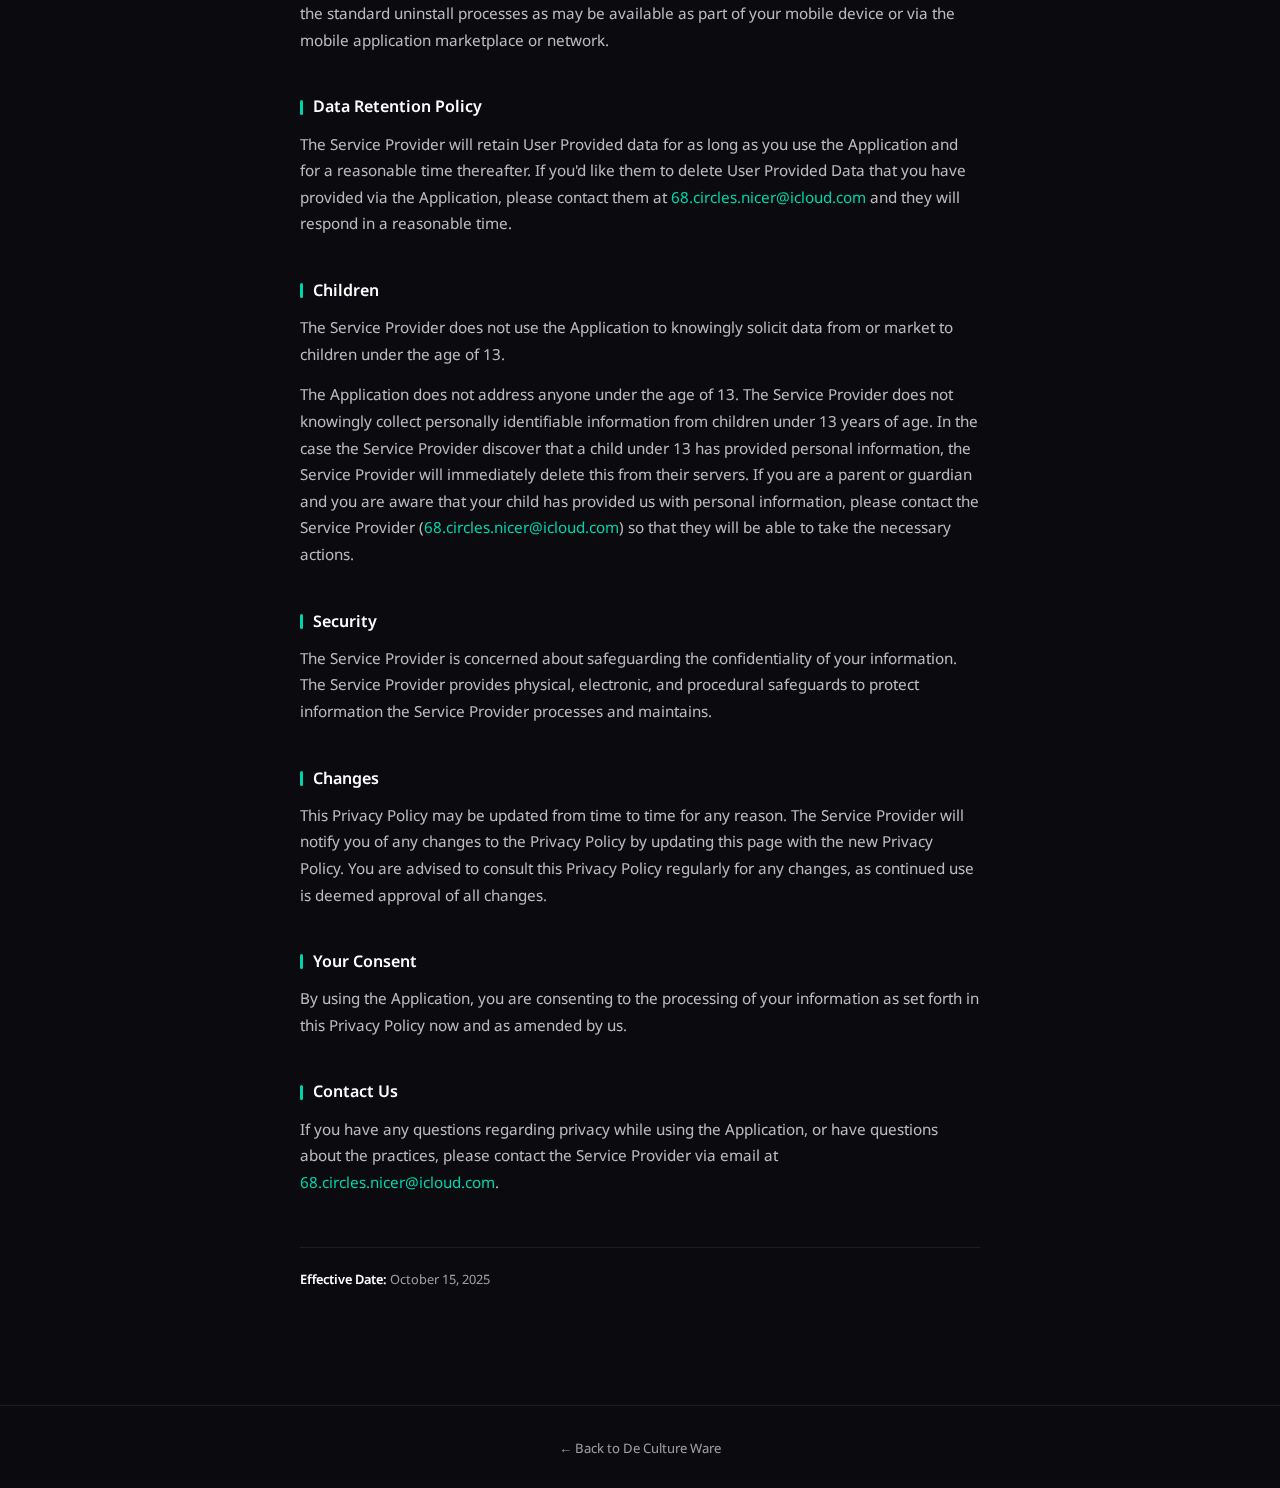
<file: wyr/privacy.html>
<!DOCTYPE html>
<html lang="en">
<head>
    <meta charset="UTF-8">
    <meta name="viewport" content="width=device-width, initial-scale=1.0">
    <title>Privacy Policy - WYR</title>
    <link href="https://cdn.jsdelivr.net/npm/bootstrap@5.3.2/dist/css/bootstrap.min.css" rel="stylesheet">
    <link rel="preconnect" href="https://fonts.googleapis.com">
    <link rel="preconnect" href="https://fonts.gstatic.com" crossorigin>
    <link href="https://fonts.googleapis.com/css2?family=Noto+Sans:wght@300;400;500;600;700&display=swap" rel="stylesheet">
    <link rel="stylesheet" href="../subpage.css">
</head>
<body>
    <!-- Navigation -->
    <script src="../navbar.js"></script>

    <header class="page-header teal">
        <div class="container">
            <span class="sp-badge teal">Where You Run</span>
            <h1>Privacy Policy</h1>
        </div>
    </header>

    <main class="content-container teal-accent">
        <div class="container">
            <div class="row justify-content-center">
                <div class="col-lg-8">
                        <div class="policy-content">
                            <p>This privacy policy applies to the WYR app (hereby referred to as "Application") for mobile devices that was created by Ho Won Kim (hereby referred to as "Service Provider") as an Ad Supported service. This service is intended for use "AS IS".</p>

                            <h2>Information Collection and Use</h2>
                            <p>The Application collects information when you download and use it. This information may include:</p>
                            <ul>
                                <li>Your device's Internet Protocol address (e.g. IP address)</li>
                                <li>The pages of the Application that you visit, the time and date of your visit, the time spent on those pages</li>
                                <li>The time spent on the Application</li>
                                <li>The operating system you use on your mobile device</li>
                            </ul>
                            <p>The Application does not gather precise information about the location of your mobile device.</p>
                            <p>The Service Provider may use the information you provided to contact you from time to time to provide you with important information, required notices and marketing promotions.</p>
                            <p>For a better experience, while using the Application, the Service Provider may require you to provide us with certain personally identifiable information. The information that the Service Provider request will be retained by them and used as described in this privacy policy.</p>

                            <h2>Third Party Access</h2>
                            <p>Only aggregated, anonymized data is periodically transmitted to external services to aid the Service Provider in improving the Application and their service. The Service Provider may share your information with third parties in the ways that are described in this privacy statement.</p>
                            <p>Please note that the Application utilizes third-party services that have their own Privacy Policy about handling data. Below are the links to the Privacy Policy of the third-party service providers used by the Application:</p>
                            <ul>
                                <li><a href="https://support.google.com/admob/answer/6128543?hl=en" target="_blank" rel="noopener noreferrer">AdMob</a></li>
                            </ul>
                            <p>The Service Provider may disclose User Provided and Automatically Collected Information:</p>
                            <ul>
                                <li>as required by law, such as to comply with a subpoena, or similar legal process;</li>
                                <li>when they believe in good faith that disclosure is necessary to protect their rights, protect your safety or the safety of others, investigate fraud, or respond to a government request;</li>
                                <li>with their trusted services providers who work on their behalf, do not have an independent use of the information we disclose to them, and have agreed to adhere to the rules set forth in this privacy statement.</li>
                            </ul>

                            <h2>Opt-Out Rights</h2>
                            <p>You can stop all collection of information by the Application easily by uninstalling it. You may use the standard uninstall processes as may be available as part of your mobile device or via the mobile application marketplace or network.</p>

                            <h2>Data Retention Policy</h2>
                            <p>The Service Provider will retain User Provided data for as long as you use the Application and for a reasonable time thereafter. If you'd like them to delete User Provided Data that you have provided via the Application, please contact them at <a href="mailto:68.circles.nicer@icloud.com">68.circles.nicer@icloud.com</a> and they will respond in a reasonable time.</p>

                            <h2>Children</h2>
                            <p>The Service Provider does not use the Application to knowingly solicit data from or market to children under the age of 13.</p>
                            <p>The Application does not address anyone under the age of 13. The Service Provider does not knowingly collect personally identifiable information from children under 13 years of age. In the case the Service Provider discover that a child under 13 has provided personal information, the Service Provider will immediately delete this from their servers. If you are a parent or guardian and you are aware that your child has provided us with personal information, please contact the Service Provider (<a href="mailto:68.circles.nicer@icloud.com">68.circles.nicer@icloud.com</a>) so that they will be able to take the necessary actions.</p>

                            <h2>Security</h2>
                            <p>The Service Provider is concerned about safeguarding the confidentiality of your information. The Service Provider provides physical, electronic, and procedural safeguards to protect information the Service Provider processes and maintains.</p>

                            <h2>Changes</h2>
                            <p>This Privacy Policy may be updated from time to time for any reason. The Service Provider will notify you of any changes to the Privacy Policy by updating this page with the new Privacy Policy. You are advised to consult this Privacy Policy regularly for any changes, as continued use is deemed approval of all changes.</p>

                            <h2>Your Consent</h2>
                            <p>By using the Application, you are consenting to the processing of your information as set forth in this Privacy Policy now and as amended by us.</p>

                            <h2>Contact Us</h2>
                            <p>If you have any questions regarding privacy while using the Application, or have questions about the practices, please contact the Service Provider via email at <a href="mailto:68.circles.nicer@icloud.com">68.circles.nicer@icloud.com</a>.</p>

                            <p class="effective-date"><strong>Effective Date:</strong> October 15, 2025</p>
                        </div>
                </div>
            </div>
        </div>
    </main>

    <footer class="subpage-footer">
        <div class="container">
            <a href="../index.html">&larr; Back to De Culture Ware</a>
        </div>
    </footer>

    <script src="https://cdn.jsdelivr.net/npm/bootstrap@5.3.2/dist/js/bootstrap.bundle.min.js"></script>
</body>
</html>
</file>
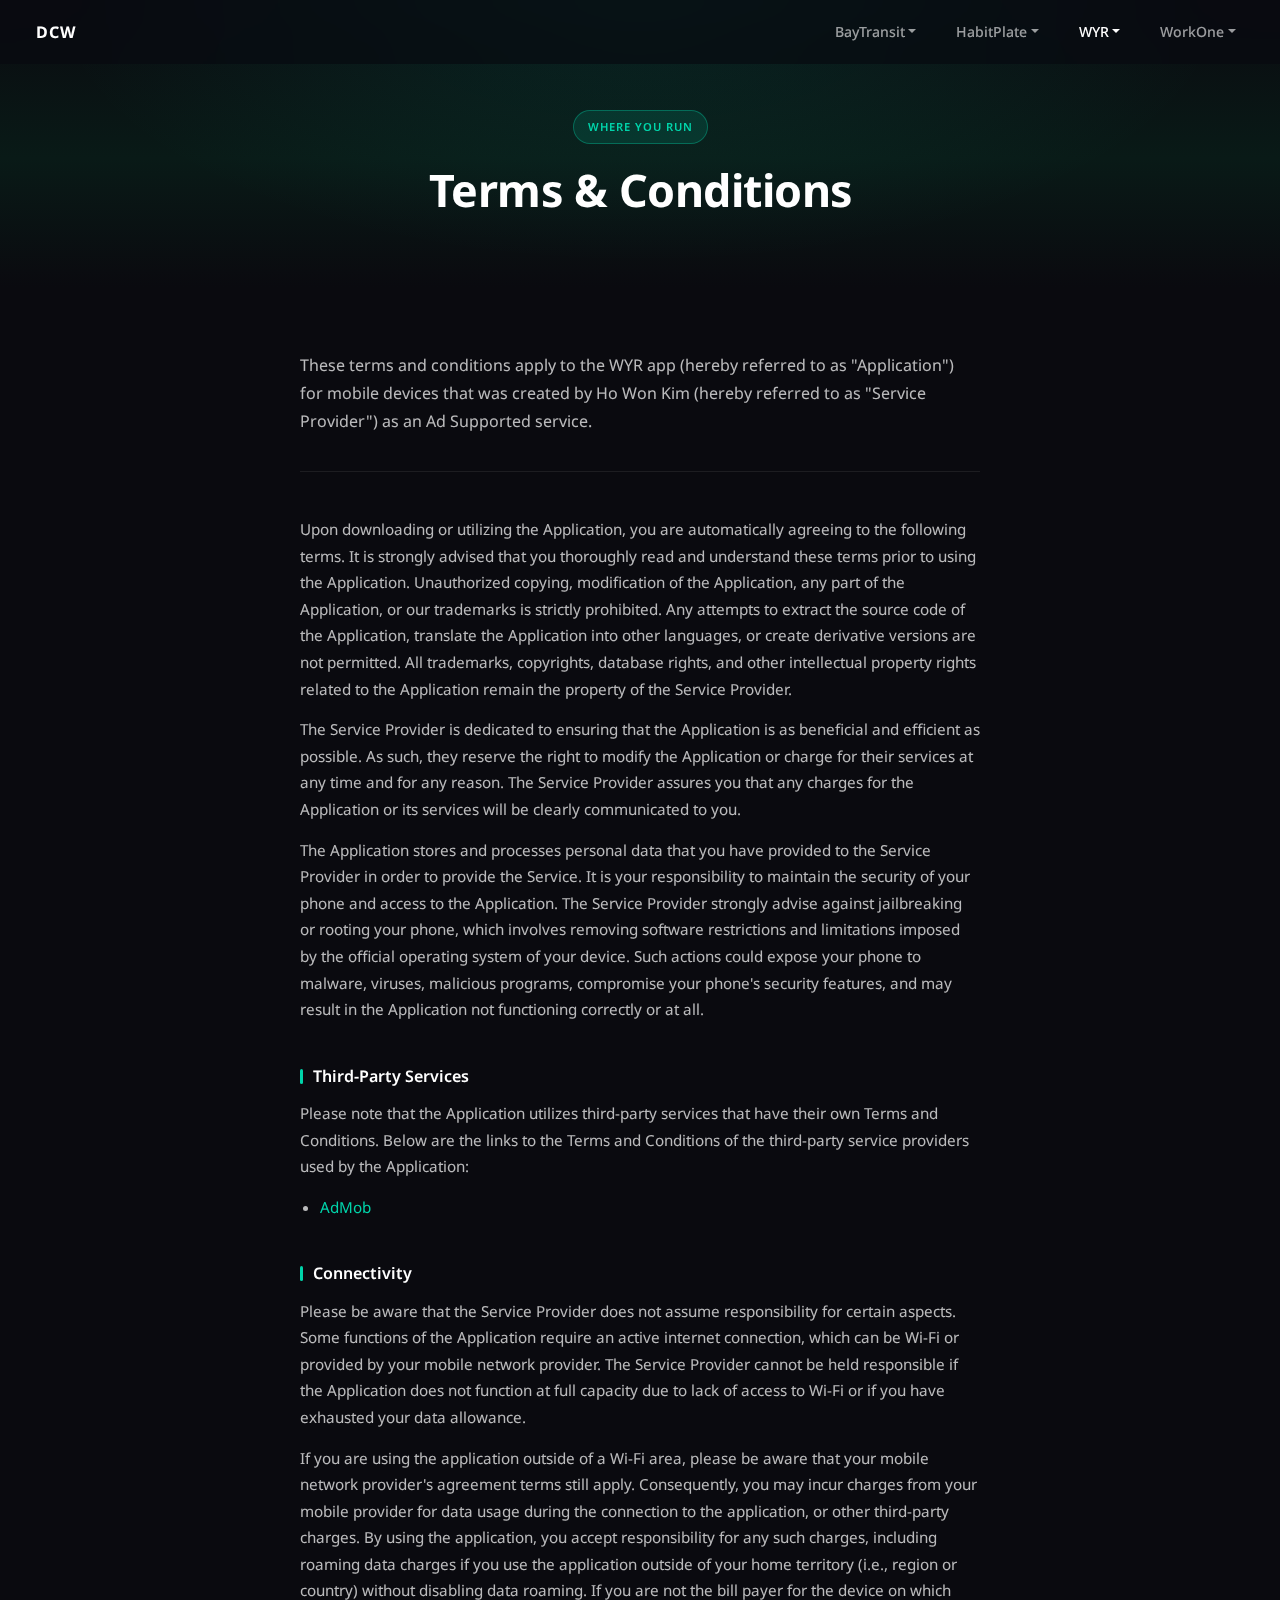
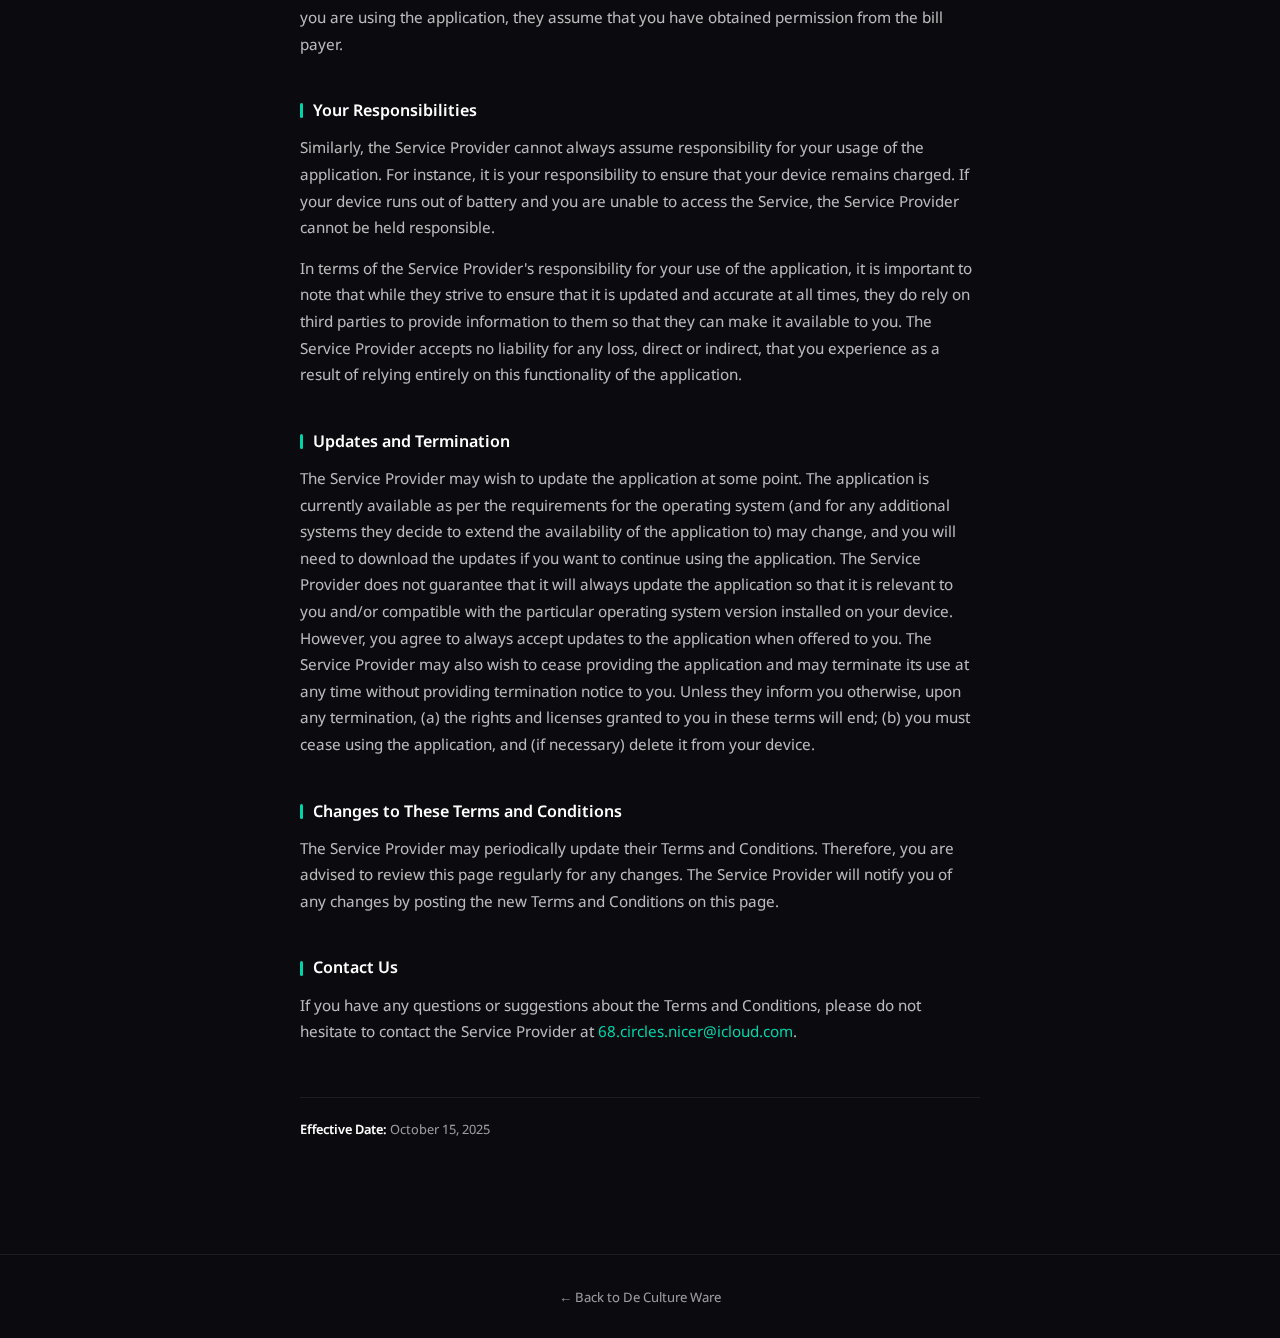
<file: wyr/terms.html>
<!DOCTYPE html>
<html lang="en">
<head>
    <meta charset="UTF-8">
    <meta name="viewport" content="width=device-width, initial-scale=1.0">
    <title>Terms & Conditions - WYR</title>
    <link href="https://cdn.jsdelivr.net/npm/bootstrap@5.3.2/dist/css/bootstrap.min.css" rel="stylesheet">
    <link rel="preconnect" href="https://fonts.googleapis.com">
    <link rel="preconnect" href="https://fonts.gstatic.com" crossorigin>
    <link href="https://fonts.googleapis.com/css2?family=Noto+Sans:wght@300;400;500;600;700&display=swap" rel="stylesheet">
    <link rel="stylesheet" href="../subpage.css">
</head>
<body>
    <!-- Navigation -->
    <script src="../navbar.js"></script>

    <header class="page-header teal">
        <div class="container">
            <span class="sp-badge teal">Where You Run</span>
            <h1>Terms & Conditions</h1>
        </div>
    </header>

    <main class="content-container teal-accent">
        <div class="container">
            <div class="row justify-content-center">
                <div class="col-lg-8">
                        <div class="policy-content">
                            <p>These terms and conditions apply to the WYR app (hereby referred to as "Application") for mobile devices that was created by Ho Won Kim (hereby referred to as "Service Provider") as an Ad Supported service.</p>

                            <p>Upon downloading or utilizing the Application, you are automatically agreeing to the following terms. It is strongly advised that you thoroughly read and understand these terms prior to using the Application. Unauthorized copying, modification of the Application, any part of the Application, or our trademarks is strictly prohibited. Any attempts to extract the source code of the Application, translate the Application into other languages, or create derivative versions are not permitted. All trademarks, copyrights, database rights, and other intellectual property rights related to the Application remain the property of the Service Provider.</p>

                            <p>The Service Provider is dedicated to ensuring that the Application is as beneficial and efficient as possible. As such, they reserve the right to modify the Application or charge for their services at any time and for any reason. The Service Provider assures you that any charges for the Application or its services will be clearly communicated to you.</p>

                            <p>The Application stores and processes personal data that you have provided to the Service Provider in order to provide the Service. It is your responsibility to maintain the security of your phone and access to the Application. The Service Provider strongly advise against jailbreaking or rooting your phone, which involves removing software restrictions and limitations imposed by the official operating system of your device. Such actions could expose your phone to malware, viruses, malicious programs, compromise your phone's security features, and may result in the Application not functioning correctly or at all.</p>

                            <h2>Third-Party Services</h2>
                            <p>Please note that the Application utilizes third-party services that have their own Terms and Conditions. Below are the links to the Terms and Conditions of the third-party service providers used by the Application:</p>
                            <ul>
                                <li><a href="https://developers.google.com/admob/terms" target="_blank" rel="noopener noreferrer">AdMob</a></li>
                            </ul>

                            <h2>Connectivity</h2>
                            <p>Please be aware that the Service Provider does not assume responsibility for certain aspects. Some functions of the Application require an active internet connection, which can be Wi-Fi or provided by your mobile network provider. The Service Provider cannot be held responsible if the Application does not function at full capacity due to lack of access to Wi-Fi or if you have exhausted your data allowance.</p>

                            <p>If you are using the application outside of a Wi-Fi area, please be aware that your mobile network provider's agreement terms still apply. Consequently, you may incur charges from your mobile provider for data usage during the connection to the application, or other third-party charges. By using the application, you accept responsibility for any such charges, including roaming data charges if you use the application outside of your home territory (i.e., region or country) without disabling data roaming. If you are not the bill payer for the device on which you are using the application, they assume that you have obtained permission from the bill payer.</p>

                            <h2>Your Responsibilities</h2>
                            <p>Similarly, the Service Provider cannot always assume responsibility for your usage of the application. For instance, it is your responsibility to ensure that your device remains charged. If your device runs out of battery and you are unable to access the Service, the Service Provider cannot be held responsible.</p>

                            <p>In terms of the Service Provider's responsibility for your use of the application, it is important to note that while they strive to ensure that it is updated and accurate at all times, they do rely on third parties to provide information to them so that they can make it available to you. The Service Provider accepts no liability for any loss, direct or indirect, that you experience as a result of relying entirely on this functionality of the application.</p>

                            <h2>Updates and Termination</h2>
                            <p>The Service Provider may wish to update the application at some point. The application is currently available as per the requirements for the operating system (and for any additional systems they decide to extend the availability of the application to) may change, and you will need to download the updates if you want to continue using the application. The Service Provider does not guarantee that it will always update the application so that it is relevant to you and/or compatible with the particular operating system version installed on your device. However, you agree to always accept updates to the application when offered to you. The Service Provider may also wish to cease providing the application and may terminate its use at any time without providing termination notice to you. Unless they inform you otherwise, upon any termination, (a) the rights and licenses granted to you in these terms will end; (b) you must cease using the application, and (if necessary) delete it from your device.</p>

                            <h2>Changes to These Terms and Conditions</h2>
                            <p>The Service Provider may periodically update their Terms and Conditions. Therefore, you are advised to review this page regularly for any changes. The Service Provider will notify you of any changes by posting the new Terms and Conditions on this page.</p>

                            <h2>Contact Us</h2>
                            <p>If you have any questions or suggestions about the Terms and Conditions, please do not hesitate to contact the Service Provider at <a href="mailto:68.circles.nicer@icloud.com">68.circles.nicer@icloud.com</a>.</p>

                            <p class="effective-date"><strong>Effective Date:</strong> October 15, 2025</p>
                        </div>
                </div>
            </div>
        </div>
    </main>

    <footer class="subpage-footer">
        <div class="container">
            <a href="../index.html">&larr; Back to De Culture Ware</a>
        </div>
    </footer>

    <script src="https://cdn.jsdelivr.net/npm/bootstrap@5.3.2/dist/js/bootstrap.bundle.min.js"></script>
</body>
</html>
</file>
<file: style.css>
/* ==================== Custom Variables ==================== */
:root {
    --teal: #00d4aa;
    --purple: #a855f7;
    --blue: #3b82f6;
    --orange: #f97316;
    --bg-dark: #0a0a0f;
    --text-muted: rgba(255, 255, 255, 0.6);
}

/* ==================== Base Styles ==================== */
html {
    scroll-behavior: smooth;
}

body {
    background-color: var(--bg-dark);
    color: #fff;
    font-family: 'Inter', -apple-system, BlinkMacSystemFont, sans-serif;
}

/* ==================== Navigation ==================== */
.floating-nav {
    top: 20px;
    left: 50%;
    transform: translateX(-50%);
    width: auto;
    max-width: calc(100% - 40px);
    background: rgba(18, 18, 26, 0.95) !important;
    backdrop-filter: blur(20px);
    -webkit-backdrop-filter: blur(20px);
    border: 1px solid rgba(255, 255, 255, 0.1);
    border-radius: 16px;
    padding: 10px 20px;
}

.floating-nav .navbar-brand {
    font-weight: 700;
    letter-spacing: 1px;
}

.floating-nav .navbar-toggler {
    padding: 4px 8px;
}

.floating-nav .navbar-toggler:focus {
    box-shadow: none;
}

.floating-nav .navbar-collapse {
    margin-top: 12px;
}

.floating-nav .nav-link {
    color: var(--text-muted) !important;
    font-size: 0.9rem;
    font-weight: 500;
    transition: color 0.3s;
    padding: 8px 0;
}

.floating-nav .nav-link:hover,
.floating-nav .nav-link.active {
    color: #fff !important;
}

@media (min-width: 768px) {
    .floating-nav {
        border-radius: 50px;
        padding: 8px 24px;
    }

    .floating-nav .navbar-collapse {
        margin-top: 0;
    }

    .floating-nav .nav-link {
        padding: 8px 4px;
    }
}

/* ==================== Hero Section ==================== */
.hero-section {
    position: relative;
    background-color: var(--bg-dark);
}

.hero-bg {
    position: absolute;
    inset: 0;
    background:
        radial-gradient(ellipse at 20% 30%, rgba(0, 212, 170, 0.12) 0%, transparent 50%),
        radial-gradient(ellipse at 80% 70%, rgba(168, 85, 247, 0.12) 0%, transparent 50%),
        radial-gradient(ellipse at 60% 20%, rgba(59, 130, 246, 0.08) 0%, transparent 40%),
        radial-gradient(ellipse at 40% 80%, rgba(249, 115, 22, 0.08) 0%, transparent 40%);
    pointer-events: none;
}

.brand-title {
    line-height: 0.9;
}

.word {
    font-family: 'Caveat Brush', cursive;
    font-size: 6rem;
    cursor: pointer;
    transition: all 0.3s ease;
    background: linear-gradient(135deg, #fff 0%, #ccc 100%);
    -webkit-background-clip: text;
    -webkit-text-fill-color: transparent;
    background-clip: text;
}

.word:hover {
    transform: scale(1.05);
    background: linear-gradient(135deg, var(--teal) 0%, var(--purple) 100%);
    -webkit-background-clip: text;
    background-clip: text;
}

.tagline {
    font-size: 1rem;
    color: var(--text-muted);
    font-weight: 300;
    letter-spacing: 2px;
}

.scroll-indicator span {
    font-size: 0.85rem;
    color: var(--text-muted);
}

.scroll-arrow {
    width: 20px;
    height: 20px;
    border-right: 2px solid var(--text-muted);
    border-bottom: 2px solid var(--text-muted);
    transform: rotate(45deg);
    animation: float 2s ease-in-out infinite;
}

@keyframes float {
    0%, 100% { transform: rotate(45deg) translateY(0); }
    50% { transform: rotate(45deg) translateY(8px); }
}

/* ==================== App Sections ==================== */
.app-section {
    position: relative;
}

.app-section::before {
    content: '';
    position: absolute;
    top: 0;
    left: 0;
    right: 0;
    height: 1px;
}

.wyr-theme {
    background: linear-gradient(180deg, var(--bg-dark) 0%, #0a1a18 50%, var(--bg-dark) 100%);
}
.wyr-theme::before {
    background: linear-gradient(90deg, transparent, var(--teal), transparent);
}

.habitplate-theme {
    background: linear-gradient(180deg, var(--bg-dark) 0%, #1a1225 50%, var(--bg-dark) 100%);
}
.habitplate-theme::before {
    background: linear-gradient(90deg, transparent, var(--purple), transparent);
}

.baytransit-theme {
    background: linear-gradient(180deg, var(--bg-dark) 0%, #0f1525 50%, var(--bg-dark) 100%);
}
.baytransit-theme::before {
    background: linear-gradient(90deg, transparent, var(--blue), transparent);
}

.workone-theme {
    background: linear-gradient(180deg, var(--bg-dark) 0%, #1a150f 50%, var(--bg-dark) 100%);
}
.workone-theme::before {
    background: linear-gradient(90deg, transparent, var(--orange), transparent);
}

/* ==================== App Badge ==================== */
.app-badge {
    font-size: 0.7rem;
    font-weight: 600;
    letter-spacing: 1px;
    padding: 6px 14px;
    border-radius: 50px;
}

.app-badge.teal {
    background: rgba(0, 212, 170, 0.15);
    border: 1px solid rgba(0, 212, 170, 0.4);
    color: var(--teal);
}

.app-badge.purple {
    background: rgba(168, 85, 247, 0.15);
    border: 1px solid rgba(168, 85, 247, 0.4);
    color: var(--purple);
}

.app-badge.blue {
    background: rgba(59, 130, 246, 0.15);
    border: 1px solid rgba(59, 130, 246, 0.4);
    color: var(--blue);
}

.app-badge.orange {
    background: rgba(249, 115, 22, 0.15);
    border: 1px solid rgba(249, 115, 22, 0.4);
    color: var(--orange);
}

/* ==================== App Title & Description ==================== */
.app-title {
    font-size: 3rem;
    font-weight: 700;
    letter-spacing: -1px;
}

.app-description {
    font-size: 1.05rem;
    color: var(--text-muted);
    line-height: 1.8;
}

/* ==================== App Store Button ==================== */
.btn-app {
    display: inline-flex;
    align-items: center;
    padding: 14px 24px;
    font-weight: 600;
    font-size: 0.95rem;
    border-radius: 12px;
    border: none;
    transition: all 0.3s ease;
}

.btn-app.teal {
    background: var(--teal);
    color: #000;
}
.btn-app.teal:hover {
    background: var(--teal);
    box-shadow: 0 8px 30px rgba(0, 212, 170, 0.4);
    transform: translateY(-2px);
}

.btn-app.purple {
    background: var(--purple);
    color: #fff;
}
.btn-app.purple:hover {
    background: var(--purple);
    box-shadow: 0 8px 30px rgba(168, 85, 247, 0.4);
    transform: translateY(-2px);
}

.btn-app.blue {
    background: var(--blue);
    color: #fff;
}
.btn-app.blue:hover {
    background: var(--blue);
    box-shadow: 0 8px 30px rgba(59, 130, 246, 0.4);
    transform: translateY(-2px);
}

.btn-app.orange {
    background: var(--orange);
    color: #fff;
}
.btn-app.orange:hover {
    background: var(--orange);
    box-shadow: 0 8px 30px rgba(249, 115, 22, 0.4);
    transform: translateY(-2px);
}

/* ==================== Gallery ==================== */
.gallery-track {
    display: flex;
    gap: 16px;
    overflow-x: auto;
    padding: 16px 8px;
    scroll-behavior: smooth;
    -ms-overflow-style: none;
    scrollbar-width: none;
}

.gallery-track::-webkit-scrollbar {
    display: none;
}

.gallery-img {
    flex-shrink: 0;
    width: 180px;
    height: auto;
    border-radius: 16px;
    box-shadow: 0 16px 48px rgba(0, 0, 0, 0.4);
    transition: transform 0.3s ease;
}

.gallery-img:hover {
    transform: scale(1.03) translateY(-8px);
}

.btn-gallery {
    width: 44px;
    height: 44px;
    border-radius: 50%;
    background: rgba(255, 255, 255, 0.08);
    border: 1px solid rgba(255, 255, 255, 0.15);
    color: #fff;
    display: inline-flex;
    align-items: center;
    justify-content: center;
    transition: all 0.3s;
}

.btn-gallery:hover {
    background: rgba(255, 255, 255, 0.15);
    border-color: rgba(255, 255, 255, 0.3);
    color: #fff;
}

/* ==================== App Links ==================== */
.app-links a {
    color: var(--text-muted);
    text-decoration: none;
    font-size: 0.9rem;
    transition: color 0.3s;
}

.app-links a:hover {
    color: #fff;
}

/* ==================== Footer ==================== */
.footer {
    background: var(--bg-dark);
    border-top: 1px solid rgba(255, 255, 255, 0.1);
}

.footer-brand {
    font-weight: 600;
}

.footer-copy {
    color: var(--text-muted);
    font-size: 0.85rem;
}

/* ==================== Responsive ==================== */
@media (min-width: 1200px) {
    .gallery-img {
        width: 220px;
    }

    .app-title {
        font-size: 3.5rem;
    }
}

@media (max-width: 991px) {
    .app-section .col-lg-6 {
        text-align: center;
    }

    .gallery-controls {
        justify-content: center;
    }

    .btn-app {
        margin: 0 auto;
    }
}

@media (max-width: 767px) {
    .floating-nav {
        top: 10px;
        padding: 10px 16px;
    }

    .word {
        font-size: 4rem;
    }

    .app-title {
        font-size: 2.2rem;
    }

    .gallery-img {
        width: 150px;
    }
}

@media (max-width: 480px) {
    .word {
        font-size: 3rem;
    }

    .app-title {
        font-size: 1.8rem;
    }

    .gallery-img {
        width: 130px;
        border-radius: 12px;
    }

    .btn-app {
        width: 100%;
        justify-content: center;
    }
}
</file>
<file: habitplate/style.css>
* {
    margin: 0;
    padding: 0;
    box-sizing: border-box;
}

body {
    min-height: 100vh;
    display: flex;
    flex-direction: column;
    background: linear-gradient(135deg, #667eea 0%, #764ba2 100%);
    font-family: 'Noto Sans', Arial, sans-serif;
}

.toolbar {
    background: rgba(255, 255, 255, 0.1);
    backdrop-filter: blur(10px);
    border-bottom: 1px solid rgba(255, 255, 255, 0.2);
    padding: 15px 0;
    position: sticky;
    top: 0;
    z-index: 1000;
}

.toolbar-content {
    max-width: 1200px;
    margin: 0 auto;
    padding: 0 20px;
    display: flex;
    justify-content: space-between;
    align-items: center;
}

.logo {
    display: flex;
    align-items: center;
    gap: 10px;
    font-size: 1.5rem;
    font-family: 'Noto Sans', Arial, sans-serif;
    font-weight: 700;
    color: white;
}

.logo-img {
    height: 30px;
    width: auto;
}

.nav-links {
    display: flex;
    list-style: none;
    gap: 30px;
}

.nav-links a {
    color: white;
    text-decoration: none;
    font-size: 1rem;
    transition: all 0.3s ease;
    padding: 5px 10px;
    border-radius: 5px;
}

.nav-links a:hover {
    background: rgba(255, 255, 255, 0.2);
}

.container {
    flex: 1;
    display: flex;
    flex-direction: column;
    justify-content: center;
    align-items: center;
    text-align: center;
    color: white;
    padding: 40px 20px;
}

h1 {
    font-size: 3rem;
    margin-bottom: 20px;
}

p {
    font-size: 1.5rem;
    margin-bottom: 40px;
}

.download-btn {
    display: inline-block;
    background: rgba(255, 255, 255, 0.2);
    color: white;
    text-decoration: none;
    padding: 15px 40px;
    border-radius: 30px;
    font-size: 1.2rem;
    font-weight: 700;
    border: 2px solid rgba(255, 255, 255, 0.3);
    backdrop-filter: blur(10px);
    transition: all 0.3s ease;
    margin-bottom: 40px;
}

.download-btn:hover {
    background: rgba(255, 255, 255, 0.3);
    transform: translateY(-3px);
    box-shadow: 0 10px 30px rgba(0, 0, 0, 0.3);
}

.gallery {
    display: flex;
    gap: 20px;
    flex-wrap: wrap;
    justify-content: center;
    max-width: 1400px;
    margin: 0 auto;
}

.screenshot {
    width: 250px;
    height: auto;
    border-radius: 15px;
    box-shadow: 0 8px 30px rgba(0, 0, 0, 0.3);
    transition: transform 0.3s ease, box-shadow 0.3s ease;
    border: 3px solid rgba(255, 255, 255, 0.2);
}

.screenshot:hover {
    transform: scale(1.05) translateY(-10px);
    box-shadow: 0 15px 50px rgba(0, 0, 0, 0.5);
}

@media (max-width: 768px) {
    .toolbar-content {
        flex-direction: column;
        gap: 15px;
    }

    .nav-links {
        gap: 15px;
    }

    h1 {
        font-size: 2rem;
    }

    p {
        font-size: 1.2rem;
    }
}
</file>
<file: wyr/style.css>
* {
    margin: 0;
    padding: 0;
    box-sizing: border-box;
}

body {
    min-height: 100vh;
    display: flex;
    flex-direction: column;
    background: linear-gradient(135deg, #1a1a1a 0%, #2d2d2d 100%);
    font-family: 'Noto Sans', Arial, sans-serif;
}

.toolbar {
    background: rgba(255, 255, 255, 0.1);
    backdrop-filter: blur(10px);
    border-bottom: 1px solid rgba(255, 255, 255, 0.2);
    padding: 15px 0;
    position: sticky;
    top: 0;
    z-index: 1000;
}

.toolbar-content {
    max-width: 1200px;
    margin: 0 auto;
    padding: 0 20px;
    display: flex;
    justify-content: space-between;
    align-items: center;
}

.logo {
    display: flex;
    align-items: center;
    gap: 10px;
    font-size: 1.5rem;
    font-family: 'Noto Sans', Arial, sans-serif;
    font-weight: 700;
    color: white;
}

.nav-links {
    display: flex;
    list-style: none;
    gap: 30px;
}

.nav-links a {
    color: white;
    text-decoration: none;
    font-size: 1rem;
    transition: all 0.3s ease;
    padding: 5px 10px;
    border-radius: 5px;
}

.nav-links a:hover {
    background: rgba(255, 255, 255, 0.2);
}

.container {
    flex: 1;
    display: flex;
    flex-direction: column;
    justify-content: center;
    align-items: center;
    text-align: center;
    color: white;
    padding: 40px 20px;
    position: relative;
}

h1 {
    font-size: 3rem;
    margin-bottom: 20px;
}

p {
    font-size: 1.5rem;
    margin-bottom: 40px;
}

.download-btn {
    display: inline-block;
    background: rgba(255, 255, 255, 0.2);
    color: white;
    text-decoration: none;
    padding: 15px 40px;
    border-radius: 30px;
    font-size: 1.2rem;
    font-weight: 700;
    border: 2px solid rgba(255, 255, 255, 0.3);
    backdrop-filter: blur(10px);
    transition: all 0.3s ease;
    margin-bottom: 40px;
}

.download-btn:hover {
    background: rgba(255, 255, 255, 0.3);
    transform: translateY(-3px);
    box-shadow: 0 10px 30px rgba(0, 0, 0, 0.3);
}

.gallery {
    display: flex;
    gap: 20px;
    flex-wrap: nowrap;
    justify-content: center;
    max-width: 1400px;
    margin: 0 auto;
    overflow-x: auto;
}

.screenshot {
    width: 250px;
    height: auto;
    border-radius: 15px;
    box-shadow: 0 8px 30px rgba(0, 0, 0, 0.3);
    transition: transform 0.3s ease, box-shadow 0.3s ease;
    border: 3px solid rgba(255, 255, 255, 0.2);
}

.screenshot:hover {
    transform: scale(1.05) translateY(-10px);
    box-shadow: 0 15px 50px rgba(0, 0, 0, 0.5);
}

.gallery-btn {
    position: absolute;
    top: 50%;
    transform: translateY(-50%);
    background: transparent;
    border: none;
    color: white;
    font-size: 3rem;
    cursor: pointer;
    z-index: 10;
    transition: all 0.3s ease;
    display: flex;
    align-items: center;
    justify-content: center;
    padding: 10px;
}

.gallery-btn:hover {
    color: rgba(255, 255, 255, 0.7);
    transform: translateY(-50%) scale(1.2);
}

.gallery-btn-left {
    left: 20px;
}

.gallery-btn-right {
    right: 20px;
}

@media (max-width: 768px) {
    .toolbar-content {
        flex-direction: column;
        gap: 15px;
    }

    .nav-links {
        gap: 15px;
    }

    h1 {
        font-size: 2rem;
    }

    p {
        font-size: 1.2rem;
    }
}
</file>
<file: subpage.css>
/* ==================== Variables ==================== */
:root {
    --teal:       #00d4aa;
    --purple:     #a855f7;
    --blue:       #3b82f6;
    --orange:     #f97316;
    --bg-dark:    #0a0a0f;
    --text-muted: rgba(255, 255, 255, 0.6);
    --text-body:  rgba(255, 255, 255, 0.72);
    --border:     rgba(255, 255, 255, 0.08);
}

* { box-sizing: border-box; }

html { scroll-behavior: smooth; }

body {
    background-color: var(--bg-dark);
    color: #fff;
    font-family: 'Noto Sans', -apple-system, BlinkMacSystemFont, sans-serif;
    font-size: 0.95rem;
    line-height: 1.75;
    -webkit-font-smoothing: antialiased;
}

/* ==================== Navigation (shared via site-nav) ==================== */
.site-nav {
    background: rgba(10, 10, 15, 0.72) !important;
    backdrop-filter: saturate(180%) blur(24px);
    -webkit-backdrop-filter: saturate(180%) blur(24px);
    border: none;
    border-radius: 0;
    min-height: 64px;
    padding: 0 24px;
}

.site-nav .navbar-toggler { padding: 4px 8px; }
.site-nav .navbar-toggler:focus { box-shadow: none; }

.site-nav .nav-link {
    color: var(--text-muted) !important;
    font-size: 0.88rem;
    font-weight: 500;
    padding: 8px 4px;
    transition: color 0.2s;
}

.site-nav .nav-link:hover,
.site-nav .nav-link.active { color: #fff !important; }

/* DCW brand */
.dcw-brand { position: relative; line-height: 1; padding: 8px 0; }
.dcw-label  { display: block; font-size: 1rem; font-weight: 700; letter-spacing: 1px; }
.dcw-sub {
    position: absolute; top: 100%; left: 0;
    font-size: 0.62rem; font-weight: 400; letter-spacing: 0.5px;
    color: var(--text-muted); white-space: nowrap;
    opacity: 0; transform: translateY(-4px);
    transition: opacity 0.2s ease, transform 0.2s ease;
    pointer-events: none;
}
.dcw-brand:hover .dcw-sub { opacity: 1; transform: translateY(0); }

/* Dropdown */
.site-nav .dropdown-menu {
    background: rgba(14, 14, 22, 0.96);
    backdrop-filter: saturate(180%) blur(20px);
    -webkit-backdrop-filter: saturate(180%) blur(20px);
    border: 1px solid var(--border);
    border-radius: 10px;
    padding: 6px;
    margin-top: 4px;
    min-width: 180px;
}

.site-nav .dropdown-item {
    color: var(--text-muted);
    font-size: 0.85rem;
    font-weight: 500;
    padding: 8px 14px;
    border-radius: 6px;
    transition: background 0.15s, color 0.15s;
}

.site-nav .dropdown-item:hover,
.site-nav .dropdown-item:focus { background: rgba(255,255,255,0.07); color: #fff; }
.site-nav .dropdown-item.active { background: rgba(255,255,255,0.1); color: #fff; }

/* Hover to open dropdown (desktop only) */
@media (min-width: 992px) {
    .site-nav .nav-item.dropdown:hover > .dropdown-menu {
        display: block;
        margin-top: 0;
    }

    .site-nav .dropdown-menu::before {
        content: '';
        position: absolute;
        top: -12px;
        left: 0;
        right: 0;
        height: 12px;
    }
}

.site-nav .dropdown-item {
    display: flex;
    align-items: center;
    gap: 8px;
}

.site-nav .dropdown-item svg {
    flex-shrink: 0;
    opacity: 0.55;
    transition: opacity 0.15s;
}

.site-nav .dropdown-item:hover svg,
.site-nav .dropdown-item.active svg { opacity: 1; }

.dropdown-divider { border-color: rgba(255,255,255,0.08) !important; margin: 4px 8px; }

.dropdown-section-link {
    font-size: 0.78rem;
    opacity: 0.65;
}

/* ==================== Page Header ==================== */
.page-header {
    position: relative;
    padding: 110px 0 72px;
    text-align: center;
    overflow: hidden;
}

/* Top gradient accent line — same as main page sections */
.page-header::before {
    content: '';
    position: absolute;
    top: 0; left: 0; right: 0;
    height: 1px;
}

/* Subtle radial glow in background */
.page-header::after {
    content: '';
    position: absolute;
    inset: 0;
    pointer-events: none;
}

.page-header.teal {
    background: linear-gradient(180deg, var(--bg-dark) 0%, #091a17 55%, var(--bg-dark) 100%);
}
.page-header.teal::before {
    background: linear-gradient(90deg, transparent, var(--teal), transparent);
}
.page-header.teal::after {
    background: radial-gradient(ellipse at 50% 0%, rgba(0, 212, 170, 0.1) 0%, transparent 65%);
}

.page-header.purple {
    background: linear-gradient(180deg, var(--bg-dark) 0%, #180f28 55%, var(--bg-dark) 100%);
}
.page-header.purple::before {
    background: linear-gradient(90deg, transparent, var(--purple), transparent);
}
.page-header.purple::after {
    background: radial-gradient(ellipse at 50% 0%, rgba(168, 85, 247, 0.1) 0%, transparent 65%);
}

.page-header.blue {
    background: linear-gradient(180deg, var(--bg-dark) 0%, #0c1528 55%, var(--bg-dark) 100%);
}
.page-header.blue::before {
    background: linear-gradient(90deg, transparent, var(--blue), transparent);
}
.page-header.blue::after {
    background: radial-gradient(ellipse at 50% 0%, rgba(59, 130, 246, 0.1) 0%, transparent 65%);
}

.page-header.orange {
    background: linear-gradient(180deg, var(--bg-dark) 0%, #1c1208 55%, var(--bg-dark) 100%);
}
.page-header.orange::before {
    background: linear-gradient(90deg, transparent, var(--orange), transparent);
}
.page-header.orange::after {
    background: radial-gradient(ellipse at 50% 0%, rgba(249, 115, 22, 0.1) 0%, transparent 65%);
}

/* Badge — matches main page .app-badge */
.sp-badge {
    display: inline-block;
    font-size: 0.7rem;
    font-weight: 600;
    letter-spacing: 1px;
    text-transform: uppercase;
    padding: 6px 14px;
    border-radius: 50px;
    margin-bottom: 20px;
    position: relative;
    z-index: 1;
}

.sp-badge.teal   { background: rgba(0,212,170,0.12);   border: 1px solid rgba(0,212,170,0.35);   color: var(--teal); }
.sp-badge.purple { background: rgba(168,85,247,0.12);  border: 1px solid rgba(168,85,247,0.35);  color: var(--purple); }
.sp-badge.blue   { background: rgba(59,130,246,0.12);  border: 1px solid rgba(59,130,246,0.35);  color: var(--blue); }
.sp-badge.orange { background: rgba(249,115,22,0.12);  border: 1px solid rgba(249,115,22,0.35);  color: var(--orange); }

.page-header h1 {
    font-size: 2.8rem;
    font-weight: 700;
    letter-spacing: -0.5px;
    margin: 0;
    line-height: 1.15;
    position: relative;
    z-index: 1;
}

/* ==================== Content Area ==================== */
.content-container {
    padding: 64px 0 100px;
}

/* ==================== Policy / Terms ==================== */
.policy-content {
    max-width: 680px;
    margin: 0 auto;
}

.policy-content > p:first-child {
    font-size: 1rem;
    color: var(--text-body);
    padding-bottom: 36px;
    border-bottom: 1px solid var(--border);
    margin-bottom: 44px;
}

.policy-content h2 {
    display: flex;
    align-items: center;
    gap: 10px;
    font-size: 1rem;
    font-weight: 600;
    color: #fff;
    margin-top: 44px;
    margin-bottom: 14px;
}

.policy-content h2::before {
    content: '';
    display: inline-block;
    width: 3px;
    height: 15px;
    border-radius: 2px;
    flex-shrink: 0;
}

.blue-accent   .policy-content h2::before { background: var(--blue); }
.teal-accent   .policy-content h2::before { background: var(--teal); }
.purple-accent .policy-content h2::before { background: var(--purple); }
.orange-accent .policy-content h2::before { background: var(--orange); }

.policy-content p {
    color: var(--text-body);
    margin-bottom: 14px;
}

.policy-content ul {
    color: var(--text-body);
    padding-left: 20px;
    margin-bottom: 14px;
}

.policy-content li { margin-bottom: 8px; }

.policy-content a {
    color: var(--teal);
    text-decoration: none;
}
.policy-content a:hover { text-decoration: underline; }

.policy-content strong { color: #fff; font-weight: 600; }

.effective-date {
    margin-top: 52px;
    padding-top: 20px;
    border-top: 1px solid var(--border);
    font-size: 0.8rem;
    color: var(--text-muted) !important;
}

/* ==================== Contact ==================== */
.contact-wrap {
    max-width: 540px;
    margin: 0 auto;
}

.contact-intro {
    text-align: center;
    margin-bottom: 40px;
}

.contact-intro p {
    color: var(--text-muted);
    font-size: 1rem;
    margin: 0;
}

.contact-form .form-label {
    font-size: 0.72rem;
    font-weight: 600;
    letter-spacing: 0.8px;
    text-transform: uppercase;
    color: var(--text-muted);
    margin-bottom: 6px;
}

.contact-form .form-control {
    background: rgba(255, 255, 255, 0.04);
    border: 1px solid var(--border);
    border-radius: 10px;
    color: #fff;
    padding: 12px 14px;
    font-size: 0.95rem;
    font-family: inherit;
    transition: border-color 0.2s, background 0.2s;
}

.contact-form .form-control::placeholder { color: rgba(255,255,255,0.22); }

.contact-form .form-control:focus {
    background: rgba(255, 255, 255, 0.07);
    border-color: rgba(255, 255, 255, 0.22);
    box-shadow: none;
    color: #fff;
    outline: none;
}

.contact-form textarea.form-control {
    min-height: 140px;
    resize: vertical;
}

.btn-submit {
    padding: 13px 32px;
    font-weight: 600;
    font-size: 0.9rem;
    border-radius: 12px;
    border: none;
    cursor: pointer;
    width: 100%;
    transition: box-shadow 0.3s, transform 0.2s;
}

.btn-submit.teal   { background: var(--teal);   color: #000; }
.btn-submit.purple { background: var(--purple); color: #fff; }
.btn-submit.blue   { background: var(--blue);   color: #fff; }
.btn-submit.orange { background: var(--orange); color: #fff; }

.btn-submit.teal:hover   { box-shadow: 0 8px 30px rgba(0,212,170,0.35);   transform: translateY(-2px); }
.btn-submit.purple:hover { box-shadow: 0 8px 30px rgba(168,85,247,0.35);  transform: translateY(-2px); }
.btn-submit.blue:hover   { box-shadow: 0 8px 30px rgba(59,130,246,0.35);  transform: translateY(-2px); }
.btn-submit.orange:hover { box-shadow: 0 8px 30px rgba(249,115,22,0.35);  transform: translateY(-2px); }

.contact-divider {
    display: flex;
    align-items: center;
    gap: 12px;
    margin: 28px 0;
    color: var(--text-muted);
    font-size: 0.75rem;
    letter-spacing: 0.5px;
}

.contact-divider::before,
.contact-divider::after {
    content: '';
    flex: 1;
    height: 1px;
    background: var(--border);
}

.contact-email-link {
    display: block;
    text-align: center;
    font-size: 0.9rem;
    color: var(--text-muted);
    text-decoration: none;
    transition: color 0.2s;
}
.contact-email-link:hover { color: #fff; }

/* ==================== Footer ==================== */
.subpage-footer {
    padding: 28px 0;
    border-top: 1px solid var(--border);
    text-align: center;
}

.subpage-footer a {
    color: var(--text-muted);
    text-decoration: none;
    font-size: 0.82rem;
    transition: color 0.2s;
}
.subpage-footer a:hover { color: #fff; }

/* ==================== Responsive ==================== */
@media (max-width: 767px) {
    .page-header { padding: 90px 0 52px; }
    .page-header h1 { font-size: 2rem; }
    .content-container { padding: 44px 0 72px; }
}
</file>
